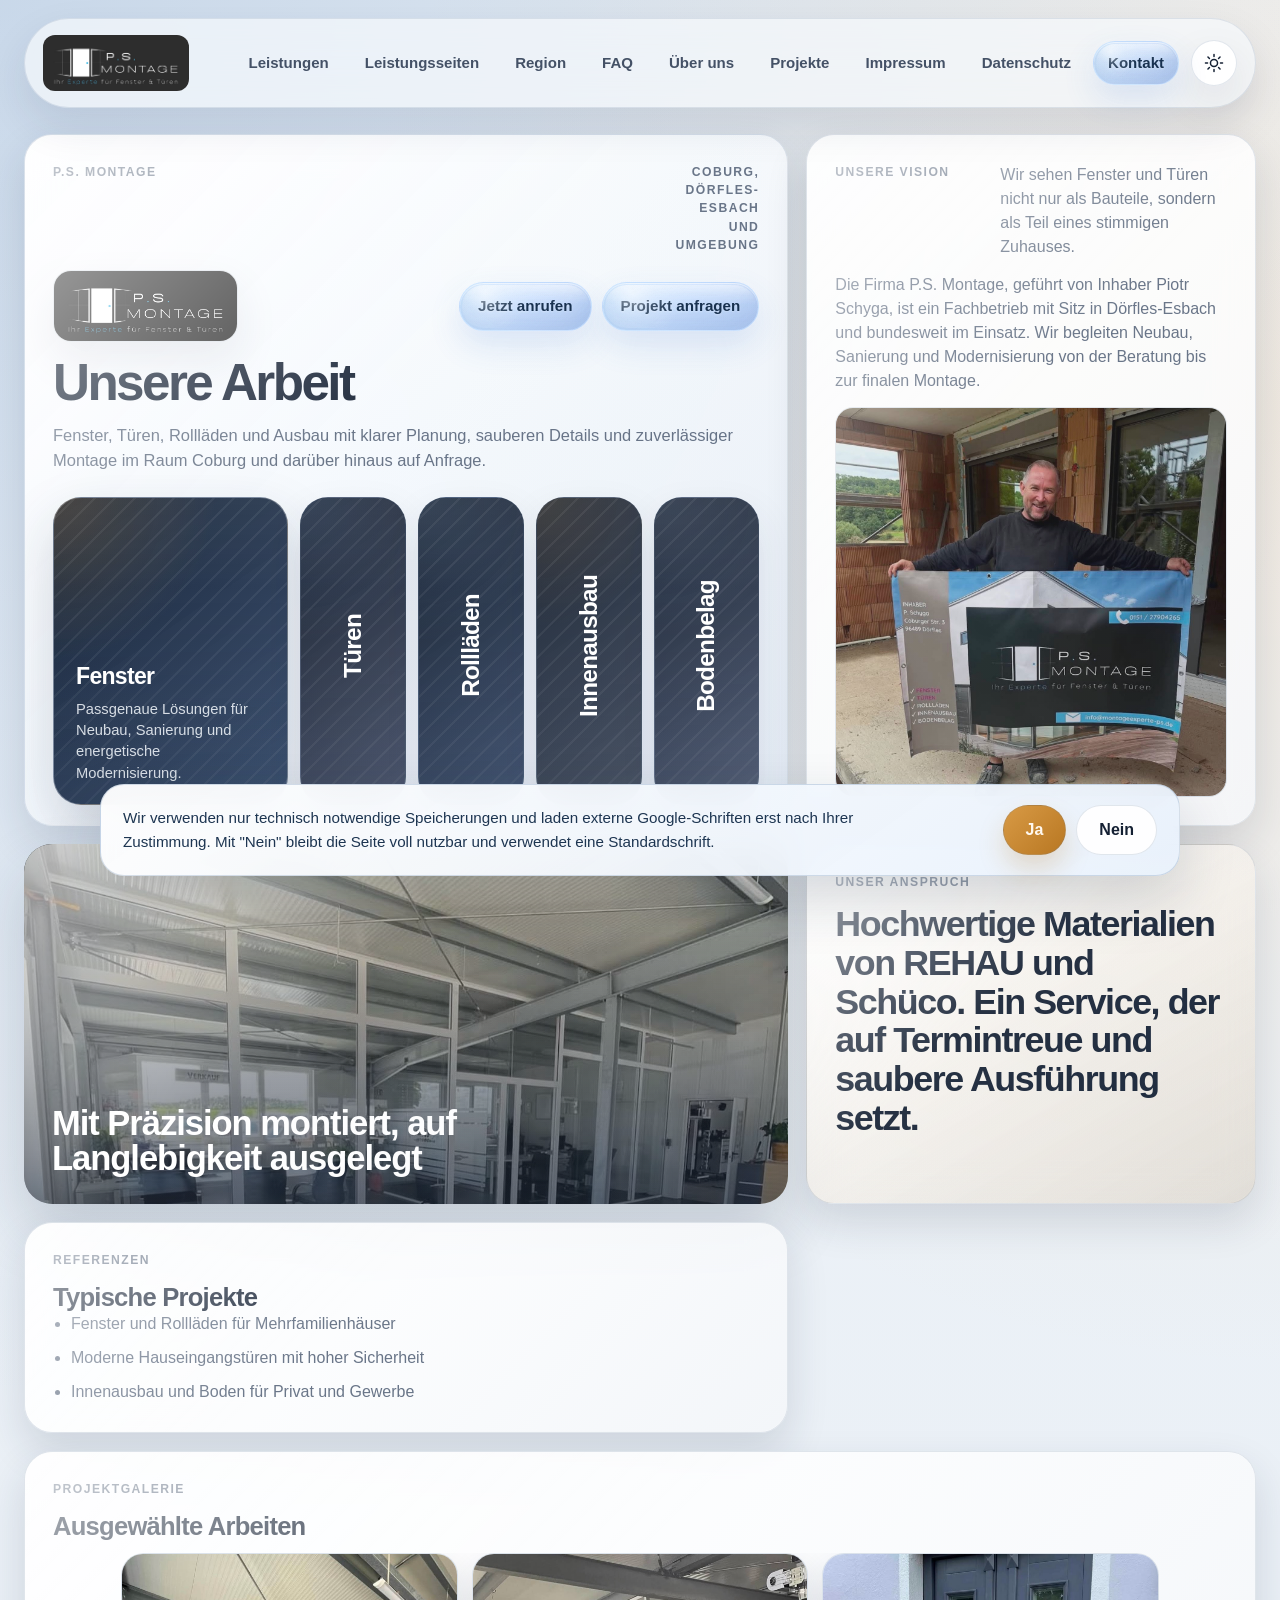
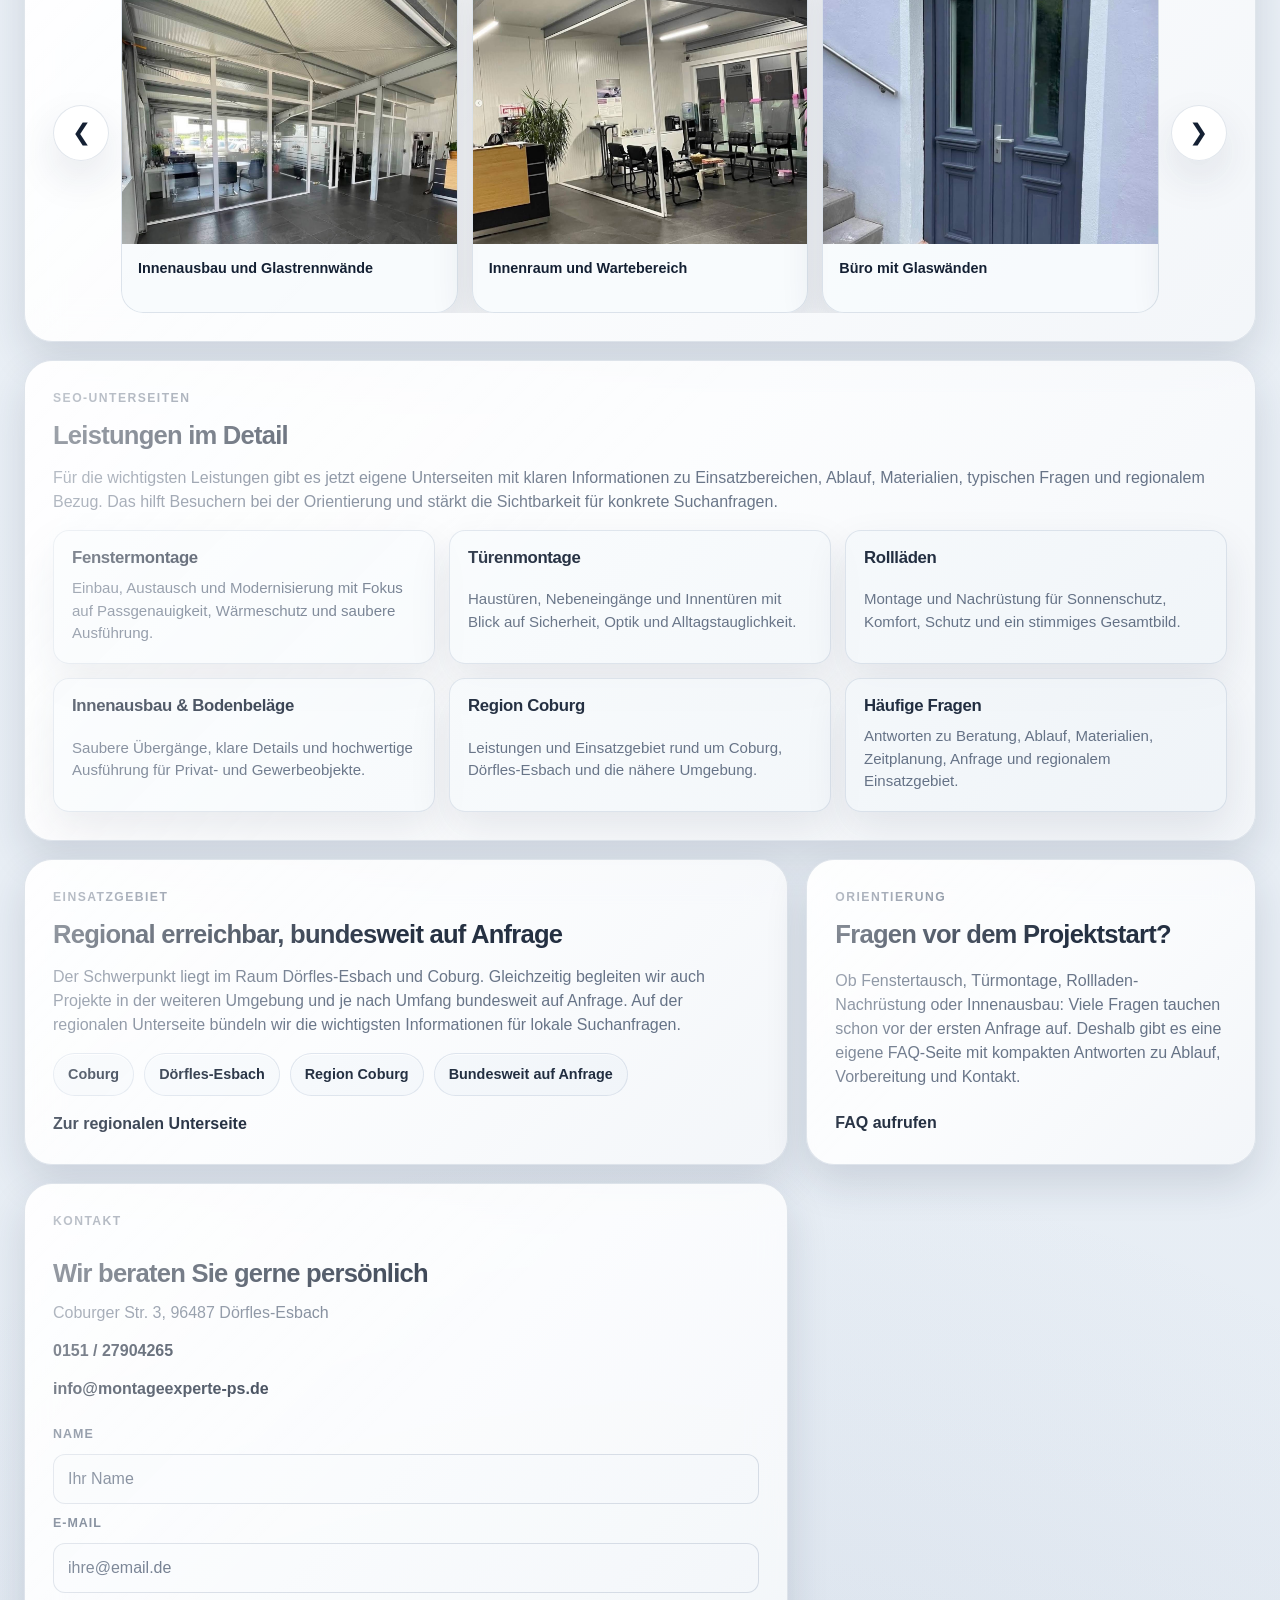
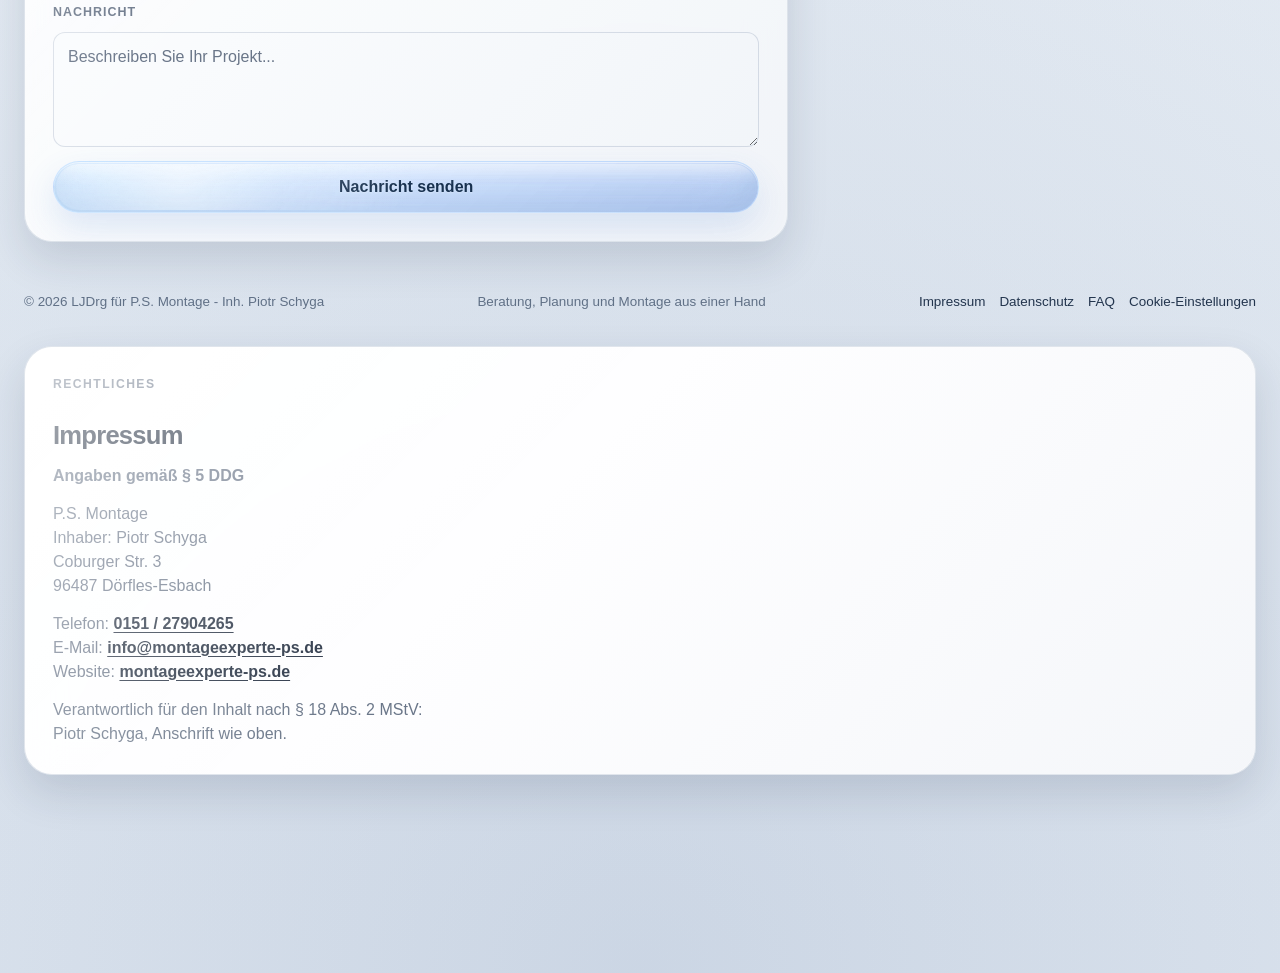
<file: index.html>
<!DOCTYPE html>
<html lang="de">
<head>
    <meta charset="UTF-8">
    <meta name="viewport" content="width=device-width, initial-scale=1.0">
    <title>P.S. Montage | Fenster, Türen & Innenausbau in Coburg und Dörfles-Esbach</title>
    <meta name="description" content="P.S. Montage aus Dörfles-Esbach bei Coburg: Fenster, Türen, Rollläden, Innenausbau und Bodenbeläge mit Beratung, Planung und fachgerechter Montage.">
    <meta name="robots" content="index, follow, max-image-preview:large">
    <link rel="canonical" href="https://montageexperte-ps.de/">
    <meta property="og:locale" content="de_DE">
    <meta property="og:type" content="website">
    <meta property="og:title" content="P.S. Montage | Fenster, Türen & Innenausbau in Coburg und Dörfles-Esbach">
    <meta property="og:description" content="Fenster, Türen, Rollläden, Innenausbau und Bodenbeläge mit Beratung, Planung und fachgerechter Montage in Coburg und Umgebung.">
    <meta property="og:url" content="https://montageexperte-ps.de/">
    <meta property="og:site_name" content="P.S. Montage">
    <meta property="og:image" content="https://montageexperte-ps.de/IMG_3748.jpg">
    <meta name="twitter:card" content="summary_large_image">
    <meta name="twitter:title" content="P.S. Montage | Fenster, Türen & Innenausbau in Coburg und Dörfles-Esbach">
    <meta name="twitter:description" content="Fenster, Türen, Rollläden, Innenausbau und Bodenbeläge mit Beratung, Planung und fachgerechter Montage in Coburg und Umgebung.">
    <meta name="twitter:image" content="https://montageexperte-ps.de/IMG_3748.jpg">
    <script type="application/ld+json">
        {
            "@context": "https://schema.org",
            "@type": "HomeAndConstructionBusiness",
            "name": "P.S. Montage",
            "url": "https://montageexperte-ps.de/",
            "image": "https://montageexperte-ps.de/IMG_3748.jpg",
            "telephone": "+49 151 27904265",
            "email": "info@montageexperte-ps.de",
            "address": {
                "@type": "PostalAddress",
                "streetAddress": "Coburger Str. 3",
                "postalCode": "96487",
                "addressLocality": "Dörfles-Esbach",
                "addressCountry": "DE"
            },
            "areaServed": "DE",
            "founder": "Piotr Schyga",
            "serviceType": [
                "Fenstermontage",
                "Türenmontage",
                "Rollläden",
                "Innenausbau",
                "Bodenbeläge"
            ]
        }
    </script>
    <link rel="icon" type="image/svg+xml" href="data:image/svg+xml,%3Csvg xmlns='http://www.w3.org/2000/svg' viewBox='0 0 32 32'%3E%3Crect width='32' height='32' rx='7' fill='%230f1014'/%3E%3Ctext x='16' y='21' text-anchor='middle' fill='white' font-family='Arial' font-size='12' font-weight='700'%3EPS%3C/text%3E%3C/svg%3E">
    <link rel="stylesheet" href="style.css">
</head>
<body>
<header class="site-header" id="home">
    <div class="header-inner">
        <a class="brand" href="#home">
            <img
                class="logo-image"
                src="IMG_3748.jpg"
                alt="P.S. Montage Logo"
            >
        </a>
        <div class="header-actions">
            <nav class="nav-links">
                <a href="#leistungen">Leistungen</a>
                <a href="#leistungsseiten">Leistungsseiten</a>
                <a href="fenster-tueren-coburg-doerfles-esbach.html">Region</a>
                <a href="haeufige-fragen.html">FAQ</a>
                <a href="#ueber-uns">Über uns</a>
                <a href="#projekte">Projekte</a>
                <a href="#impressum">Impressum</a>
                <a href="datenschutz.html">Datenschutz</a>
                <a href="#kontakt" class="btn-primary">Kontakt</a>
            </nav>
            <button
                class="theme-toggle"
                type="button"
                data-theme-toggle
                aria-label="Hell- und Dunkelmodus wechseln"
                title="Hell- und Dunkelmodus wechseln"
            >
                <svg viewBox="0 0 24 24" aria-hidden="true">
                    <circle cx="12" cy="12" r="4.25"></circle>
                    <path d="M12 1.75v2.5M12 19.75v2.5M4.75 4.75l1.8 1.8M17.45 17.45l1.8 1.8M1.75 12h2.5M19.75 12h2.5M4.75 19.25l1.8-1.8M17.45 6.55l1.8-1.8"></path>
                </svg>
                <span class="sr-only">Theme wechseln</span>
            </button>
            <button class="menu-toggle" aria-label="Menü öffnen" aria-expanded="false" aria-controls="mobile-nav">
                <span></span><span></span><span></span>
            </button>
        </div>
    </div>
    <nav class="mobile-nav" id="mobile-nav">
        <a href="#leistungen">Leistungen</a>
        <a href="#leistungsseiten">Leistungsseiten</a>
        <a href="fenster-tueren-coburg-doerfles-esbach.html">Region</a>
        <a href="haeufige-fragen.html">FAQ</a>
        <a href="#ueber-uns">Über uns</a>
        <a href="#projekte">Projekte</a>
        <a href="#impressum">Impressum</a>
        <a href="datenschutz.html">Datenschutz</a>
        <a href="#kontakt">Kontakt</a>
    </nav>
</header>

<main class="layout-shell">
    <section class="grid">
        <article class="card craft-card" id="leistungen">
            <div class="card-topline">
                <small>P.S. Montage</small>
                <small>Coburg, Dörfles-Esbach und Umgebung</small>
            </div>
            <div class="craft-intro-row">
                <img class="craft-logo" src="IMG_3748.jpg" alt="P.S. Montage Signet">
                <div class="craft-quick-actions">
                    <a href="tel:+4915127904265" class="craft-action">Jetzt anrufen</a>
                    <a href="#kontakt" class="craft-action">Projekt anfragen</a>
                </div>
            </div>
            <h1>Unsere Arbeit</h1>
            <p>Fenster, Türen, Rollläden und Ausbau mit klarer Planung, sauberen Details und zuverlässiger Montage im Raum Coburg und darüber hinaus auf Anfrage.</p>
            <div class="service-spotlight" aria-label="Leistungsbereiche">
                <button
                    class="service-panel is-active"
                    type="button"
                    data-service-panel
                    aria-pressed="true"
                >
                    <strong>Fenster</strong>
                    <span class="service-panel__copy">Passgenaue Lösungen für Neubau, Sanierung und energetische Modernisierung.</span>
                </button>
                <button
                    class="service-panel"
                    type="button"
                    data-service-panel
                    aria-pressed="false"
                >
                    <strong>Türen</strong>
                    <span class="service-panel__copy">Sauber montiert, sicher im Alltag und abgestimmt auf Fassade und Nutzung.</span>
                </button>
                <button
                    class="service-panel"
                    type="button"
                    data-service-panel
                    aria-pressed="false"
                >
                    <strong>Rollläden</strong>
                    <span class="service-panel__copy">Funktion, Schutz und Komfort mit langlebigen Systemen für Privat und Gewerbe.</span>
                </button>
                <button
                    class="service-panel"
                    type="button"
                    data-service-panel
                    aria-pressed="false"
                >
                    <strong>Innenausbau</strong>
                    <span class="service-panel__copy">Klare Details, saubere Übergänge und Ausbauarbeiten mit ruhiger Handschrift.</span>
                </button>
                <button
                    class="service-panel"
                    type="button"
                    data-service-panel
                    aria-pressed="false"
                >
                    <strong>Bodenbelag</strong>
                    <span class="service-panel__copy">Robuste und hochwertige Beläge, sorgfältig verlegt für ein stimmiges Gesamtbild.</span>
                </button>
            </div>
        </article>

        <article class="card vision-card" id="ueber-uns">
            <div class="split-head">
                <small>Unsere Vision</small>
                <p>Wir sehen Fenster und Türen nicht nur als Bauteile, sondern als Teil eines stimmigen Zuhauses.</p>
            </div>
            <p class="body-text">
                Die Firma P.S. Montage, geführt von Inhaber Piotr Schyga, ist ein Fachbetrieb mit Sitz in Dörfles-Esbach und bundesweit im Einsatz.
                Wir begleiten Neubau, Sanierung und Modernisierung von der Beratung bis zur finalen Montage.
            </p>
            <img
                class="owner-photo"
                src="IMG_3746.jpg"
                alt="Inhaber Piotr Schyga"
            >
        </article>

        <article class="card image-card">
            <div class="overlay">
                <h2>Mit Präzision montiert, auf Langlebigkeit ausgelegt</h2>
            </div>
        </article>

        <article class="card mission-card">
            <small>Unser Anspruch</small>
            <h3>
                Hochwertige Materialien von REHAU und Schüco.
                Ein Service, der auf Termintreue und saubere Ausführung setzt.
            </h3>
        </article>

        <article class="card projects-card" id="projekte">
            <div class="projects-head">
                <small>Referenzen</small>
                <h3>Typische Projekte</h3>
            </div>
            <ul>
                <li>Fenster und Rollläden für Mehrfamilienhäuser</li>
                <li>Moderne Hauseingangstüren mit hoher Sicherheit</li>
                <li>Innenausbau und Boden für Privat und Gewerbe</li>
            </ul>
        </article>

        <article class="card gallery-card">
            <div class="projects-head">
                <small>Projektgalerie</small>
                <h3>Ausgewählte Arbeiten</h3>
            </div>
            <div class="project-carousel" aria-label="Projektbilder Karussell">
                <button class="carousel-arrow prev" type="button" aria-label="Vorheriges Projekt">&#10094;</button>
                <div class="carousel-viewport">
                    <div class="carousel-track">
                        <figure class="carousel-slide">
                            <img src="IMG_3754.jpg" alt="Innenausbau und Glastrennwände" loading="lazy">
                            <figcaption>Innenausbau und Glastrennwände</figcaption>
                        </figure>
                        <figure class="carousel-slide">
                            <img src="IMG_3750.jpg" alt="Innenraum und Wartebereich" loading="lazy">
                            <figcaption>Innenraum und Wartebereich</figcaption>
                        </figure>
                        <figure class="carousel-slide">
                            <img src="IMG_3749.jpg" alt="Büro mit Glaswänden" loading="lazy">
                            <figcaption>Büro mit Glaswänden</figcaption>
                        </figure>
                        <figure class="carousel-slide">
                            <img src="IMG_3745.jpg" alt="Schiebetür im Innenbereich" loading="lazy">
                            <figcaption>Schiebetür im Innenbereich</figcaption>
                        </figure>
                        <figure class="carousel-slide">
                            <img src="IMG_3751.jpg" alt="Moderne Haustür" loading="lazy">
                            <figcaption>Moderne Haustür</figcaption>
                        </figure>
                        <figure class="carousel-slide">
                            <img src="IMG_3744.jpg" alt="Klassische Eingangstür" loading="lazy">
                            <figcaption>Klassische Eingangstür</figcaption>
                        </figure>
                        <figure class="carousel-slide">
                            <img src="IMG_3741.jpg" alt="Mehrfamilienhaus mit Balkonanlage" loading="lazy">
                            <figcaption>Mehrfamilienhaus mit Balkonanlage</figcaption>
                        </figure>
                        <figure class="carousel-slide">
                            <img src="IMG_3747.jpg" alt="Fassade mit Fenster und Rollläden" loading="lazy">
                            <figcaption>Fassade mit Fenster und Rollläden</figcaption>
                        </figure>
                        <figure class="carousel-slide">
                            <img src="IMG_3755.jpg" alt="Wohngebäude Seitenansicht" loading="lazy">
                            <figcaption>Wohngebäude Seitenansicht</figcaption>
                        </figure>
                        <figure class="carousel-slide">
                            <img src="IMG_3752.jpg" alt="Gebäudeansicht Garten" loading="lazy">
                            <figcaption>Gebäudeansicht Garten</figcaption>
                        </figure>
                        <figure class="carousel-slide">
                            <img src="IMG_3753.jpg" alt="Neubau im Rohzustand" loading="lazy">
                            <figcaption>Neubau im Rohzustand</figcaption>
                        </figure>
                        <figure class="carousel-slide">
                            <img src="IMG_3743.jpg" alt="Doppelflügeltür" loading="lazy">
                            <figcaption>Doppelflügeltür</figcaption>
                        </figure>
                    </div>
                </div>
                <button class="carousel-arrow next" type="button" aria-label="Nächstes Projekt">&#10095;</button>
            </div>
        </article>

        <article class="card service-links-card" id="leistungsseiten">
            <div class="projects-head">
                <small>SEO-Unterseiten</small>
                <h3>Leistungen im Detail</h3>
            </div>
            <p class="body-text">
                Für die wichtigsten Leistungen gibt es jetzt eigene Unterseiten mit klaren Informationen zu Einsatzbereichen,
                Ablauf, Materialien, typischen Fragen und regionalem Bezug. Das hilft Besuchern bei der Orientierung und stärkt
                die Sichtbarkeit für konkrete Suchanfragen.
            </p>
            <div class="link-grid">
                <a class="link-card" href="fenstermontage.html">
                    <strong>Fenstermontage</strong>
                    <span>Einbau, Austausch und Modernisierung mit Fokus auf Passgenauigkeit, Wärmeschutz und saubere Ausführung.</span>
                </a>
                <a class="link-card" href="tuerenmontage.html">
                    <strong>Türenmontage</strong>
                    <span>Haustüren, Nebeneingänge und Innentüren mit Blick auf Sicherheit, Optik und Alltagstauglichkeit.</span>
                </a>
                <a class="link-card" href="rolllaeden.html">
                    <strong>Rollläden</strong>
                    <span>Montage und Nachrüstung für Sonnenschutz, Komfort, Schutz und ein stimmiges Gesamtbild.</span>
                </a>
                <a class="link-card" href="innenausbau-bodenbelaege.html">
                    <strong>Innenausbau & Bodenbeläge</strong>
                    <span>Saubere Übergänge, klare Details und hochwertige Ausführung für Privat- und Gewerbeobjekte.</span>
                </a>
                <a class="link-card" href="fenster-tueren-coburg-doerfles-esbach.html">
                    <strong>Region Coburg</strong>
                    <span>Leistungen und Einsatzgebiet rund um Coburg, Dörfles-Esbach und die nähere Umgebung.</span>
                </a>
                <a class="link-card" href="haeufige-fragen.html">
                    <strong>Häufige Fragen</strong>
                    <span>Antworten zu Beratung, Ablauf, Materialien, Zeitplanung, Anfrage und regionalem Einsatzgebiet.</span>
                </a>
            </div>
        </article>

        <article class="card local-info-card">
            <div class="projects-head">
                <small>Einsatzgebiet</small>
                <h3>Regional erreichbar, bundesweit auf Anfrage</h3>
            </div>
            <p class="body-text">
                Der Schwerpunkt liegt im Raum Dörfles-Esbach und Coburg. Gleichzeitig begleiten wir auch Projekte in der weiteren
                Umgebung und je nach Umfang bundesweit auf Anfrage. Auf der regionalen Unterseite bündeln wir die wichtigsten
                Informationen für lokale Suchanfragen.
            </p>
            <div class="pill-list" aria-label="Regionale Schwerpunkte">
                <span>Coburg</span>
                <span>Dörfles-Esbach</span>
                <span>Region Coburg</span>
                <span>Bundesweit auf Anfrage</span>
            </div>
            <a class="text-link" href="fenster-tueren-coburg-doerfles-esbach.html">Zur regionalen Unterseite</a>
        </article>

        <article class="card faq-teaser-card">
            <div class="projects-head">
                <small>Orientierung</small>
                <h3>Fragen vor dem Projektstart?</h3>
            </div>
            <p class="body-text">
                Ob Fenstertausch, Türmontage, Rollladen-Nachrüstung oder Innenausbau: Viele Fragen tauchen schon vor der ersten
                Anfrage auf. Deshalb gibt es eine eigene FAQ-Seite mit kompakten Antworten zu Ablauf, Vorbereitung und Kontakt.
            </p>
            <a class="text-link" href="haeufige-fragen.html">FAQ aufrufen</a>
        </article>

        <article class="card contact-card" id="kontakt">
            <small>Kontakt</small>
            <h3>Wir beraten Sie gerne persönlich</h3>
            <p>Coburger Str. 3, 96487 Dörfles-Esbach</p>
            <a href="tel:+4915127904265">0151 / 27904265</a>
            <a href="mailto:info@montageexperte-ps.de">info@montageexperte-ps.de</a>
            <form class="contact-form">
                <label for="name">Name</label>
                <input id="name" name="name" type="text" placeholder="Ihr Name" required>
                <label for="email">E-Mail</label>
                <input id="email" name="email" type="email" placeholder="ihre@email.de" required>
                <label for="message">Nachricht</label>
                <textarea id="message" name="message" placeholder="Beschreiben Sie Ihr Projekt..." required></textarea>
                <button type="submit">Nachricht senden</button>
            </form>
        </article>
    </section>
</main>

<footer class="site-footer">
    <p>&copy; 2026 LJDrg für P.S. Montage - Inh. Piotr Schyga</p>
    <p>Beratung, Planung und Montage aus einer Hand</p>
    <div class="footer-legal-links">
        <a href="#impressum">Impressum</a>
        <a href="datenschutz.html">Datenschutz</a>
        <a href="haeufige-fragen.html">FAQ</a>
        <button type="button" class="footer-link-button" data-open-cookie-settings>Cookie-Einstellungen</button>
    </div>
</footer>

<section class="legal-section" aria-label="Rechtliche Hinweise">
    <div class="legal-card" id="impressum">
        <small>Rechtliches</small>
        <h3>Impressum</h3>
        <p><strong>Angaben gemäß § 5 DDG</strong></p>
        <p>
            P.S. Montage<br>
            Inhaber: Piotr Schyga<br>
            Coburger Str. 3<br>
            96487 Dörfles-Esbach
        </p>
        <p>
            Telefon: <a href="tel:+4915127904265">0151 / 27904265</a><br>
            E-Mail: <a href="mailto:info@montageexperte-ps.de">info@montageexperte-ps.de</a><br>
            Website: <a href="https://montageexperte-ps.de">montageexperte-ps.de</a>
        </p>
        <p>
            Verantwortlich für den Inhalt nach § 18 Abs. 2 MStV:<br>
            Piotr Schyga, Anschrift wie oben.
        </p>
    </div>
</section>

<aside class="cookie-banner" role="dialog" aria-live="polite" aria-label="Cookie-Hinweis">
    <div class="cookie-banner__content">
        <p>
            Wir verwenden nur technisch notwendige Speicherungen und laden externe Google-Schriften erst nach Ihrer Zustimmung.
            Mit "Nein" bleibt die Seite voll nutzbar und verwendet eine Standardschrift.
        </p>
        <div class="cookie-banner__actions">
            <button type="button" class="cookie-button cookie-button--accept" data-cookie-choice="accepted">Ja</button>
            <button type="button" class="cookie-button cookie-button--decline" data-cookie-choice="declined">Nein</button>
        </div>
    </div>
</aside>

<script src="main.js"></script>
</body>
</html>
</file>
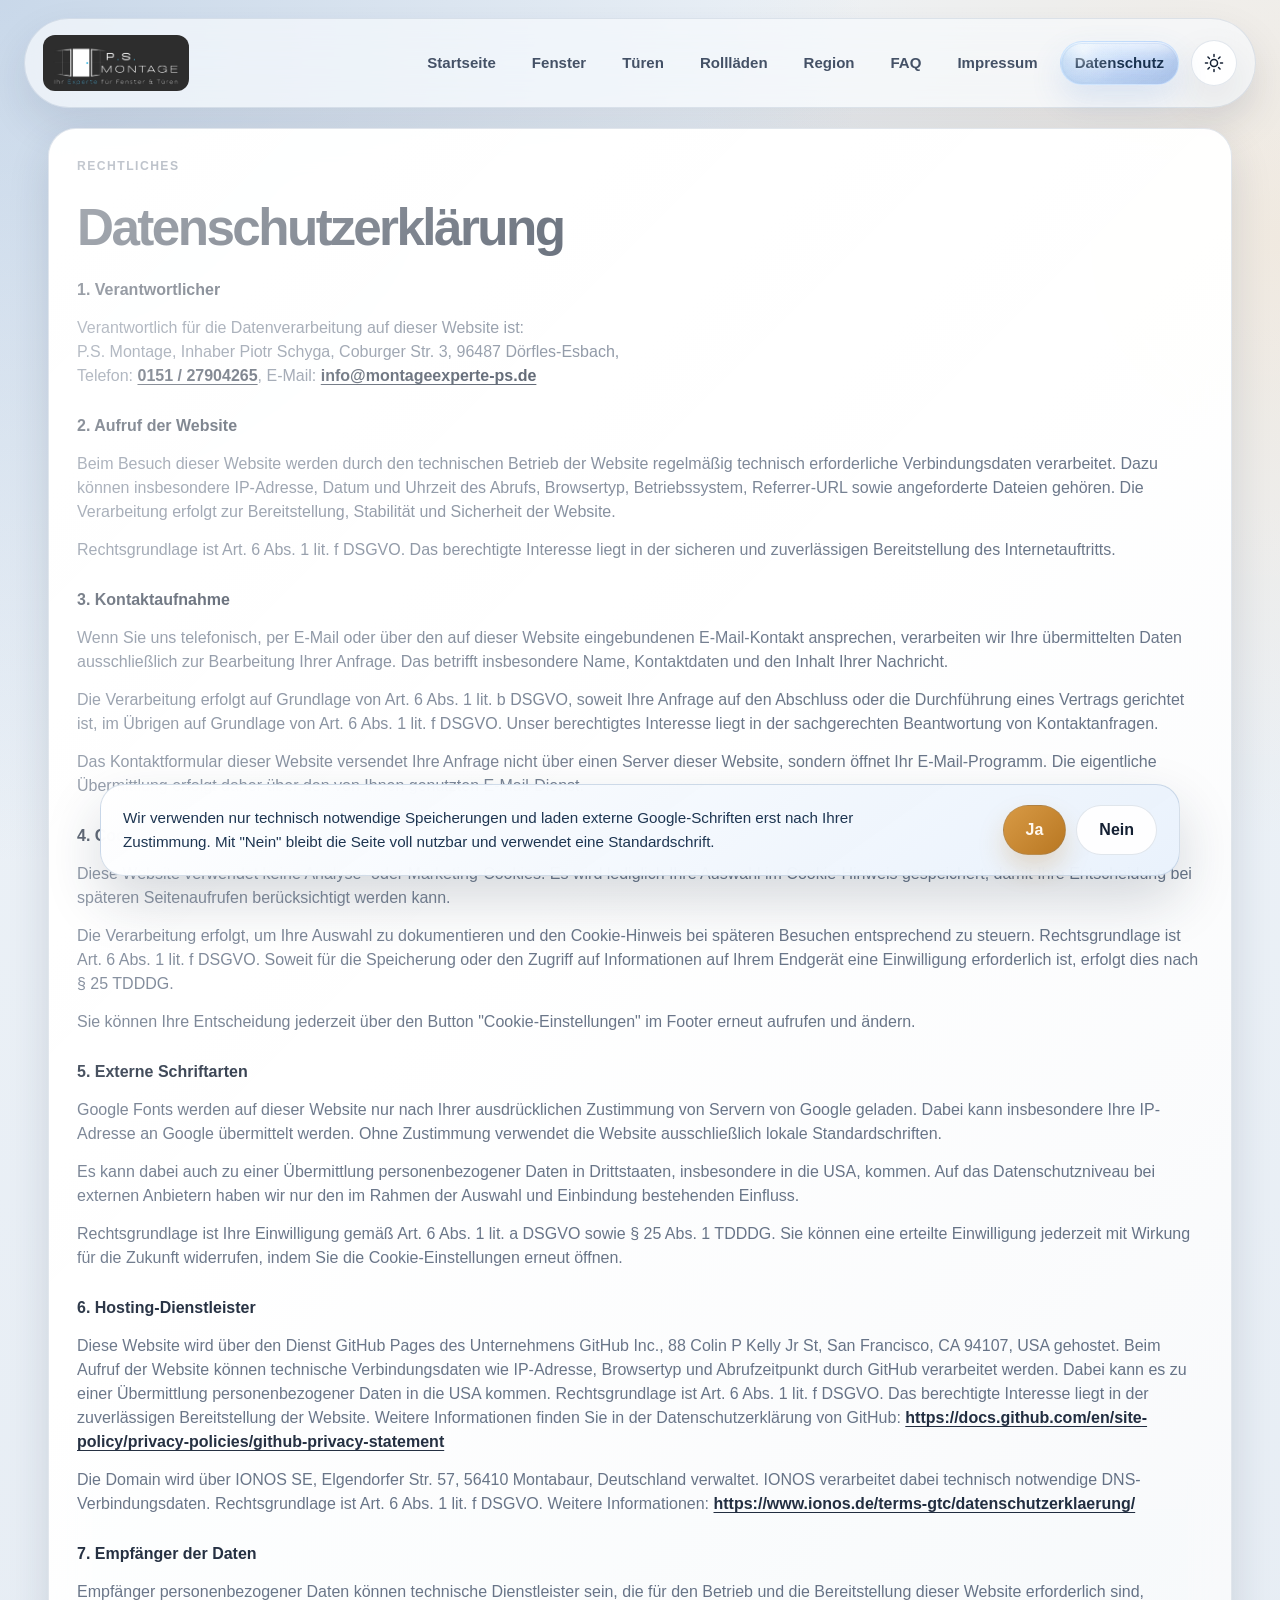
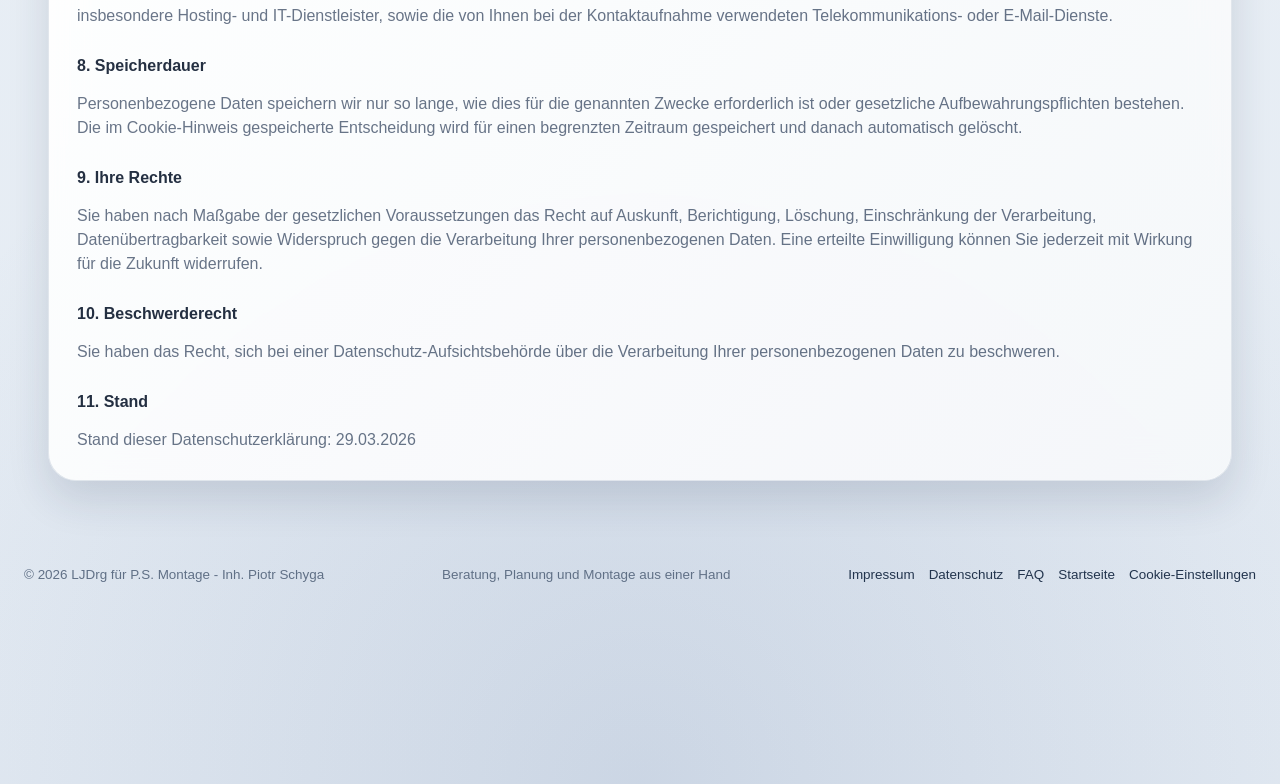
<file: datenschutz.html>
<!DOCTYPE html>
<html lang="de">
<head>
    <meta charset="UTF-8">
    <meta name="viewport" content="width=device-width, initial-scale=1.0">
    <title>Datenschutz - P.S. Montage</title>
    <meta name="description" content="Datenschutzerklärung der P.S. Montage. Informationen zur Verarbeitung personenbezogener Daten auf montageexperte-ps.de.">
    <link rel="icon" type="image/svg+xml" href="data:image/svg+xml,%3Csvg xmlns='http://www.w3.org/2000/svg' viewBox='0 0 32 32'%3E%3Crect width='32' height='32' rx='7' fill='%230f1014'/%3E%3Ctext x='16' y='21' text-anchor='middle' fill='white' font-family='Arial' font-size='12' font-weight='700'%3EPS%3C/text%3E%3C/svg%3E">
    <link rel="stylesheet" href="style.css">
</head>
<body>
<header class="site-header legal-header">
    <div class="header-inner">
        <a class="brand" href="index.html#home" aria-label="Zur Startseite">
            <img
                class="logo-image"
                src="IMG_3748.jpg"
                alt="P.S. Montage Logo"
            >
        </a>
        <div class="header-actions">
            <nav class="nav-links legal-nav">
                <a href="index.html">Startseite</a>
                <a href="fenstermontage.html">Fenster</a>
                <a href="tuerenmontage.html">Türen</a>
                <a href="rolllaeden.html">Rollläden</a>
                <a href="fenster-tueren-coburg-doerfles-esbach.html">Region</a>
                <a href="haeufige-fragen.html">FAQ</a>
                <a href="index.html#impressum">Impressum</a>
                <a href="datenschutz.html" class="btn-primary">Datenschutz</a>
            </nav>
            <button
                class="theme-toggle"
                type="button"
                data-theme-toggle
                aria-label="Hell- und Dunkelmodus wechseln"
                title="Hell- und Dunkelmodus wechseln"
            >
                <svg viewBox="0 0 24 24" aria-hidden="true">
                    <circle cx="12" cy="12" r="4.25"></circle>
                    <path d="M12 1.75v2.5M12 19.75v2.5M4.75 4.75l1.8 1.8M17.45 17.45l1.8 1.8M1.75 12h2.5M19.75 12h2.5M4.75 19.25l1.8-1.8M17.45 6.55l1.8-1.8"></path>
                </svg>
                <span class="sr-only">Theme wechseln</span>
            </button>
            <button class="menu-toggle" aria-label="Menü öffnen" aria-expanded="false" aria-controls="mobile-nav">
                <span></span><span></span><span></span>
            </button>
        </div>
    </div>
    <nav class="mobile-nav" id="mobile-nav">
        <a href="index.html">Startseite</a>
        <a href="fenstermontage.html">Fenster</a>
        <a href="tuerenmontage.html">Türen</a>
        <a href="rolllaeden.html">Rollläden</a>
        <a href="fenster-tueren-coburg-doerfles-esbach.html">Region</a>
        <a href="haeufige-fragen.html">FAQ</a>
        <a href="index.html#impressum">Impressum</a>
        <a href="datenschutz.html">Datenschutz</a>
    </nav>
</header>

<main class="legal-page">
    <section class="legal-section legal-section--single" aria-label="Datenschutzerklärung">
        <div class="legal-card" id="datenschutz">
            <small>Rechtliches</small>
            <h1>Datenschutzerklärung</h1>

            <h4>1. Verantwortlicher</h4>
            <p>
                Verantwortlich für die Datenverarbeitung auf dieser Website ist:<br>
                P.S. Montage, Inhaber Piotr Schyga, Coburger Str. 3, 96487 Dörfles-Esbach,<br>
                Telefon: <a href="tel:+4915127904265">0151 / 27904265</a>,
                E-Mail: <a href="mailto:info@montageexperte-ps.de">info@montageexperte-ps.de</a>
            </p>

            <h4>2. Aufruf der Website</h4>
            <p>
                Beim Besuch dieser Website werden durch den technischen Betrieb der Website regelmäßig technisch
                erforderliche Verbindungsdaten verarbeitet. Dazu können insbesondere IP-Adresse, Datum und Uhrzeit
                des Abrufs, Browsertyp, Betriebssystem, Referrer-URL sowie angeforderte Dateien gehören. Die
                Verarbeitung erfolgt zur Bereitstellung, Stabilität und Sicherheit der Website.
            </p>
            <p>
                Rechtsgrundlage ist Art. 6 Abs. 1 lit. f DSGVO. Das berechtigte Interesse liegt in der sicheren und
                zuverlässigen Bereitstellung des Internetauftritts.
            </p>

            <h4>3. Kontaktaufnahme</h4>
            <p>
                Wenn Sie uns telefonisch, per E-Mail oder über den auf dieser Website eingebundenen E-Mail-Kontakt ansprechen,
                verarbeiten wir Ihre übermittelten Daten ausschließlich zur Bearbeitung Ihrer Anfrage. Das betrifft insbesondere
                Name, Kontaktdaten und den Inhalt Ihrer Nachricht.
            </p>
            <p>
                Die Verarbeitung erfolgt auf Grundlage von Art. 6 Abs. 1 lit. b DSGVO, soweit Ihre Anfrage auf den Abschluss
                oder die Durchführung eines Vertrags gerichtet ist, im Übrigen auf Grundlage von Art. 6 Abs. 1 lit. f DSGVO.
                Unser berechtigtes Interesse liegt in der sachgerechten Beantwortung von Kontaktanfragen.
            </p>
            <p>
                Das Kontaktformular dieser Website versendet Ihre Anfrage nicht über einen Server dieser Website, sondern
                öffnet Ihr E-Mail-Programm. Die eigentliche Übermittlung erfolgt daher über den von Ihnen genutzten
                E-Mail-Dienst.
            </p>

            <h4>4. Cookies und Einwilligungsverwaltung</h4>
            <p>
                Diese Website verwendet keine Analyse- oder Marketing-Cookies. Es wird lediglich Ihre Auswahl im Cookie-Hinweis
                gespeichert, damit Ihre Entscheidung bei späteren Seitenaufrufen berücksichtigt werden kann.
            </p>
            <p>
                Die Verarbeitung erfolgt, um Ihre Auswahl zu dokumentieren und den Cookie-Hinweis bei späteren Besuchen
                entsprechend zu steuern. Rechtsgrundlage ist Art. 6 Abs. 1 lit. f DSGVO. Soweit für die Speicherung oder den
                Zugriff auf Informationen auf Ihrem Endgerät eine Einwilligung erforderlich ist, erfolgt dies nach § 25 TDDDG.
            </p>
            <p>
                Sie können Ihre Entscheidung jederzeit über den Button "Cookie-Einstellungen" im Footer erneut aufrufen und
                ändern.
            </p>

            <h4>5. Externe Schriftarten</h4>
            <p>
                Google Fonts werden auf dieser Website nur nach Ihrer ausdrücklichen Zustimmung von Servern von Google geladen.
                Dabei kann insbesondere Ihre IP-Adresse an Google übermittelt werden. Ohne Zustimmung verwendet die Website
                ausschließlich lokale Standardschriften.
            </p>
            <p>
                Es kann dabei auch zu einer Übermittlung personenbezogener Daten in Drittstaaten, insbesondere in die USA,
                kommen. Auf das Datenschutzniveau bei externen Anbietern haben wir nur den im Rahmen der Auswahl und Einbindung
                bestehenden Einfluss.
            </p>
            <p>
                Rechtsgrundlage ist Ihre Einwilligung gemäß Art. 6 Abs. 1 lit. a DSGVO sowie § 25 Abs. 1 TDDDG. Sie können
                eine erteilte Einwilligung jederzeit mit Wirkung für die Zukunft widerrufen, indem Sie die Cookie-Einstellungen
                erneut öffnen.
            </p>

            <h4>6. Hosting-Dienstleister</h4>
            <p>
                Diese Website wird über den Dienst GitHub Pages des Unternehmens GitHub Inc., 88 Colin P Kelly Jr St,
                San Francisco, CA 94107, USA gehostet. Beim Aufruf der Website können technische Verbindungsdaten wie
                IP-Adresse, Browsertyp und Abrufzeitpunkt durch GitHub verarbeitet werden. Dabei kann es zu einer
                Übermittlung personenbezogener Daten in die USA kommen. Rechtsgrundlage ist Art. 6 Abs. 1 lit. f
                DSGVO. Das berechtigte Interesse liegt in der zuverlässigen Bereitstellung der Website. Weitere
                Informationen finden Sie in der Datenschutzerklärung von GitHub:
                <a href="https://docs.github.com/en/site-policy/privacy-policies/github-privacy-statement" target="_blank" rel="noopener noreferrer">https://docs.github.com/en/site-policy/privacy-policies/github-privacy-statement</a>
            </p>
            <p>
                Die Domain wird über IONOS SE, Elgendorfer Str. 57, 56410 Montabaur, Deutschland verwaltet. IONOS
                verarbeitet dabei technisch notwendige DNS-Verbindungsdaten. Rechtsgrundlage ist Art. 6 Abs. 1 lit. f
                DSGVO. Weitere Informationen:
                <a href="https://www.ionos.de/terms-gtc/datenschutzerklaerung/" target="_blank" rel="noopener noreferrer">https://www.ionos.de/terms-gtc/datenschutzerklaerung/</a>
            </p>

            <h4>7. Empfänger der Daten</h4>
            <p>
                Empfänger personenbezogener Daten können technische Dienstleister sein, die für den Betrieb und die
                Bereitstellung dieser Website erforderlich sind, insbesondere Hosting- und IT-Dienstleister, sowie die von Ihnen
                bei der Kontaktaufnahme verwendeten Telekommunikations- oder E-Mail-Dienste.
            </p>

            <h4>8. Speicherdauer</h4>
            <p>
                Personenbezogene Daten speichern wir nur so lange, wie dies für die genannten Zwecke erforderlich ist oder
                gesetzliche Aufbewahrungspflichten bestehen. Die im Cookie-Hinweis gespeicherte Entscheidung wird für einen
                begrenzten Zeitraum gespeichert und danach automatisch gelöscht.
            </p>

            <h4>9. Ihre Rechte</h4>
            <p>
                Sie haben nach Maßgabe der gesetzlichen Voraussetzungen das Recht auf Auskunft, Berichtigung, Löschung,
                Einschränkung der Verarbeitung, Datenübertragbarkeit sowie Widerspruch gegen die Verarbeitung Ihrer
                personenbezogenen Daten. Eine erteilte Einwilligung können Sie jederzeit mit Wirkung für die Zukunft widerrufen.
            </p>

            <h4>10. Beschwerderecht</h4>
            <p>
                Sie haben das Recht, sich bei einer Datenschutz-Aufsichtsbehörde über die Verarbeitung Ihrer personenbezogenen
                Daten zu beschweren.
            </p>

            <h4>11. Stand</h4>
            <p>Stand dieser Datenschutzerklärung: 29.03.2026</p>
        </div>
    </section>
</main>

<footer class="site-footer">
    <p>&copy; 2026 LJDrg für P.S. Montage - Inh. Piotr Schyga</p>
    <p>Beratung, Planung und Montage aus einer Hand</p>
    <div class="footer-legal-links">
        <a href="index.html#impressum">Impressum</a>
        <a href="datenschutz.html">Datenschutz</a>
        <a href="haeufige-fragen.html">FAQ</a>
        <a href="index.html">Startseite</a>
        <button type="button" class="footer-link-button" data-open-cookie-settings>Cookie-Einstellungen</button>
    </div>
</footer>

<aside class="cookie-banner" role="dialog" aria-live="polite" aria-label="Cookie-Hinweis">
    <div class="cookie-banner__content">
        <p>
            Wir verwenden nur technisch notwendige Speicherungen und laden externe Google-Schriften erst nach Ihrer Zustimmung.
            Mit "Nein" bleibt die Seite voll nutzbar und verwendet eine Standardschrift.
        </p>
        <div class="cookie-banner__actions">
            <button type="button" class="cookie-button cookie-button--accept" data-cookie-choice="accepted">Ja</button>
            <button type="button" class="cookie-button cookie-button--decline" data-cookie-choice="declined">Nein</button>
        </div>
    </div>
</aside>

<script src="main.js"></script>
</body>
</html>
</file>
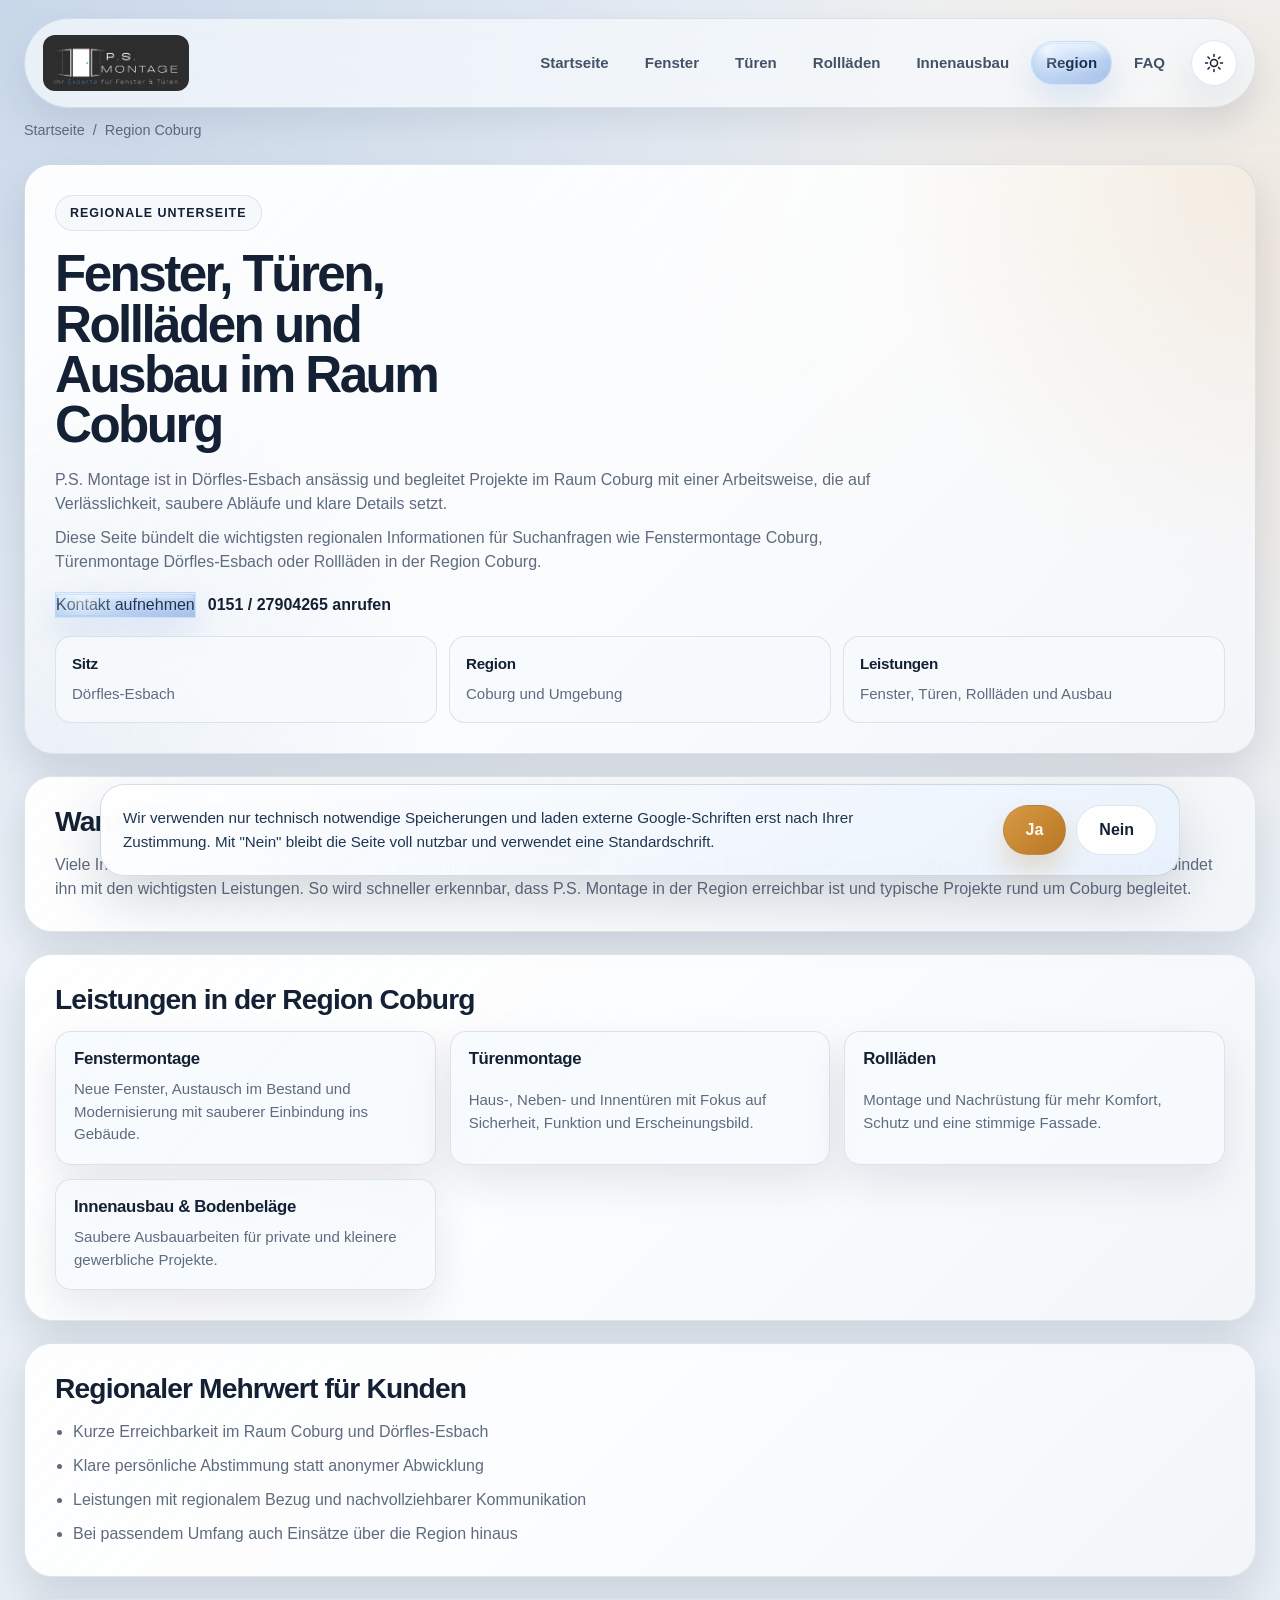
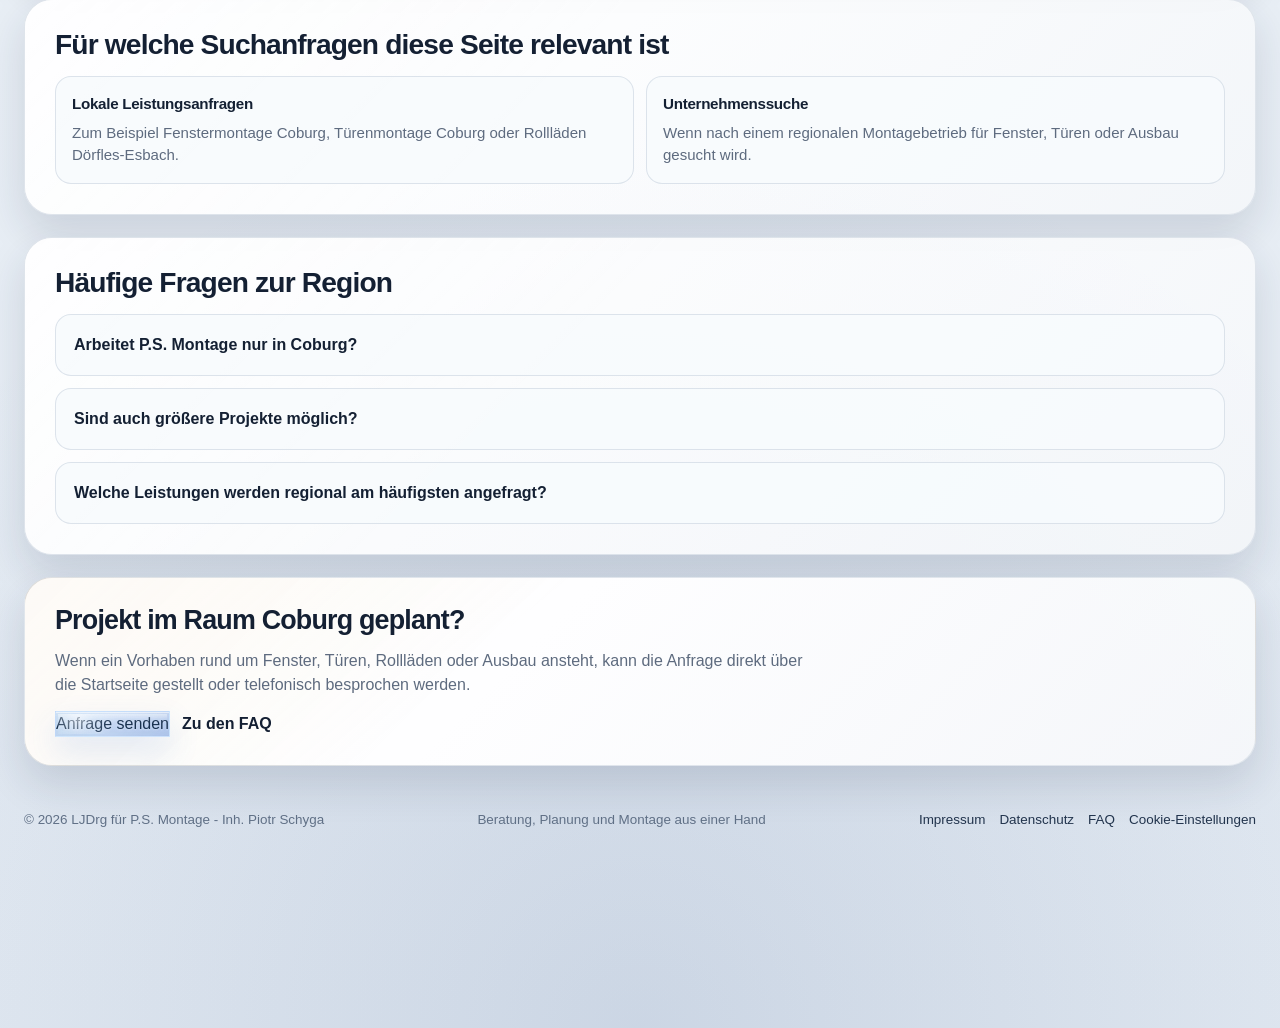
<file: fenster-tueren-coburg-doerfles-esbach.html>
<!DOCTYPE html>
<html lang="de">
<head>
    <meta charset="UTF-8">
    <meta name="viewport" content="width=device-width, initial-scale=1.0">
    <title>Fenster, Türen und Rollläden in Coburg | P.S. Montage</title>
    <meta name="description" content="Fenster, Türen, Rollläden und Ausbau im Raum Coburg und Dörfles-Esbach. P.S. Montage ist regional erreichbar und begleitet Projekte mit klarer Planung und sauberer Ausführung.">
    <meta name="robots" content="index, follow, max-image-preview:large">
    <link rel="canonical" href="https://montageexperte-ps.de/fenster-tueren-coburg-doerfles-esbach.html">
    <meta property="og:locale" content="de_DE">
    <meta property="og:type" content="website">
    <meta property="og:title" content="Fenster, Türen und Rollläden in Coburg | P.S. Montage">
    <meta property="og:description" content="Regionale Leistungsseite für Coburg, Dörfles-Esbach und Umgebung.">
    <meta property="og:url" content="https://montageexperte-ps.de/fenster-tueren-coburg-doerfles-esbach.html">
    <meta property="og:image" content="https://montageexperte-ps.de/IMG_3748.jpg">
    <script type="application/ld+json">
        {
            "@context": "https://schema.org",
            "@type": "HomeAndConstructionBusiness",
            "name": "P.S. Montage",
            "url": "https://montageexperte-ps.de/",
            "telephone": "+49 151 27904265",
            "email": "info@montageexperte-ps.de",
            "address": {
                "@type": "PostalAddress",
                "streetAddress": "Coburger Str. 3",
                "postalCode": "96487",
                "addressLocality": "Dörfles-Esbach",
                "addressCountry": "DE"
            },
            "areaServed": [
                "Coburg",
                "Dörfles-Esbach",
                "Region Coburg"
            ],
            "serviceType": [
                "Fenstermontage",
                "Türenmontage",
                "Rollläden",
                "Innenausbau",
                "Bodenbeläge"
            ]
        }
    </script>
    <link rel="icon" type="image/svg+xml" href="data:image/svg+xml,%3Csvg xmlns='http://www.w3.org/2000/svg' viewBox='0 0 32 32'%3E%3Crect width='32' height='32' rx='7' fill='%230f1014'/%3E%3Ctext x='16' y='21' text-anchor='middle' fill='white' font-family='Arial' font-size='12' font-weight='700'%3EPS%3C/text%3E%3C/svg%3E">
    <link rel="stylesheet" href="style.css">
</head>
<body>
<header class="site-header legal-header">
    <div class="header-inner">
        <a class="brand" href="index.html" aria-label="Zur Startseite">
            <img class="logo-image" src="IMG_3748.jpg" alt="P.S. Montage Logo">
        </a>
        <div class="header-actions">
            <nav class="nav-links legal-nav">
                <a href="index.html">Startseite</a>
                <a href="fenstermontage.html">Fenster</a>
                <a href="tuerenmontage.html">Türen</a>
                <a href="rolllaeden.html">Rollläden</a>
                <a href="innenausbau-bodenbelaege.html">Innenausbau</a>
                <a href="fenster-tueren-coburg-doerfles-esbach.html" class="btn-primary">Region</a>
                <a href="haeufige-fragen.html">FAQ</a>
            </nav>
            <button class="theme-toggle" type="button" data-theme-toggle aria-label="Hell- und Dunkelmodus wechseln" title="Hell- und Dunkelmodus wechseln">
                <svg viewBox="0 0 24 24" aria-hidden="true">
                    <circle cx="12" cy="12" r="4.25"></circle>
                    <path d="M12 1.75v2.5M12 19.75v2.5M4.75 4.75l1.8 1.8M17.45 17.45l1.8 1.8M1.75 12h2.5M19.75 12h2.5M4.75 19.25l1.8-1.8M17.45 6.55l1.8-1.8"></path>
                </svg>
                <span class="sr-only">Theme wechseln</span>
            </button>
            <button class="menu-toggle" aria-label="Menü öffnen" aria-expanded="false" aria-controls="mobile-nav">
                <span></span><span></span><span></span>
            </button>
        </div>
    </div>
    <nav class="mobile-nav" id="mobile-nav">
        <a href="index.html">Startseite</a>
        <a href="fenstermontage.html">Fenster</a>
        <a href="tuerenmontage.html">Türen</a>
        <a href="rolllaeden.html">Rollläden</a>
        <a href="innenausbau-bodenbelaege.html">Innenausbau</a>
        <a href="fenster-tueren-coburg-doerfles-esbach.html">Region</a>
        <a href="haeufige-fragen.html">FAQ</a>
        <a href="index.html#kontakt">Kontakt</a>
    </nav>
</header>

<main class="content-page">
    <div class="content-shell">
        <nav class="breadcrumb" aria-label="Breadcrumb">
            <a href="index.html">Startseite</a>
            <span>/</span>
            <span>Region Coburg</span>
        </nav>

        <section class="page-hero">
            <span class="hero-badge">Regionale Unterseite</span>
            <h1>Fenster, Türen, Rollläden und Ausbau im Raum Coburg</h1>
            <div class="hero-copy">
                <p>P.S. Montage ist in Dörfles-Esbach ansässig und begleitet Projekte im Raum Coburg mit einer Arbeitsweise, die auf Verlässlichkeit, saubere Abläufe und klare Details setzt.</p>
                <p>Diese Seite bündelt die wichtigsten regionalen Informationen für Suchanfragen wie Fenstermontage Coburg, Türenmontage Dörfles-Esbach oder Rollläden in der Region Coburg.</p>
            </div>
            <div class="hero-actions">
                <a class="btn-primary" href="index.html#kontakt">Kontakt aufnehmen</a>
                <a class="text-link" href="tel:+4915127904265">0151 / 27904265 anrufen</a>
            </div>
            <div class="hero-stats">
                <div class="stat-card">
                    <strong>Sitz</strong>
                    <span>Dörfles-Esbach</span>
                </div>
                <div class="stat-card">
                    <strong>Region</strong>
                    <span>Coburg und Umgebung</span>
                </div>
                <div class="stat-card">
                    <strong>Leistungen</strong>
                    <span>Fenster, Türen, Rollläden und Ausbau</span>
                </div>
            </div>
        </section>

        <section class="panel-card">
            <h2>Warum eine regionale Unterseite sinnvoll ist</h2>
            <p>Viele Interessenten suchen nicht nur nach einer Leistung, sondern nach einem Betrieb in ihrer Nähe. Diese Unterseite schafft einen klaren Ortsbezug und verbindet ihn mit den wichtigsten Leistungen. So wird schneller erkennbar, dass P.S. Montage in der Region erreichbar ist und typische Projekte rund um Coburg begleitet.</p>
        </section>

        <section class="panel-card">
            <h2>Leistungen in der Region Coburg</h2>
            <div class="link-grid">
                <a class="link-card" href="fenstermontage.html">
                    <strong>Fenstermontage</strong>
                    <span>Neue Fenster, Austausch im Bestand und Modernisierung mit sauberer Einbindung ins Gebäude.</span>
                </a>
                <a class="link-card" href="tuerenmontage.html">
                    <strong>Türenmontage</strong>
                    <span>Haus-, Neben- und Innentüren mit Fokus auf Sicherheit, Funktion und Erscheinungsbild.</span>
                </a>
                <a class="link-card" href="rolllaeden.html">
                    <strong>Rollläden</strong>
                    <span>Montage und Nachrüstung für mehr Komfort, Schutz und eine stimmige Fassade.</span>
                </a>
                <a class="link-card" href="innenausbau-bodenbelaege.html">
                    <strong>Innenausbau & Bodenbeläge</strong>
                    <span>Saubere Ausbauarbeiten für private und kleinere gewerbliche Projekte.</span>
                </a>
            </div>
        </section>

        <section class="panel-card">
            <h2>Regionaler Mehrwert für Kunden</h2>
            <ul class="check-list">
                <li>Kurze Erreichbarkeit im Raum Coburg und Dörfles-Esbach</li>
                <li>Klare persönliche Abstimmung statt anonymer Abwicklung</li>
                <li>Leistungen mit regionalem Bezug und nachvollziehbarer Kommunikation</li>
                <li>Bei passendem Umfang auch Einsätze über die Region hinaus</li>
            </ul>
        </section>

        <section class="panel-card">
            <h2>Für welche Suchanfragen diese Seite relevant ist</h2>
            <div class="info-grid info-grid--two">
                <div class="info-box">
                    <strong>Lokale Leistungsanfragen</strong>
                    <p>Zum Beispiel Fenstermontage Coburg, Türenmontage Coburg oder Rollläden Dörfles-Esbach.</p>
                </div>
                <div class="info-box">
                    <strong>Unternehmenssuche</strong>
                    <p>Wenn nach einem regionalen Montagebetrieb für Fenster, Türen oder Ausbau gesucht wird.</p>
                </div>
            </div>
        </section>

        <section class="panel-card">
            <h2>Häufige Fragen zur Region</h2>
            <div class="faq-list">
                <details class="faq-item">
                    <summary>Arbeitet P.S. Montage nur in Coburg?</summary>
                    <p>Nein. Coburg und Dörfles-Esbach sind der regionale Schwerpunkt. Je nach Projekt sind auch Einsätze in der weiteren Umgebung möglich.</p>
                </details>
                <details class="faq-item">
                    <summary>Sind auch größere Projekte möglich?</summary>
                    <p>Ja, je nach Umfang und Anforderung werden auch größere oder weiter entfernte Vorhaben auf Anfrage begleitet.</p>
                </details>
                <details class="faq-item">
                    <summary>Welche Leistungen werden regional am häufigsten angefragt?</summary>
                    <p>Besonders relevant sind Fenstermontage, Türenmontage, Rollläden sowie Ausbauarbeiten im Rahmen von Modernisierungen.</p>
                </details>
            </div>
        </section>

        <section class="cta-band">
            <h2>Projekt im Raum Coburg geplant?</h2>
            <p>Wenn ein Vorhaben rund um Fenster, Türen, Rollläden oder Ausbau ansteht, kann die Anfrage direkt über die Startseite gestellt oder telefonisch besprochen werden.</p>
            <div class="hero-actions">
                <a class="btn-primary" href="index.html#kontakt">Anfrage senden</a>
                <a class="text-link" href="haeufige-fragen.html">Zu den FAQ</a>
            </div>
        </section>
    </div>
</main>

<footer class="site-footer">
    <p>&copy; 2026 LJDrg für P.S. Montage - Inh. Piotr Schyga</p>
    <p>Beratung, Planung und Montage aus einer Hand</p>
    <div class="footer-legal-links">
        <a href="index.html#impressum">Impressum</a>
        <a href="datenschutz.html">Datenschutz</a>
        <a href="haeufige-fragen.html">FAQ</a>
        <button type="button" class="footer-link-button" data-open-cookie-settings>Cookie-Einstellungen</button>
    </div>
</footer>

<aside class="cookie-banner" role="dialog" aria-live="polite" aria-label="Cookie-Hinweis">
    <div class="cookie-banner__content">
        <p>Wir verwenden nur technisch notwendige Speicherungen und laden externe Google-Schriften erst nach Ihrer Zustimmung. Mit "Nein" bleibt die Seite voll nutzbar und verwendet eine Standardschrift.</p>
        <div class="cookie-banner__actions">
            <button type="button" class="cookie-button cookie-button--accept" data-cookie-choice="accepted">Ja</button>
            <button type="button" class="cookie-button cookie-button--decline" data-cookie-choice="declined">Nein</button>
        </div>
    </div>
</aside>

<script src="main.js"></script>
</body>
</html>
</file>
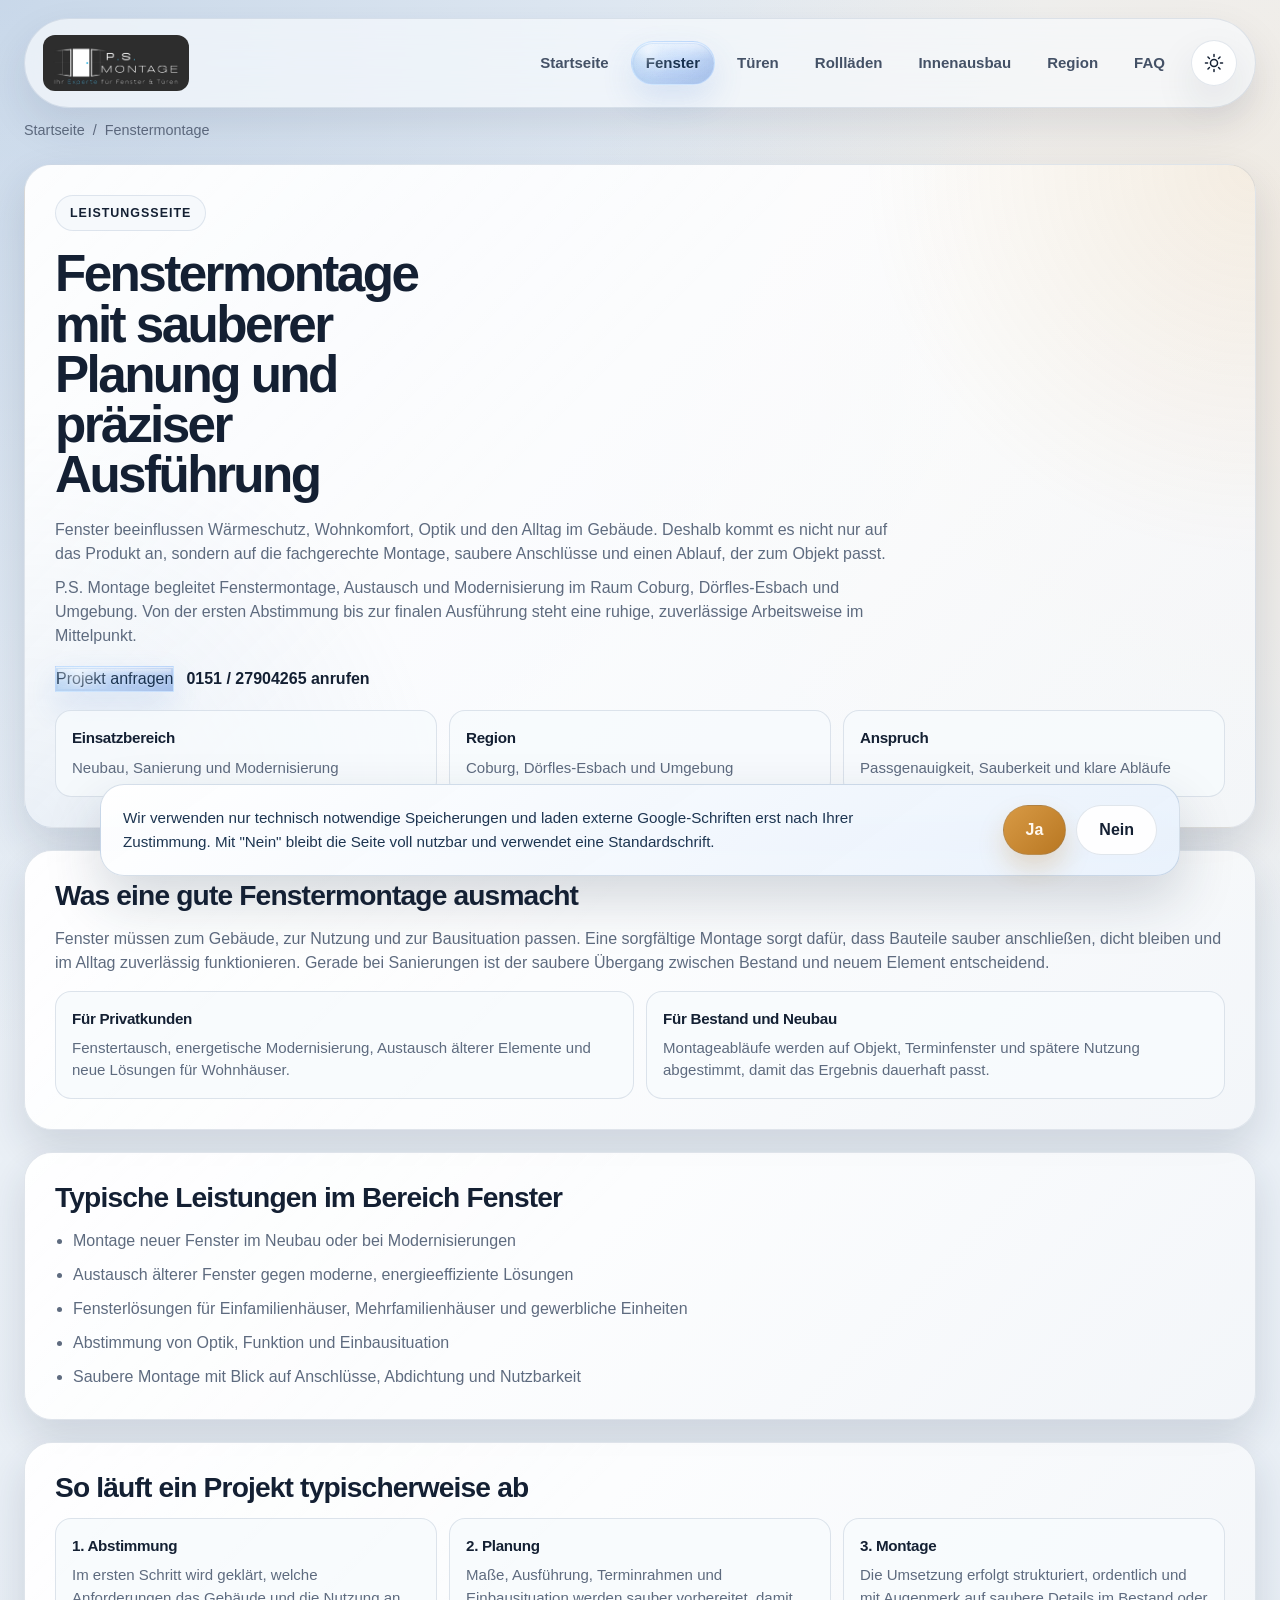
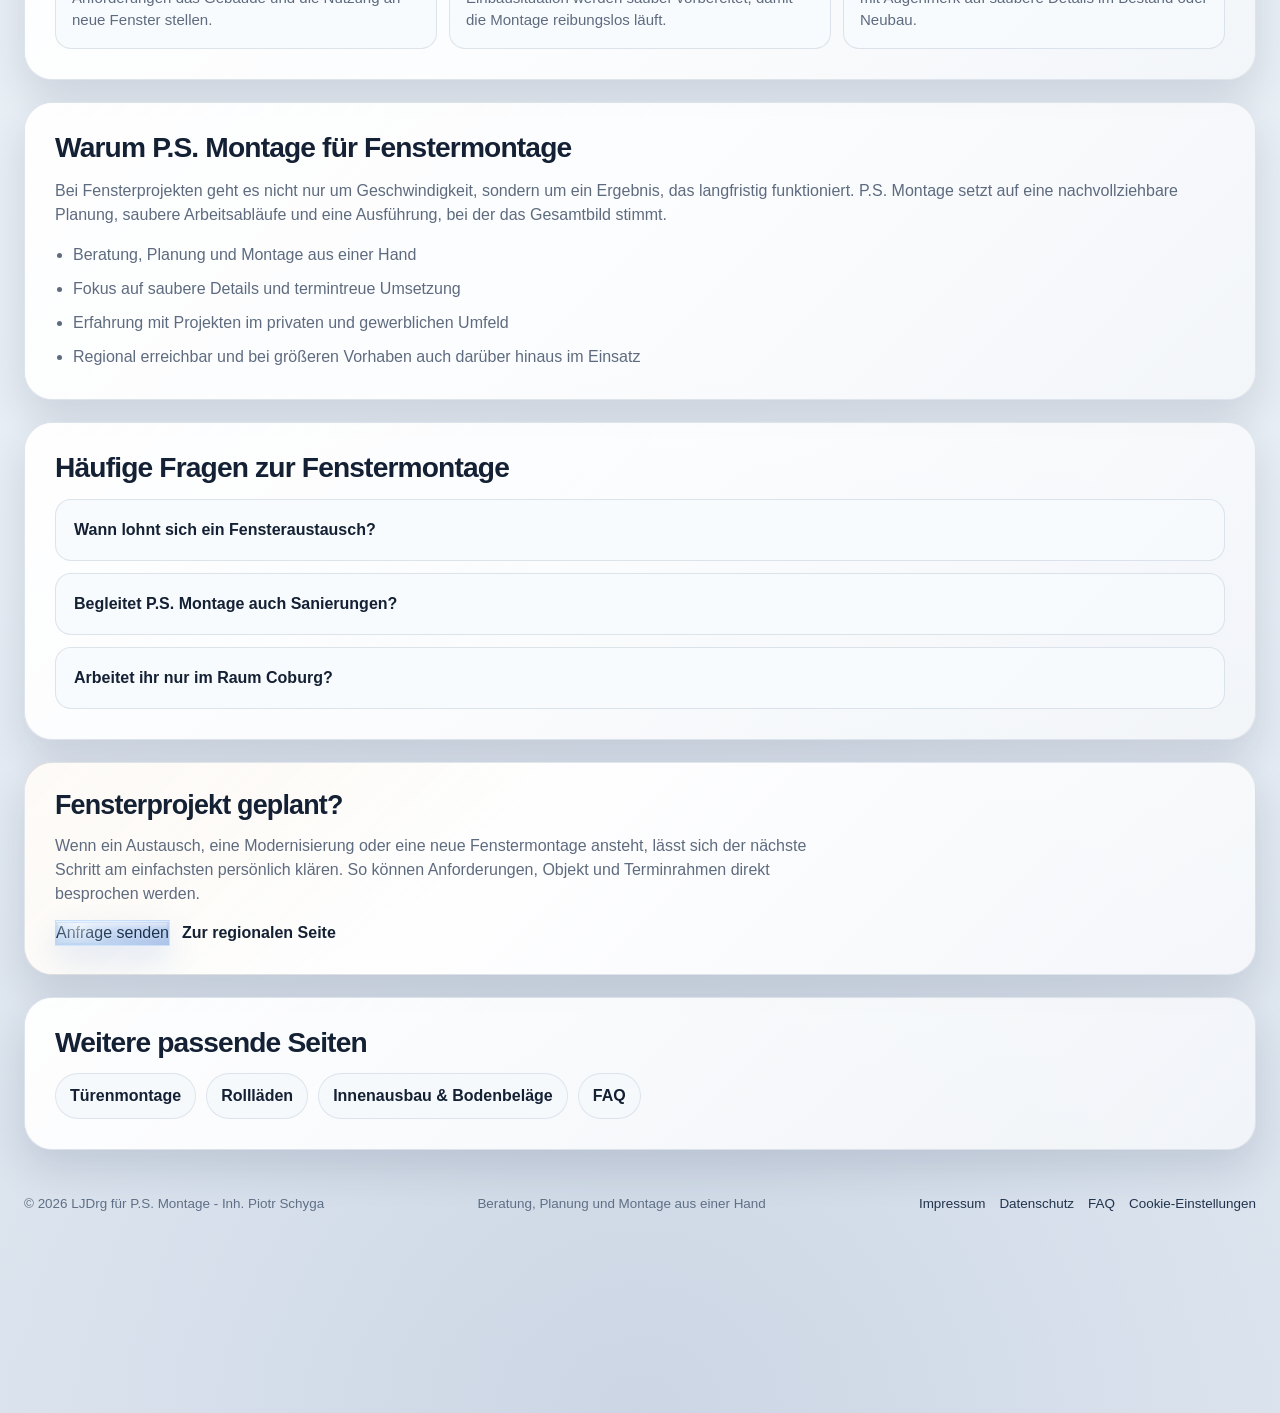
<file: fenstermontage.html>
<!DOCTYPE html>
<html lang="de">
<head>
    <meta charset="UTF-8">
    <meta name="viewport" content="width=device-width, initial-scale=1.0">
    <title>Fenstermontage in Coburg und Dörfles-Esbach | P.S. Montage</title>
    <meta name="description" content="Fenstermontage, Fensteraustausch und Fenstersanierung in Coburg und Dörfles-Esbach. P.S. Montage begleitet Beratung, Planung und saubere Montage.">
    <meta name="robots" content="index, follow, max-image-preview:large">
    <link rel="canonical" href="https://montageexperte-ps.de/fenstermontage.html">
    <meta property="og:locale" content="de_DE">
    <meta property="og:type" content="website">
    <meta property="og:title" content="Fenstermontage in Coburg und Dörfles-Esbach | P.S. Montage">
    <meta property="og:description" content="Fenstermontage, Fensteraustausch und Fenstersanierung mit sauberer Planung und zuverlässiger Ausführung.">
    <meta property="og:url" content="https://montageexperte-ps.de/fenstermontage.html">
    <meta property="og:image" content="https://montageexperte-ps.de/IMG_3748.jpg">
    <script type="application/ld+json">
        {
            "@context": "https://schema.org",
            "@type": "Service",
            "name": "Fenstermontage",
            "provider": {
                "@type": "HomeAndConstructionBusiness",
                "name": "P.S. Montage",
                "url": "https://montageexperte-ps.de/"
            },
            "areaServed": [
                "Coburg",
                "Dörfles-Esbach",
                "Region Coburg"
            ],
            "serviceType": "Fenstermontage und Fenstersanierung"
        }
    </script>
    <link rel="icon" type="image/svg+xml" href="data:image/svg+xml,%3Csvg xmlns='http://www.w3.org/2000/svg' viewBox='0 0 32 32'%3E%3Crect width='32' height='32' rx='7' fill='%230f1014'/%3E%3Ctext x='16' y='21' text-anchor='middle' fill='white' font-family='Arial' font-size='12' font-weight='700'%3EPS%3C/text%3E%3C/svg%3E">
    <link rel="stylesheet" href="style.css">
</head>
<body>
<header class="site-header legal-header">
    <div class="header-inner">
        <a class="brand" href="index.html" aria-label="Zur Startseite">
            <img class="logo-image" src="IMG_3748.jpg" alt="P.S. Montage Logo">
        </a>
        <div class="header-actions">
            <nav class="nav-links legal-nav">
                <a href="index.html">Startseite</a>
                <a href="fenstermontage.html" class="btn-primary">Fenster</a>
                <a href="tuerenmontage.html">Türen</a>
                <a href="rolllaeden.html">Rollläden</a>
                <a href="innenausbau-bodenbelaege.html">Innenausbau</a>
                <a href="fenster-tueren-coburg-doerfles-esbach.html">Region</a>
                <a href="haeufige-fragen.html">FAQ</a>
            </nav>
            <button class="theme-toggle" type="button" data-theme-toggle aria-label="Hell- und Dunkelmodus wechseln" title="Hell- und Dunkelmodus wechseln">
                <svg viewBox="0 0 24 24" aria-hidden="true">
                    <circle cx="12" cy="12" r="4.25"></circle>
                    <path d="M12 1.75v2.5M12 19.75v2.5M4.75 4.75l1.8 1.8M17.45 17.45l1.8 1.8M1.75 12h2.5M19.75 12h2.5M4.75 19.25l1.8-1.8M17.45 6.55l1.8-1.8"></path>
                </svg>
                <span class="sr-only">Theme wechseln</span>
            </button>
            <button class="menu-toggle" aria-label="Menü öffnen" aria-expanded="false" aria-controls="mobile-nav">
                <span></span><span></span><span></span>
            </button>
        </div>
    </div>
    <nav class="mobile-nav" id="mobile-nav">
        <a href="index.html">Startseite</a>
        <a href="fenstermontage.html">Fenster</a>
        <a href="tuerenmontage.html">Türen</a>
        <a href="rolllaeden.html">Rollläden</a>
        <a href="innenausbau-bodenbelaege.html">Innenausbau</a>
        <a href="fenster-tueren-coburg-doerfles-esbach.html">Region</a>
        <a href="haeufige-fragen.html">FAQ</a>
        <a href="index.html#kontakt">Kontakt</a>
    </nav>
</header>

<main class="content-page">
    <div class="content-shell">
        <nav class="breadcrumb" aria-label="Breadcrumb">
            <a href="index.html">Startseite</a>
            <span>/</span>
            <span>Fenstermontage</span>
        </nav>

        <section class="page-hero">
            <span class="hero-badge">Leistungsseite</span>
            <h1>Fenstermontage mit sauberer Planung und präziser Ausführung</h1>
            <div class="hero-copy">
                <p>Fenster beeinflussen Wärmeschutz, Wohnkomfort, Optik und den Alltag im Gebäude. Deshalb kommt es nicht nur auf das Produkt an, sondern auf die fachgerechte Montage, saubere Anschlüsse und einen Ablauf, der zum Objekt passt.</p>
                <p>P.S. Montage begleitet Fenstermontage, Austausch und Modernisierung im Raum Coburg, Dörfles-Esbach und Umgebung. Von der ersten Abstimmung bis zur finalen Ausführung steht eine ruhige, zuverlässige Arbeitsweise im Mittelpunkt.</p>
            </div>
            <div class="hero-actions">
                <a class="btn-primary" href="index.html#kontakt">Projekt anfragen</a>
                <a class="text-link" href="tel:+4915127904265">0151 / 27904265 anrufen</a>
            </div>
            <div class="hero-stats">
                <div class="stat-card">
                    <strong>Einsatzbereich</strong>
                    <span>Neubau, Sanierung und Modernisierung</span>
                </div>
                <div class="stat-card">
                    <strong>Region</strong>
                    <span>Coburg, Dörfles-Esbach und Umgebung</span>
                </div>
                <div class="stat-card">
                    <strong>Anspruch</strong>
                    <span>Passgenauigkeit, Sauberkeit und klare Abläufe</span>
                </div>
            </div>
        </section>

        <section class="panel-card">
            <h2>Was eine gute Fenstermontage ausmacht</h2>
            <p>Fenster müssen zum Gebäude, zur Nutzung und zur Bausituation passen. Eine sorgfältige Montage sorgt dafür, dass Bauteile sauber anschließen, dicht bleiben und im Alltag zuverlässig funktionieren. Gerade bei Sanierungen ist der saubere Übergang zwischen Bestand und neuem Element entscheidend.</p>
            <div class="info-grid info-grid--two">
                <div class="info-box">
                    <strong>Für Privatkunden</strong>
                    <p>Fenstertausch, energetische Modernisierung, Austausch älterer Elemente und neue Lösungen für Wohnhäuser.</p>
                </div>
                <div class="info-box">
                    <strong>Für Bestand und Neubau</strong>
                    <p>Montageabläufe werden auf Objekt, Terminfenster und spätere Nutzung abgestimmt, damit das Ergebnis dauerhaft passt.</p>
                </div>
            </div>
        </section>

        <section class="panel-card">
            <h2>Typische Leistungen im Bereich Fenster</h2>
            <ul class="check-list">
                <li>Montage neuer Fenster im Neubau oder bei Modernisierungen</li>
                <li>Austausch älterer Fenster gegen moderne, energieeffiziente Lösungen</li>
                <li>Fensterlösungen für Einfamilienhäuser, Mehrfamilienhäuser und gewerbliche Einheiten</li>
                <li>Abstimmung von Optik, Funktion und Einbausituation</li>
                <li>Saubere Montage mit Blick auf Anschlüsse, Abdichtung und Nutzbarkeit</li>
            </ul>
        </section>

        <section class="panel-card">
            <h2>So läuft ein Projekt typischerweise ab</h2>
            <div class="info-grid">
                <div class="info-box">
                    <strong>1. Abstimmung</strong>
                    <p>Im ersten Schritt wird geklärt, welche Anforderungen das Gebäude und die Nutzung an neue Fenster stellen.</p>
                </div>
                <div class="info-box">
                    <strong>2. Planung</strong>
                    <p>Maße, Ausführung, Terminrahmen und Einbausituation werden sauber vorbereitet, damit die Montage reibungslos läuft.</p>
                </div>
                <div class="info-box">
                    <strong>3. Montage</strong>
                    <p>Die Umsetzung erfolgt strukturiert, ordentlich und mit Augenmerk auf saubere Details im Bestand oder Neubau.</p>
                </div>
            </div>
        </section>

        <section class="panel-card">
            <h2>Warum P.S. Montage für Fenstermontage</h2>
            <p>Bei Fensterprojekten geht es nicht nur um Geschwindigkeit, sondern um ein Ergebnis, das langfristig funktioniert. P.S. Montage setzt auf eine nachvollziehbare Planung, saubere Arbeitsabläufe und eine Ausführung, bei der das Gesamtbild stimmt.</p>
            <ul class="check-list">
                <li>Beratung, Planung und Montage aus einer Hand</li>
                <li>Fokus auf saubere Details und termintreue Umsetzung</li>
                <li>Erfahrung mit Projekten im privaten und gewerblichen Umfeld</li>
                <li>Regional erreichbar und bei größeren Vorhaben auch darüber hinaus im Einsatz</li>
            </ul>
        </section>

        <section class="panel-card">
            <h2>Häufige Fragen zur Fenstermontage</h2>
            <div class="faq-list">
                <details class="faq-item">
                    <summary>Wann lohnt sich ein Fensteraustausch?</summary>
                    <p>Ein Austausch ist oft sinnvoll, wenn ältere Fenster energetisch nicht mehr zeitgemäß sind, nicht mehr sauber schließen oder optisch und funktional nicht mehr zum Gebäude passen.</p>
                </details>
                <details class="faq-item">
                    <summary>Begleitet P.S. Montage auch Sanierungen?</summary>
                    <p>Ja. Gerade im Bestand ist die saubere Abstimmung zwischen vorhandener Bausituation und neuer Fensterlösung ein wichtiger Teil der Arbeit.</p>
                </details>
                <details class="faq-item">
                    <summary>Arbeitet ihr nur im Raum Coburg?</summary>
                    <p>Der Schwerpunkt liegt rund um Coburg und Dörfles-Esbach. Je nach Umfang und Projektart sind Einsätze auch darüber hinaus möglich.</p>
                </details>
            </div>
        </section>

        <section class="cta-band">
            <h2>Fensterprojekt geplant?</h2>
            <p>Wenn ein Austausch, eine Modernisierung oder eine neue Fenstermontage ansteht, lässt sich der nächste Schritt am einfachsten persönlich klären. So können Anforderungen, Objekt und Terminrahmen direkt besprochen werden.</p>
            <div class="hero-actions">
                <a class="btn-primary" href="index.html#kontakt">Anfrage senden</a>
                <a class="text-link" href="fenster-tueren-coburg-doerfles-esbach.html">Zur regionalen Seite</a>
            </div>
        </section>

        <section class="panel-card">
            <h2>Weitere passende Seiten</h2>
            <div class="service-nav-links">
                <a href="tuerenmontage.html">Türenmontage</a>
                <a href="rolllaeden.html">Rollläden</a>
                <a href="innenausbau-bodenbelaege.html">Innenausbau & Bodenbeläge</a>
                <a href="haeufige-fragen.html">FAQ</a>
            </div>
        </section>
    </div>
</main>

<footer class="site-footer">
    <p>&copy; 2026 LJDrg für P.S. Montage - Inh. Piotr Schyga</p>
    <p>Beratung, Planung und Montage aus einer Hand</p>
    <div class="footer-legal-links">
        <a href="index.html#impressum">Impressum</a>
        <a href="datenschutz.html">Datenschutz</a>
        <a href="haeufige-fragen.html">FAQ</a>
        <button type="button" class="footer-link-button" data-open-cookie-settings>Cookie-Einstellungen</button>
    </div>
</footer>

<aside class="cookie-banner" role="dialog" aria-live="polite" aria-label="Cookie-Hinweis">
    <div class="cookie-banner__content">
        <p>Wir verwenden nur technisch notwendige Speicherungen und laden externe Google-Schriften erst nach Ihrer Zustimmung. Mit "Nein" bleibt die Seite voll nutzbar und verwendet eine Standardschrift.</p>
        <div class="cookie-banner__actions">
            <button type="button" class="cookie-button cookie-button--accept" data-cookie-choice="accepted">Ja</button>
            <button type="button" class="cookie-button cookie-button--decline" data-cookie-choice="declined">Nein</button>
        </div>
    </div>
</aside>

<script src="main.js"></script>
</body>
</html>
</file>
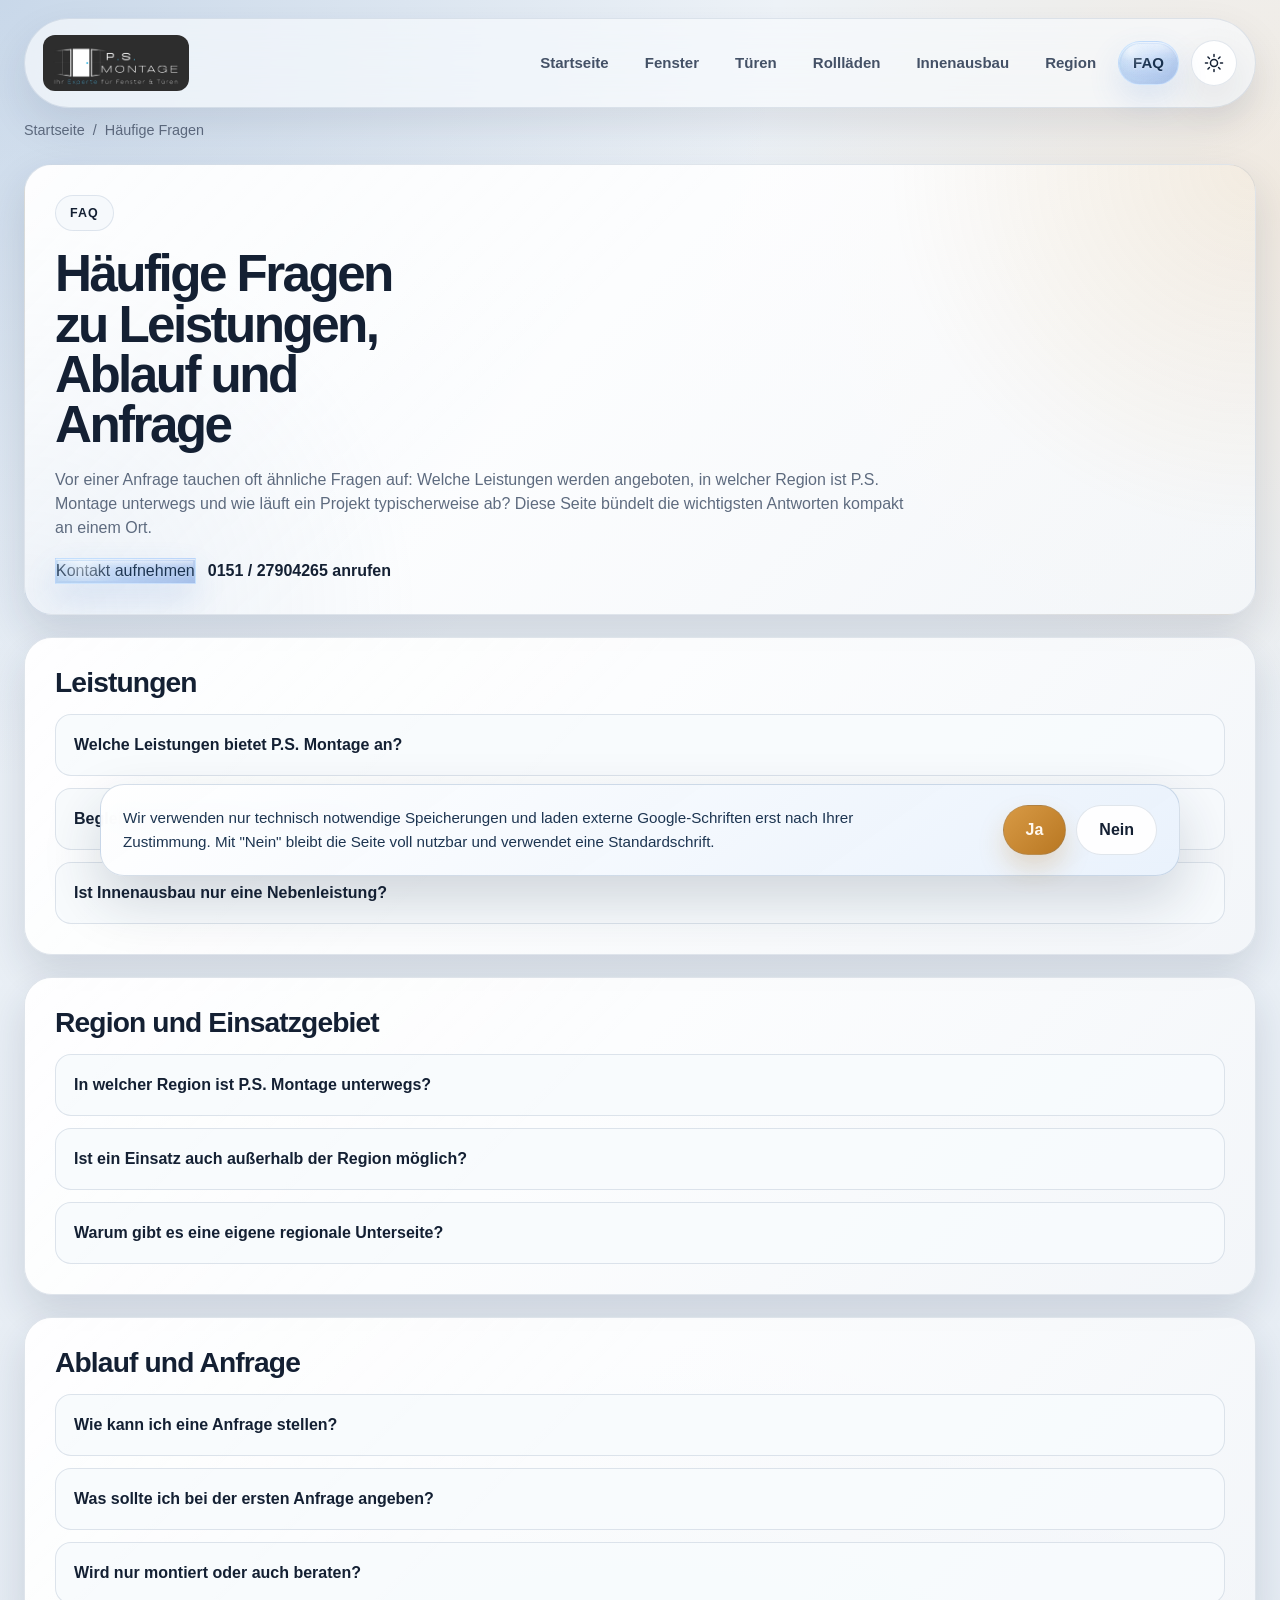
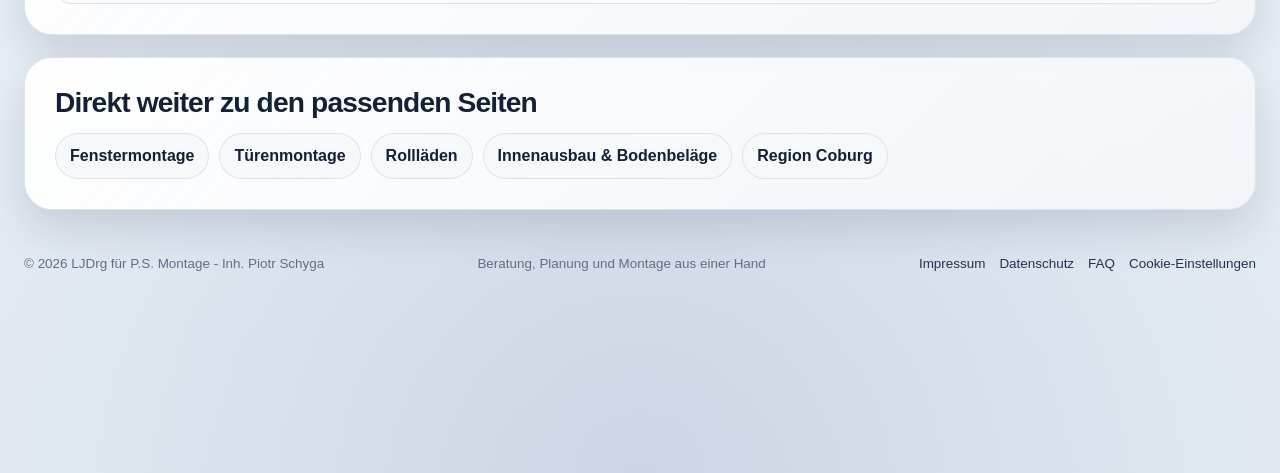
<file: haeufige-fragen.html>
<!DOCTYPE html>
<html lang="de">
<head>
    <meta charset="UTF-8">
    <meta name="viewport" content="width=device-width, initial-scale=1.0">
    <title>Häufige Fragen | P.S. Montage</title>
    <meta name="description" content="Häufige Fragen zu Fenstern, Türen, Rollläden, Innenausbau, Ablauf und Anfrage bei P.S. Montage.">
    <meta name="robots" content="index, follow, max-image-preview:large">
    <link rel="canonical" href="https://montageexperte-ps.de/haeufige-fragen.html">
    <meta property="og:locale" content="de_DE">
    <meta property="og:type" content="website">
    <meta property="og:title" content="Häufige Fragen | P.S. Montage">
    <meta property="og:description" content="Antworten zu Leistungen, Ablauf, Region und Anfrage bei P.S. Montage.">
    <meta property="og:url" content="https://montageexperte-ps.de/haeufige-fragen.html">
    <meta property="og:image" content="https://montageexperte-ps.de/IMG_3748.jpg">
    <script type="application/ld+json">
        {
            "@context": "https://schema.org",
            "@type": "FAQPage",
            "mainEntity": [
                {
                    "@type": "Question",
                    "name": "In welcher Region arbeitet P.S. Montage?",
                    "acceptedAnswer": {
                        "@type": "Answer",
                        "text": "Der Schwerpunkt liegt im Raum Coburg und Dörfles-Esbach. Weitere Einsätze sind je nach Projektumfang auf Anfrage möglich."
                    }
                },
                {
                    "@type": "Question",
                    "name": "Begleitet P.S. Montage auch Sanierungen?",
                    "acceptedAnswer": {
                        "@type": "Answer",
                        "text": "Ja. Fenstertausch, Türenaustausch, Rollladen-Nachrüstung und Ausbauarbeiten im Bestand gehören zu typischen Einsatzbereichen."
                    }
                },
                {
                    "@type": "Question",
                    "name": "Wie kann ich eine Anfrage stellen?",
                    "acceptedAnswer": {
                        "@type": "Answer",
                        "text": "Anfragen sind telefonisch oder über das Kontaktformular auf der Startseite möglich."
                    }
                }
            ]
        }
    </script>
    <link rel="icon" type="image/svg+xml" href="data:image/svg+xml,%3Csvg xmlns='http://www.w3.org/2000/svg' viewBox='0 0 32 32'%3E%3Crect width='32' height='32' rx='7' fill='%230f1014'/%3E%3Ctext x='16' y='21' text-anchor='middle' fill='white' font-family='Arial' font-size='12' font-weight='700'%3EPS%3C/text%3E%3C/svg%3E">
    <link rel="stylesheet" href="style.css">
</head>
<body>
<header class="site-header legal-header">
    <div class="header-inner">
        <a class="brand" href="index.html" aria-label="Zur Startseite">
            <img class="logo-image" src="IMG_3748.jpg" alt="P.S. Montage Logo">
        </a>
        <div class="header-actions">
            <nav class="nav-links legal-nav">
                <a href="index.html">Startseite</a>
                <a href="fenstermontage.html">Fenster</a>
                <a href="tuerenmontage.html">Türen</a>
                <a href="rolllaeden.html">Rollläden</a>
                <a href="innenausbau-bodenbelaege.html">Innenausbau</a>
                <a href="fenster-tueren-coburg-doerfles-esbach.html">Region</a>
                <a href="haeufige-fragen.html" class="btn-primary">FAQ</a>
            </nav>
            <button class="theme-toggle" type="button" data-theme-toggle aria-label="Hell- und Dunkelmodus wechseln" title="Hell- und Dunkelmodus wechseln">
                <svg viewBox="0 0 24 24" aria-hidden="true">
                    <circle cx="12" cy="12" r="4.25"></circle>
                    <path d="M12 1.75v2.5M12 19.75v2.5M4.75 4.75l1.8 1.8M17.45 17.45l1.8 1.8M1.75 12h2.5M19.75 12h2.5M4.75 19.25l1.8-1.8M17.45 6.55l1.8-1.8"></path>
                </svg>
                <span class="sr-only">Theme wechseln</span>
            </button>
            <button class="menu-toggle" aria-label="Menü öffnen" aria-expanded="false" aria-controls="mobile-nav">
                <span></span><span></span><span></span>
            </button>
        </div>
    </div>
    <nav class="mobile-nav" id="mobile-nav">
        <a href="index.html">Startseite</a>
        <a href="fenstermontage.html">Fenster</a>
        <a href="tuerenmontage.html">Türen</a>
        <a href="rolllaeden.html">Rollläden</a>
        <a href="innenausbau-bodenbelaege.html">Innenausbau</a>
        <a href="fenster-tueren-coburg-doerfles-esbach.html">Region</a>
        <a href="haeufige-fragen.html">FAQ</a>
        <a href="index.html#kontakt">Kontakt</a>
    </nav>
</header>

<main class="content-page">
    <div class="content-shell">
        <nav class="breadcrumb" aria-label="Breadcrumb">
            <a href="index.html">Startseite</a>
            <span>/</span>
            <span>Häufige Fragen</span>
        </nav>

        <section class="page-hero">
            <span class="hero-badge">FAQ</span>
            <h1>Häufige Fragen zu Leistungen, Ablauf und Anfrage</h1>
            <div class="hero-copy">
                <p>Vor einer Anfrage tauchen oft ähnliche Fragen auf: Welche Leistungen werden angeboten, in welcher Region ist P.S. Montage unterwegs und wie läuft ein Projekt typischerweise ab? Diese Seite bündelt die wichtigsten Antworten kompakt an einem Ort.</p>
            </div>
            <div class="hero-actions">
                <a class="btn-primary" href="index.html#kontakt">Kontakt aufnehmen</a>
                <a class="text-link" href="tel:+4915127904265">0151 / 27904265 anrufen</a>
            </div>
        </section>

        <section class="panel-card">
            <h2>Leistungen</h2>
            <div class="faq-list">
                <details class="faq-item">
                    <summary>Welche Leistungen bietet P.S. Montage an?</summary>
                    <p>Zum Leistungsbild gehören Fenstermontage, Türenmontage, Rollläden, Innenausbau und Bodenbeläge.</p>
                </details>
                <details class="faq-item">
                    <summary>Begleitet P.S. Montage nur Neubauten?</summary>
                    <p>Nein. Auch Sanierungen, Modernisierungen und Austauschprojekte im Bestand sind typische Einsatzbereiche.</p>
                </details>
                <details class="faq-item">
                    <summary>Ist Innenausbau nur eine Nebenleistung?</summary>
                    <p>Nein. Innenausbau und Bodenbeläge werden bewusst als eigene Leistung geführt, weil sie häufig eigenständige Projekte oder klare Teilbereiche im Umbau sind.</p>
                </details>
            </div>
        </section>

        <section class="panel-card">
            <h2>Region und Einsatzgebiet</h2>
            <div class="faq-list">
                <details class="faq-item">
                    <summary>In welcher Region ist P.S. Montage unterwegs?</summary>
                    <p>Der Schwerpunkt liegt im Raum Coburg und Dörfles-Esbach. Je nach Umfang sind auch Einsätze in der weiteren Umgebung oder darüber hinaus möglich.</p>
                </details>
                <details class="faq-item">
                    <summary>Ist ein Einsatz auch außerhalb der Region möglich?</summary>
                    <p>Ja, bei passenden Projekten und nach Abstimmung ist das grundsätzlich möglich.</p>
                </details>
                <details class="faq-item">
                    <summary>Warum gibt es eine eigene regionale Unterseite?</summary>
                    <p>Sie bündelt die wichtigsten Informationen für lokale Suchanfragen und macht den regionalen Bezug für Besucher und Suchmaschinen klarer.</p>
                </details>
            </div>
        </section>

        <section class="panel-card">
            <h2>Ablauf und Anfrage</h2>
            <div class="faq-list">
                <details class="faq-item">
                    <summary>Wie kann ich eine Anfrage stellen?</summary>
                    <p>Am einfachsten telefonisch oder über das Kontaktformular auf der Startseite. Dort können die wichtigsten Eckdaten zum Projekt direkt mitgegeben werden.</p>
                </details>
                <details class="faq-item">
                    <summary>Was sollte ich bei der ersten Anfrage angeben?</summary>
                    <p>Hilfreich sind die gewünschte Leistung, der Ort des Projekts, der grobe Umfang und ob es sich um Neubau, Bestand oder Modernisierung handelt.</p>
                </details>
                <details class="faq-item">
                    <summary>Wird nur montiert oder auch beraten?</summary>
                    <p>P.S. Montage begleitet Beratung, Planung und fachgerechte Umsetzung. Gerade bei Bestandsprojekten ist diese Abstimmung besonders wichtig.</p>
                </details>
            </div>
        </section>

        <section class="panel-card">
            <h2>Direkt weiter zu den passenden Seiten</h2>
            <div class="service-nav-links">
                <a href="fenstermontage.html">Fenstermontage</a>
                <a href="tuerenmontage.html">Türenmontage</a>
                <a href="rolllaeden.html">Rollläden</a>
                <a href="innenausbau-bodenbelaege.html">Innenausbau & Bodenbeläge</a>
                <a href="fenster-tueren-coburg-doerfles-esbach.html">Region Coburg</a>
            </div>
        </section>
    </div>
</main>

<footer class="site-footer">
    <p>&copy; 2026 LJDrg für P.S. Montage - Inh. Piotr Schyga</p>
    <p>Beratung, Planung und Montage aus einer Hand</p>
    <div class="footer-legal-links">
        <a href="index.html#impressum">Impressum</a>
        <a href="datenschutz.html">Datenschutz</a>
        <a href="haeufige-fragen.html">FAQ</a>
        <button type="button" class="footer-link-button" data-open-cookie-settings>Cookie-Einstellungen</button>
    </div>
</footer>

<aside class="cookie-banner" role="dialog" aria-live="polite" aria-label="Cookie-Hinweis">
    <div class="cookie-banner__content">
        <p>Wir verwenden nur technisch notwendige Speicherungen und laden externe Google-Schriften erst nach Ihrer Zustimmung. Mit "Nein" bleibt die Seite voll nutzbar und verwendet eine Standardschrift.</p>
        <div class="cookie-banner__actions">
            <button type="button" class="cookie-button cookie-button--accept" data-cookie-choice="accepted">Ja</button>
            <button type="button" class="cookie-button cookie-button--decline" data-cookie-choice="declined">Nein</button>
        </div>
    </div>
</aside>

<script src="main.js"></script>
</body>
</html>
</file>
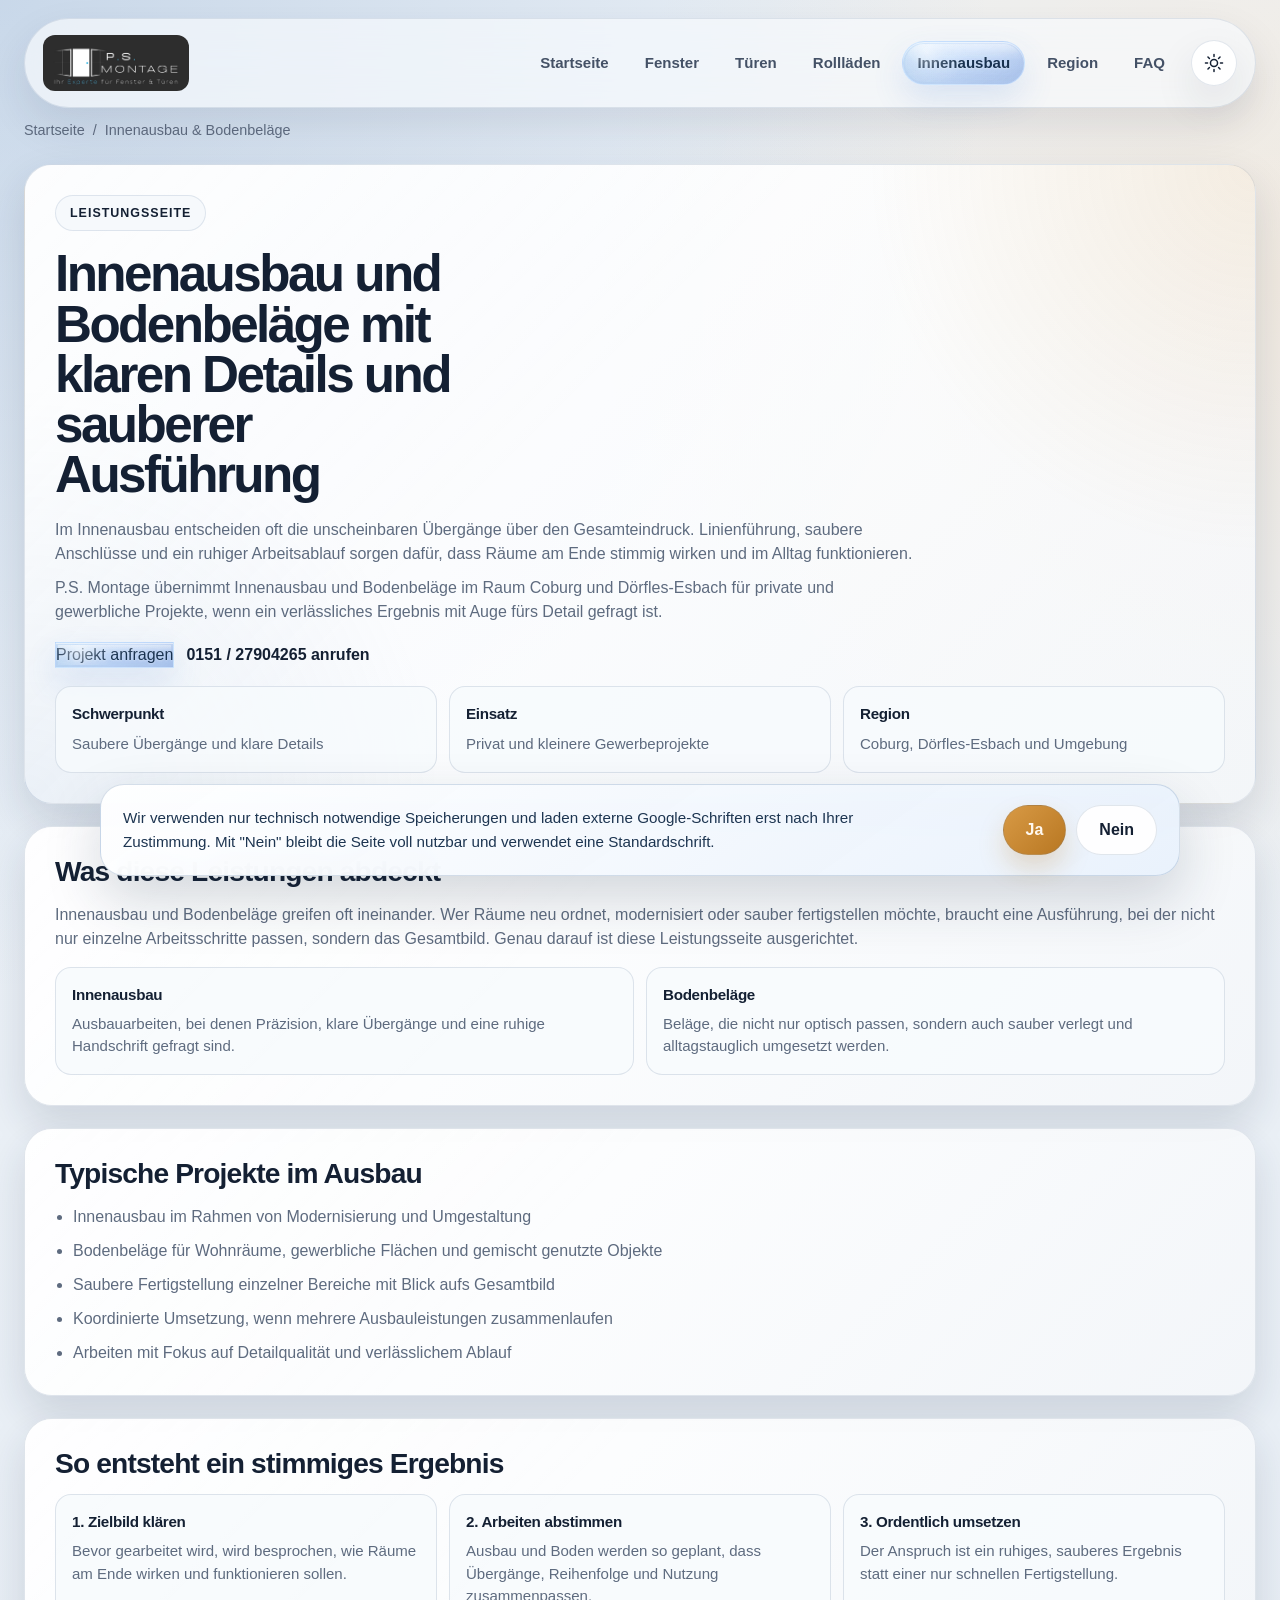
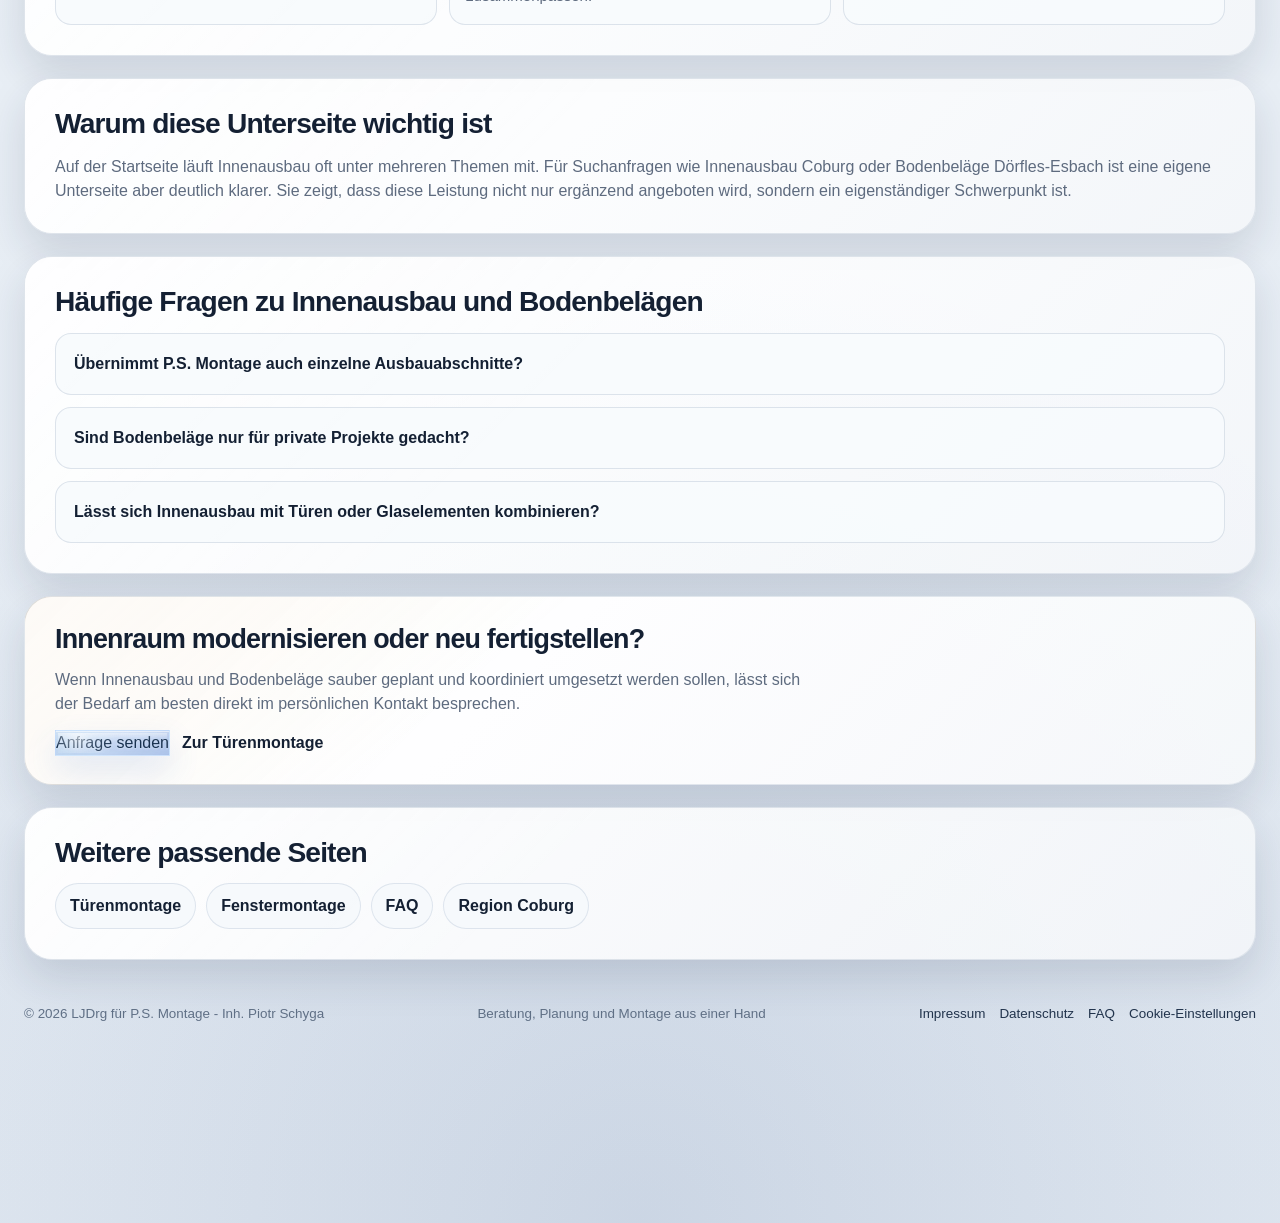
<file: innenausbau-bodenbelaege.html>
<!DOCTYPE html>
<html lang="de">
<head>
    <meta charset="UTF-8">
    <meta name="viewport" content="width=device-width, initial-scale=1.0">
    <title>Innenausbau und Bodenbeläge in Coburg | P.S. Montage</title>
    <meta name="description" content="Innenausbau und Bodenbeläge in Coburg und Dörfles-Esbach. P.S. Montage übernimmt saubere Ausbauarbeiten mit klaren Details und stimmigen Übergängen.">
    <meta name="robots" content="index, follow, max-image-preview:large">
    <link rel="canonical" href="https://montageexperte-ps.de/innenausbau-bodenbelaege.html">
    <meta property="og:locale" content="de_DE">
    <meta property="og:type" content="website">
    <meta property="og:title" content="Innenausbau und Bodenbeläge in Coburg | P.S. Montage">
    <meta property="og:description" content="Innenausbau und Bodenbeläge mit sauberer Ausführung, klaren Details und einem stimmigen Gesamtergebnis.">
    <meta property="og:url" content="https://montageexperte-ps.de/innenausbau-bodenbelaege.html">
    <meta property="og:image" content="https://montageexperte-ps.de/IMG_3754.jpg">
    <script type="application/ld+json">
        {
            "@context": "https://schema.org",
            "@type": "Service",
            "name": "Innenausbau und Bodenbeläge",
            "provider": {
                "@type": "HomeAndConstructionBusiness",
                "name": "P.S. Montage",
                "url": "https://montageexperte-ps.de/"
            },
            "areaServed": [
                "Coburg",
                "Dörfles-Esbach",
                "Region Coburg"
            ],
            "serviceType": "Innenausbau und Bodenbeläge"
        }
    </script>
    <link rel="icon" type="image/svg+xml" href="data:image/svg+xml,%3Csvg xmlns='http://www.w3.org/2000/svg' viewBox='0 0 32 32'%3E%3Crect width='32' height='32' rx='7' fill='%230f1014'/%3E%3Ctext x='16' y='21' text-anchor='middle' fill='white' font-family='Arial' font-size='12' font-weight='700'%3EPS%3C/text%3E%3C/svg%3E">
    <link rel="stylesheet" href="style.css">
</head>
<body>
<header class="site-header legal-header">
    <div class="header-inner">
        <a class="brand" href="index.html" aria-label="Zur Startseite">
            <img class="logo-image" src="IMG_3748.jpg" alt="P.S. Montage Logo">
        </a>
        <div class="header-actions">
            <nav class="nav-links legal-nav">
                <a href="index.html">Startseite</a>
                <a href="fenstermontage.html">Fenster</a>
                <a href="tuerenmontage.html">Türen</a>
                <a href="rolllaeden.html">Rollläden</a>
                <a href="innenausbau-bodenbelaege.html" class="btn-primary">Innenausbau</a>
                <a href="fenster-tueren-coburg-doerfles-esbach.html">Region</a>
                <a href="haeufige-fragen.html">FAQ</a>
            </nav>
            <button class="theme-toggle" type="button" data-theme-toggle aria-label="Hell- und Dunkelmodus wechseln" title="Hell- und Dunkelmodus wechseln">
                <svg viewBox="0 0 24 24" aria-hidden="true">
                    <circle cx="12" cy="12" r="4.25"></circle>
                    <path d="M12 1.75v2.5M12 19.75v2.5M4.75 4.75l1.8 1.8M17.45 17.45l1.8 1.8M1.75 12h2.5M19.75 12h2.5M4.75 19.25l1.8-1.8M17.45 6.55l1.8-1.8"></path>
                </svg>
                <span class="sr-only">Theme wechseln</span>
            </button>
            <button class="menu-toggle" aria-label="Menü öffnen" aria-expanded="false" aria-controls="mobile-nav">
                <span></span><span></span><span></span>
            </button>
        </div>
    </div>
    <nav class="mobile-nav" id="mobile-nav">
        <a href="index.html">Startseite</a>
        <a href="fenstermontage.html">Fenster</a>
        <a href="tuerenmontage.html">Türen</a>
        <a href="rolllaeden.html">Rollläden</a>
        <a href="innenausbau-bodenbelaege.html">Innenausbau</a>
        <a href="fenster-tueren-coburg-doerfles-esbach.html">Region</a>
        <a href="haeufige-fragen.html">FAQ</a>
        <a href="index.html#kontakt">Kontakt</a>
    </nav>
</header>

<main class="content-page">
    <div class="content-shell">
        <nav class="breadcrumb" aria-label="Breadcrumb">
            <a href="index.html">Startseite</a>
            <span>/</span>
            <span>Innenausbau & Bodenbeläge</span>
        </nav>

        <section class="page-hero">
            <span class="hero-badge">Leistungsseite</span>
            <h1>Innenausbau und Bodenbeläge mit klaren Details und sauberer Ausführung</h1>
            <div class="hero-copy">
                <p>Im Innenausbau entscheiden oft die unscheinbaren Übergänge über den Gesamteindruck. Linienführung, saubere Anschlüsse und ein ruhiger Arbeitsablauf sorgen dafür, dass Räume am Ende stimmig wirken und im Alltag funktionieren.</p>
                <p>P.S. Montage übernimmt Innenausbau und Bodenbeläge im Raum Coburg und Dörfles-Esbach für private und gewerbliche Projekte, wenn ein verlässliches Ergebnis mit Auge fürs Detail gefragt ist.</p>
            </div>
            <div class="hero-actions">
                <a class="btn-primary" href="index.html#kontakt">Projekt anfragen</a>
                <a class="text-link" href="tel:+4915127904265">0151 / 27904265 anrufen</a>
            </div>
            <div class="hero-stats">
                <div class="stat-card">
                    <strong>Schwerpunkt</strong>
                    <span>Saubere Übergänge und klare Details</span>
                </div>
                <div class="stat-card">
                    <strong>Einsatz</strong>
                    <span>Privat und kleinere Gewerbeprojekte</span>
                </div>
                <div class="stat-card">
                    <strong>Region</strong>
                    <span>Coburg, Dörfles-Esbach und Umgebung</span>
                </div>
            </div>
        </section>

        <section class="panel-card">
            <h2>Was diese Leistungen abdeckt</h2>
            <p>Innenausbau und Bodenbeläge greifen oft ineinander. Wer Räume neu ordnet, modernisiert oder sauber fertigstellen möchte, braucht eine Ausführung, bei der nicht nur einzelne Arbeitsschritte passen, sondern das Gesamtbild. Genau darauf ist diese Leistungsseite ausgerichtet.</p>
            <div class="info-grid info-grid--two">
                <div class="info-box">
                    <strong>Innenausbau</strong>
                    <p>Ausbauarbeiten, bei denen Präzision, klare Übergänge und eine ruhige Handschrift gefragt sind.</p>
                </div>
                <div class="info-box">
                    <strong>Bodenbeläge</strong>
                    <p>Beläge, die nicht nur optisch passen, sondern auch sauber verlegt und alltagstauglich umgesetzt werden.</p>
                </div>
            </div>
        </section>

        <section class="panel-card">
            <h2>Typische Projekte im Ausbau</h2>
            <ul class="check-list">
                <li>Innenausbau im Rahmen von Modernisierung und Umgestaltung</li>
                <li>Bodenbeläge für Wohnräume, gewerbliche Flächen und gemischt genutzte Objekte</li>
                <li>Saubere Fertigstellung einzelner Bereiche mit Blick aufs Gesamtbild</li>
                <li>Koordinierte Umsetzung, wenn mehrere Ausbauleistungen zusammenlaufen</li>
                <li>Arbeiten mit Fokus auf Detailqualität und verlässlichem Ablauf</li>
            </ul>
        </section>

        <section class="panel-card">
            <h2>So entsteht ein stimmiges Ergebnis</h2>
            <div class="info-grid">
                <div class="info-box">
                    <strong>1. Zielbild klären</strong>
                    <p>Bevor gearbeitet wird, wird besprochen, wie Räume am Ende wirken und funktionieren sollen.</p>
                </div>
                <div class="info-box">
                    <strong>2. Arbeiten abstimmen</strong>
                    <p>Ausbau und Boden werden so geplant, dass Übergänge, Reihenfolge und Nutzung zusammenpassen.</p>
                </div>
                <div class="info-box">
                    <strong>3. Ordentlich umsetzen</strong>
                    <p>Der Anspruch ist ein ruhiges, sauberes Ergebnis statt einer nur schnellen Fertigstellung.</p>
                </div>
            </div>
        </section>

        <section class="panel-card">
            <h2>Warum diese Unterseite wichtig ist</h2>
            <p>Auf der Startseite läuft Innenausbau oft unter mehreren Themen mit. Für Suchanfragen wie Innenausbau Coburg oder Bodenbeläge Dörfles-Esbach ist eine eigene Unterseite aber deutlich klarer. Sie zeigt, dass diese Leistung nicht nur ergänzend angeboten wird, sondern ein eigenständiger Schwerpunkt ist.</p>
        </section>

        <section class="panel-card">
            <h2>Häufige Fragen zu Innenausbau und Bodenbelägen</h2>
            <div class="faq-list">
                <details class="faq-item">
                    <summary>Übernimmt P.S. Montage auch einzelne Ausbauabschnitte?</summary>
                    <p>Ja. Nicht jedes Projekt muss ein kompletter Innenausbau sein. Auch einzelne Teilbereiche lassen sich sinnvoll umsetzen.</p>
                </details>
                <details class="faq-item">
                    <summary>Sind Bodenbeläge nur für private Projekte gedacht?</summary>
                    <p>Nein. Die Leistungen eignen sich auch für kleinere gewerbliche Flächen, wenn eine saubere und belastbare Ausführung gefragt ist.</p>
                </details>
                <details class="faq-item">
                    <summary>Lässt sich Innenausbau mit Türen oder Glaselementen kombinieren?</summary>
                    <p>Ja. Gerade bei Umbauten ist die Abstimmung mit Türen und anderen Ausbaukomponenten häufig sinnvoll.</p>
                </details>
            </div>
        </section>

        <section class="cta-band">
            <h2>Innenraum modernisieren oder neu fertigstellen?</h2>
            <p>Wenn Innenausbau und Bodenbeläge sauber geplant und koordiniert umgesetzt werden sollen, lässt sich der Bedarf am besten direkt im persönlichen Kontakt besprechen.</p>
            <div class="hero-actions">
                <a class="btn-primary" href="index.html#kontakt">Anfrage senden</a>
                <a class="text-link" href="tuerenmontage.html">Zur Türenmontage</a>
            </div>
        </section>

        <section class="panel-card">
            <h2>Weitere passende Seiten</h2>
            <div class="service-nav-links">
                <a href="tuerenmontage.html">Türenmontage</a>
                <a href="fenstermontage.html">Fenstermontage</a>
                <a href="haeufige-fragen.html">FAQ</a>
                <a href="fenster-tueren-coburg-doerfles-esbach.html">Region Coburg</a>
            </div>
        </section>
    </div>
</main>

<footer class="site-footer">
    <p>&copy; 2026 LJDrg für P.S. Montage - Inh. Piotr Schyga</p>
    <p>Beratung, Planung und Montage aus einer Hand</p>
    <div class="footer-legal-links">
        <a href="index.html#impressum">Impressum</a>
        <a href="datenschutz.html">Datenschutz</a>
        <a href="haeufige-fragen.html">FAQ</a>
        <button type="button" class="footer-link-button" data-open-cookie-settings>Cookie-Einstellungen</button>
    </div>
</footer>

<aside class="cookie-banner" role="dialog" aria-live="polite" aria-label="Cookie-Hinweis">
    <div class="cookie-banner__content">
        <p>Wir verwenden nur technisch notwendige Speicherungen und laden externe Google-Schriften erst nach Ihrer Zustimmung. Mit "Nein" bleibt die Seite voll nutzbar und verwendet eine Standardschrift.</p>
        <div class="cookie-banner__actions">
            <button type="button" class="cookie-button cookie-button--accept" data-cookie-choice="accepted">Ja</button>
            <button type="button" class="cookie-button cookie-button--decline" data-cookie-choice="declined">Nein</button>
        </div>
    </div>
</aside>

<script src="main.js"></script>
</body>
</html>
</file>
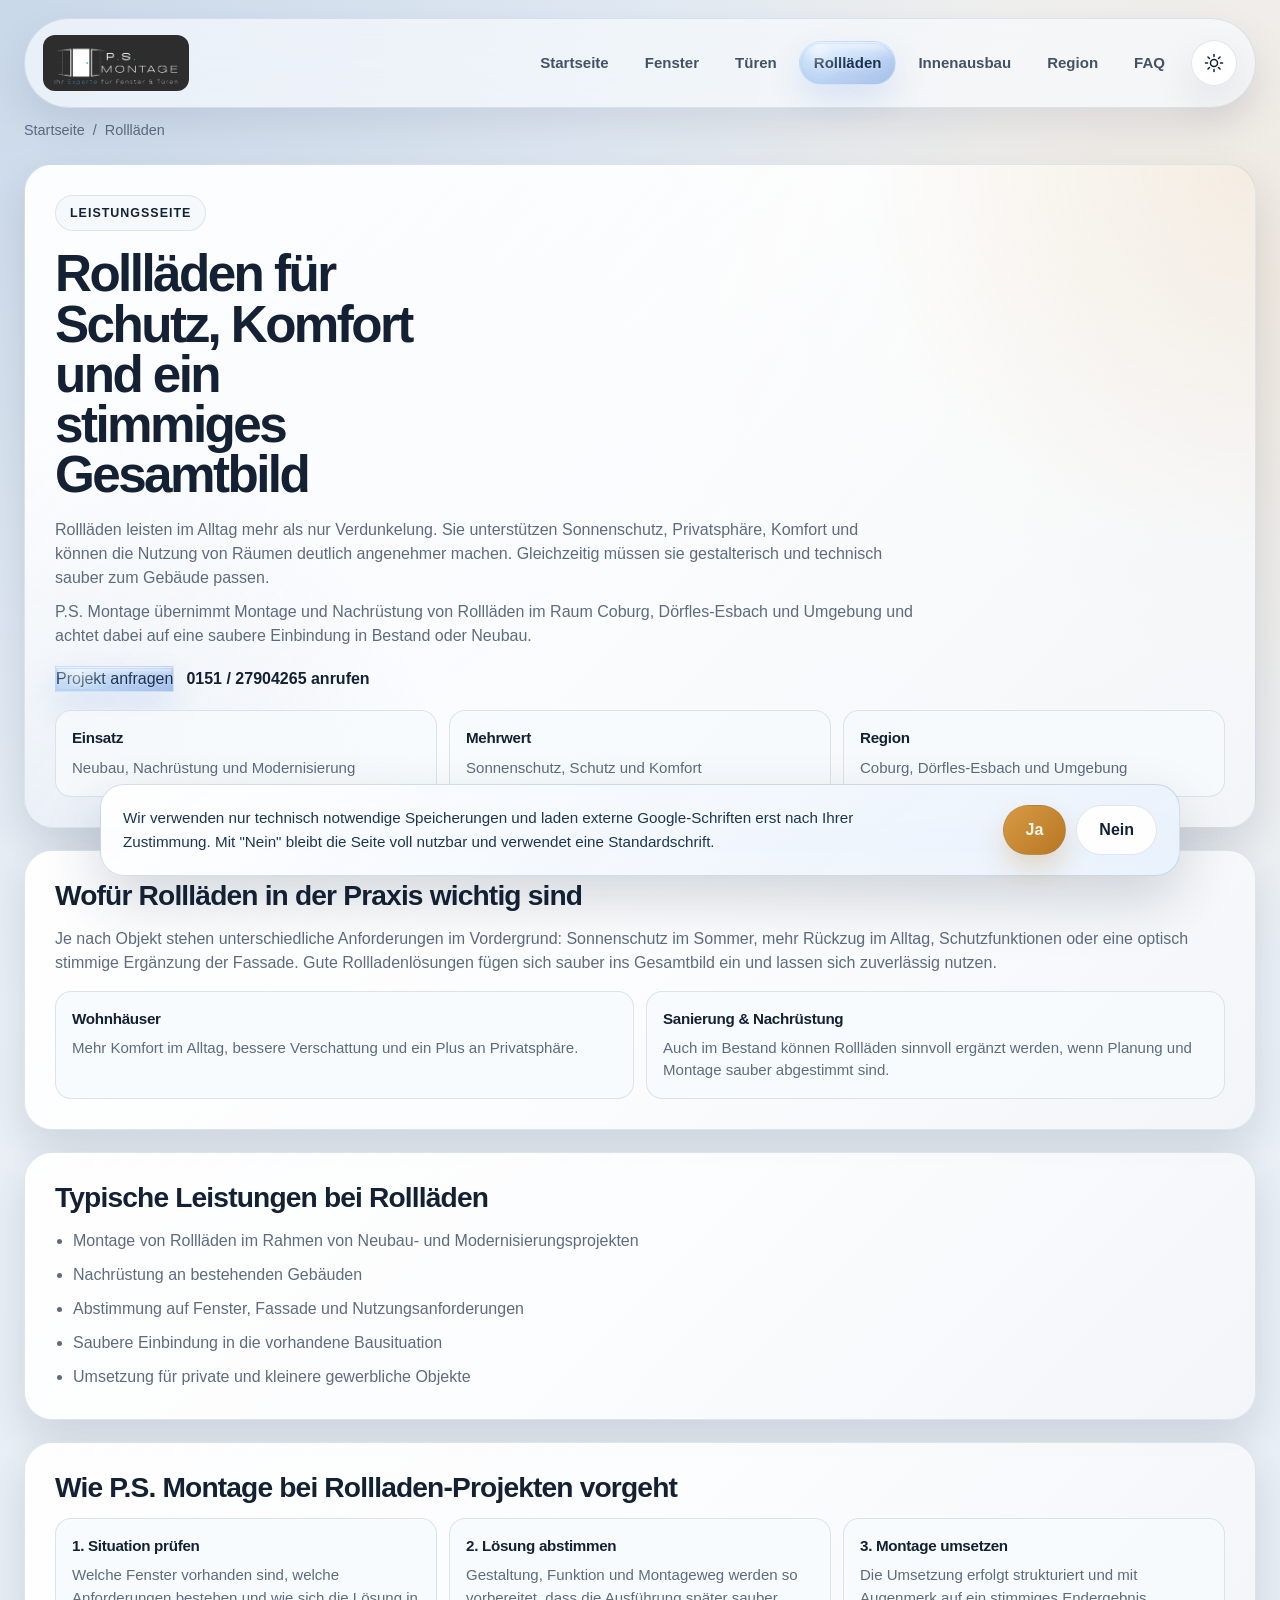
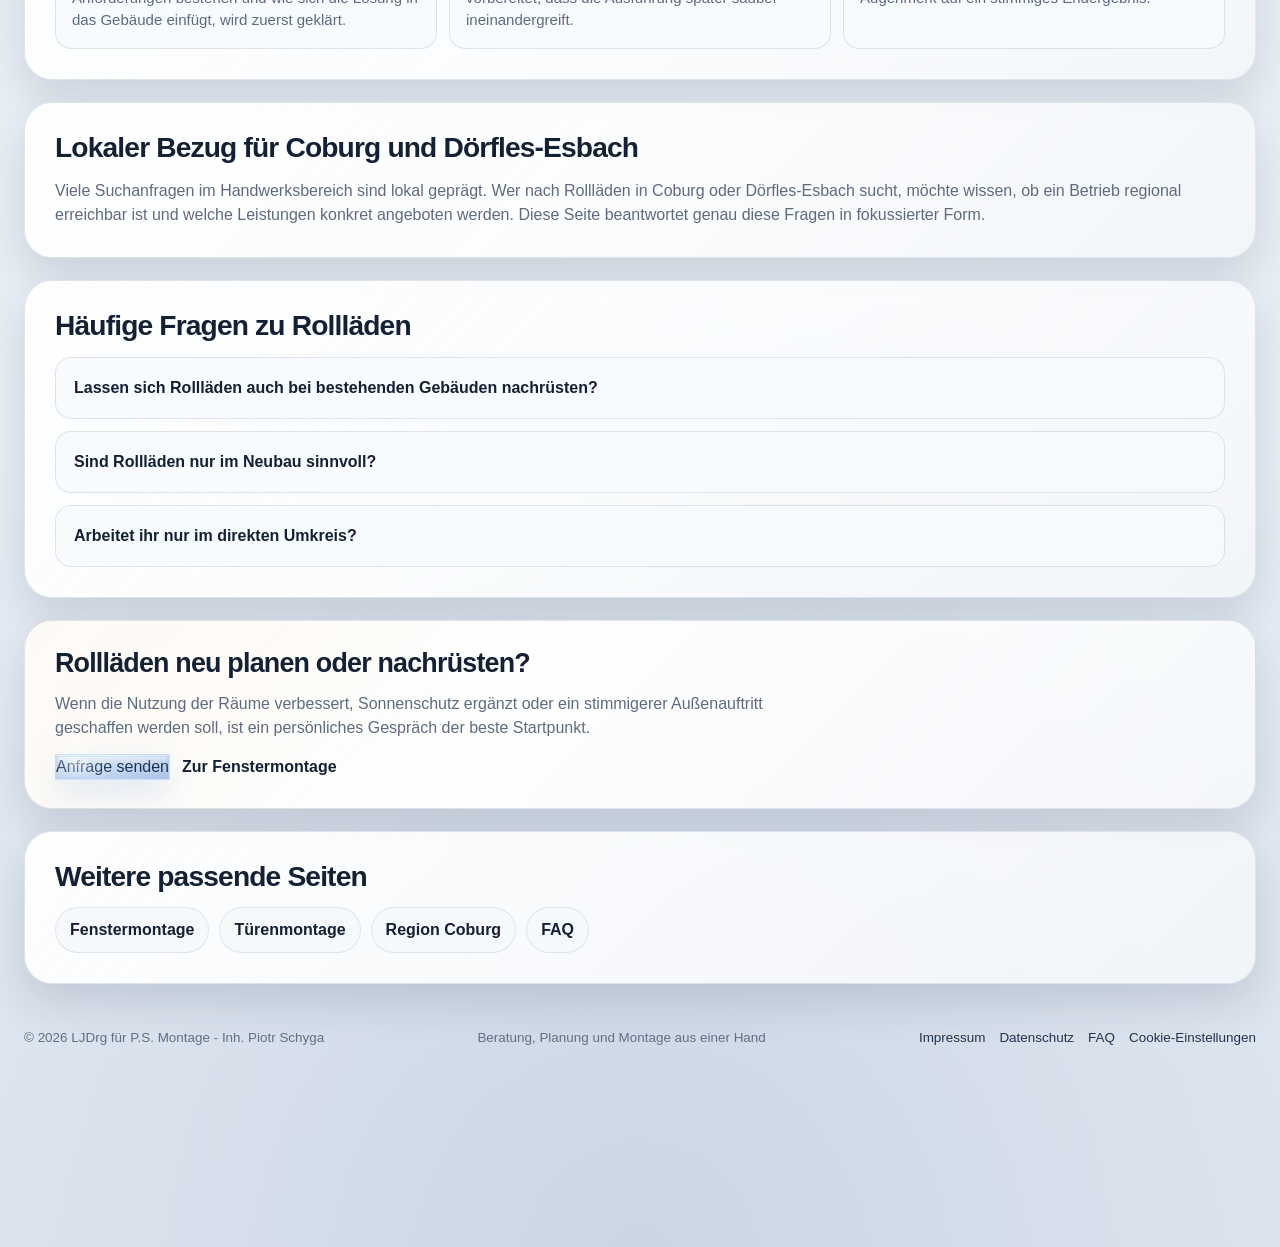
<file: rolllaeden.html>
<!DOCTYPE html>
<html lang="de">
<head>
    <meta charset="UTF-8">
    <meta name="viewport" content="width=device-width, initial-scale=1.0">
    <title>Rollläden in Coburg und Dörfles-Esbach | P.S. Montage</title>
    <meta name="description" content="Rollladen-Montage und Nachrüstung in Coburg und Dörfles-Esbach. P.S. Montage unterstützt bei Sonnenschutz, Komfort und stimmiger Integration ins Gebäude.">
    <meta name="robots" content="index, follow, max-image-preview:large">
    <link rel="canonical" href="https://montageexperte-ps.de/rolllaeden.html">
    <meta property="og:locale" content="de_DE">
    <meta property="og:type" content="website">
    <meta property="og:title" content="Rollläden in Coburg und Dörfles-Esbach | P.S. Montage">
    <meta property="og:description" content="Montage und Nachrüstung von Rollläden mit Fokus auf Komfort, Schutz und ein sauberes Gesamtbild.">
    <meta property="og:url" content="https://montageexperte-ps.de/rolllaeden.html">
    <meta property="og:image" content="https://montageexperte-ps.de/IMG_3748.jpg">
    <script type="application/ld+json">
        {
            "@context": "https://schema.org",
            "@type": "Service",
            "name": "Rollläden",
            "provider": {
                "@type": "HomeAndConstructionBusiness",
                "name": "P.S. Montage",
                "url": "https://montageexperte-ps.de/"
            },
            "areaServed": [
                "Coburg",
                "Dörfles-Esbach",
                "Region Coburg"
            ],
            "serviceType": "Rollladenmontage und Nachrüstung"
        }
    </script>
    <link rel="icon" type="image/svg+xml" href="data:image/svg+xml,%3Csvg xmlns='http://www.w3.org/2000/svg' viewBox='0 0 32 32'%3E%3Crect width='32' height='32' rx='7' fill='%230f1014'/%3E%3Ctext x='16' y='21' text-anchor='middle' fill='white' font-family='Arial' font-size='12' font-weight='700'%3EPS%3C/text%3E%3C/svg%3E">
    <link rel="stylesheet" href="style.css">
</head>
<body>
<header class="site-header legal-header">
    <div class="header-inner">
        <a class="brand" href="index.html" aria-label="Zur Startseite">
            <img class="logo-image" src="IMG_3748.jpg" alt="P.S. Montage Logo">
        </a>
        <div class="header-actions">
            <nav class="nav-links legal-nav">
                <a href="index.html">Startseite</a>
                <a href="fenstermontage.html">Fenster</a>
                <a href="tuerenmontage.html">Türen</a>
                <a href="rolllaeden.html" class="btn-primary">Rollläden</a>
                <a href="innenausbau-bodenbelaege.html">Innenausbau</a>
                <a href="fenster-tueren-coburg-doerfles-esbach.html">Region</a>
                <a href="haeufige-fragen.html">FAQ</a>
            </nav>
            <button class="theme-toggle" type="button" data-theme-toggle aria-label="Hell- und Dunkelmodus wechseln" title="Hell- und Dunkelmodus wechseln">
                <svg viewBox="0 0 24 24" aria-hidden="true">
                    <circle cx="12" cy="12" r="4.25"></circle>
                    <path d="M12 1.75v2.5M12 19.75v2.5M4.75 4.75l1.8 1.8M17.45 17.45l1.8 1.8M1.75 12h2.5M19.75 12h2.5M4.75 19.25l1.8-1.8M17.45 6.55l1.8-1.8"></path>
                </svg>
                <span class="sr-only">Theme wechseln</span>
            </button>
            <button class="menu-toggle" aria-label="Menü öffnen" aria-expanded="false" aria-controls="mobile-nav">
                <span></span><span></span><span></span>
            </button>
        </div>
    </div>
    <nav class="mobile-nav" id="mobile-nav">
        <a href="index.html">Startseite</a>
        <a href="fenstermontage.html">Fenster</a>
        <a href="tuerenmontage.html">Türen</a>
        <a href="rolllaeden.html">Rollläden</a>
        <a href="innenausbau-bodenbelaege.html">Innenausbau</a>
        <a href="fenster-tueren-coburg-doerfles-esbach.html">Region</a>
        <a href="haeufige-fragen.html">FAQ</a>
        <a href="index.html#kontakt">Kontakt</a>
    </nav>
</header>

<main class="content-page">
    <div class="content-shell">
        <nav class="breadcrumb" aria-label="Breadcrumb">
            <a href="index.html">Startseite</a>
            <span>/</span>
            <span>Rollläden</span>
        </nav>

        <section class="page-hero">
            <span class="hero-badge">Leistungsseite</span>
            <h1>Rollläden für Schutz, Komfort und ein stimmiges Gesamtbild</h1>
            <div class="hero-copy">
                <p>Rollläden leisten im Alltag mehr als nur Verdunkelung. Sie unterstützen Sonnenschutz, Privatsphäre, Komfort und können die Nutzung von Räumen deutlich angenehmer machen. Gleichzeitig müssen sie gestalterisch und technisch sauber zum Gebäude passen.</p>
                <p>P.S. Montage übernimmt Montage und Nachrüstung von Rollläden im Raum Coburg, Dörfles-Esbach und Umgebung und achtet dabei auf eine saubere Einbindung in Bestand oder Neubau.</p>
            </div>
            <div class="hero-actions">
                <a class="btn-primary" href="index.html#kontakt">Projekt anfragen</a>
                <a class="text-link" href="tel:+4915127904265">0151 / 27904265 anrufen</a>
            </div>
            <div class="hero-stats">
                <div class="stat-card">
                    <strong>Einsatz</strong>
                    <span>Neubau, Nachrüstung und Modernisierung</span>
                </div>
                <div class="stat-card">
                    <strong>Mehrwert</strong>
                    <span>Sonnenschutz, Schutz und Komfort</span>
                </div>
                <div class="stat-card">
                    <strong>Region</strong>
                    <span>Coburg, Dörfles-Esbach und Umgebung</span>
                </div>
            </div>
        </section>

        <section class="panel-card">
            <h2>Wofür Rollläden in der Praxis wichtig sind</h2>
            <p>Je nach Objekt stehen unterschiedliche Anforderungen im Vordergrund: Sonnenschutz im Sommer, mehr Rückzug im Alltag, Schutzfunktionen oder eine optisch stimmige Ergänzung der Fassade. Gute Rollladenlösungen fügen sich sauber ins Gesamtbild ein und lassen sich zuverlässig nutzen.</p>
            <div class="info-grid info-grid--two">
                <div class="info-box">
                    <strong>Wohnhäuser</strong>
                    <p>Mehr Komfort im Alltag, bessere Verschattung und ein Plus an Privatsphäre.</p>
                </div>
                <div class="info-box">
                    <strong>Sanierung & Nachrüstung</strong>
                    <p>Auch im Bestand können Rollläden sinnvoll ergänzt werden, wenn Planung und Montage sauber abgestimmt sind.</p>
                </div>
            </div>
        </section>

        <section class="panel-card">
            <h2>Typische Leistungen bei Rollläden</h2>
            <ul class="check-list">
                <li>Montage von Rollläden im Rahmen von Neubau- und Modernisierungsprojekten</li>
                <li>Nachrüstung an bestehenden Gebäuden</li>
                <li>Abstimmung auf Fenster, Fassade und Nutzungsanforderungen</li>
                <li>Saubere Einbindung in die vorhandene Bausituation</li>
                <li>Umsetzung für private und kleinere gewerbliche Objekte</li>
            </ul>
        </section>

        <section class="panel-card">
            <h2>Wie P.S. Montage bei Rollladen-Projekten vorgeht</h2>
            <div class="info-grid">
                <div class="info-box">
                    <strong>1. Situation prüfen</strong>
                    <p>Welche Fenster vorhanden sind, welche Anforderungen bestehen und wie sich die Lösung in das Gebäude einfügt, wird zuerst geklärt.</p>
                </div>
                <div class="info-box">
                    <strong>2. Lösung abstimmen</strong>
                    <p>Gestaltung, Funktion und Montageweg werden so vorbereitet, dass die Ausführung später sauber ineinandergreift.</p>
                </div>
                <div class="info-box">
                    <strong>3. Montage umsetzen</strong>
                    <p>Die Umsetzung erfolgt strukturiert und mit Augenmerk auf ein stimmiges Endergebnis.</p>
                </div>
            </div>
        </section>

        <section class="panel-card">
            <h2>Lokaler Bezug für Coburg und Dörfles-Esbach</h2>
            <p>Viele Suchanfragen im Handwerksbereich sind lokal geprägt. Wer nach Rollläden in Coburg oder Dörfles-Esbach sucht, möchte wissen, ob ein Betrieb regional erreichbar ist und welche Leistungen konkret angeboten werden. Diese Seite beantwortet genau diese Fragen in fokussierter Form.</p>
        </section>

        <section class="panel-card">
            <h2>Häufige Fragen zu Rollläden</h2>
            <div class="faq-list">
                <details class="faq-item">
                    <summary>Lassen sich Rollläden auch bei bestehenden Gebäuden nachrüsten?</summary>
                    <p>Ja, Nachrüstungen sind grundsätzlich möglich, wenn sie sauber auf Fenster, Fassade und Einbausituation abgestimmt werden.</p>
                </details>
                <details class="faq-item">
                    <summary>Sind Rollläden nur im Neubau sinnvoll?</summary>
                    <p>Nein. Auch in Bestandsobjekten können sie Komfort, Sonnenschutz und Alltagstauglichkeit deutlich verbessern.</p>
                </details>
                <details class="faq-item">
                    <summary>Arbeitet ihr nur im direkten Umkreis?</summary>
                    <p>Der Schwerpunkt liegt in der Region Coburg und Dörfles-Esbach. Weitere Einsätze hängen vom jeweiligen Projekt ab.</p>
                </details>
            </div>
        </section>

        <section class="cta-band">
            <h2>Rollläden neu planen oder nachrüsten?</h2>
            <p>Wenn die Nutzung der Räume verbessert, Sonnenschutz ergänzt oder ein stimmigerer Außenauftritt geschaffen werden soll, ist ein persönliches Gespräch der beste Startpunkt.</p>
            <div class="hero-actions">
                <a class="btn-primary" href="index.html#kontakt">Anfrage senden</a>
                <a class="text-link" href="fenstermontage.html">Zur Fenstermontage</a>
            </div>
        </section>

        <section class="panel-card">
            <h2>Weitere passende Seiten</h2>
            <div class="service-nav-links">
                <a href="fenstermontage.html">Fenstermontage</a>
                <a href="tuerenmontage.html">Türenmontage</a>
                <a href="fenster-tueren-coburg-doerfles-esbach.html">Region Coburg</a>
                <a href="haeufige-fragen.html">FAQ</a>
            </div>
        </section>
    </div>
</main>

<footer class="site-footer">
    <p>&copy; 2026 LJDrg für P.S. Montage - Inh. Piotr Schyga</p>
    <p>Beratung, Planung und Montage aus einer Hand</p>
    <div class="footer-legal-links">
        <a href="index.html#impressum">Impressum</a>
        <a href="datenschutz.html">Datenschutz</a>
        <a href="haeufige-fragen.html">FAQ</a>
        <button type="button" class="footer-link-button" data-open-cookie-settings>Cookie-Einstellungen</button>
    </div>
</footer>

<aside class="cookie-banner" role="dialog" aria-live="polite" aria-label="Cookie-Hinweis">
    <div class="cookie-banner__content">
        <p>Wir verwenden nur technisch notwendige Speicherungen und laden externe Google-Schriften erst nach Ihrer Zustimmung. Mit "Nein" bleibt die Seite voll nutzbar und verwendet eine Standardschrift.</p>
        <div class="cookie-banner__actions">
            <button type="button" class="cookie-button cookie-button--accept" data-cookie-choice="accepted">Ja</button>
            <button type="button" class="cookie-button cookie-button--decline" data-cookie-choice="declined">Nein</button>
        </div>
    </div>
</aside>

<script src="main.js"></script>
</body>
</html>
</file>
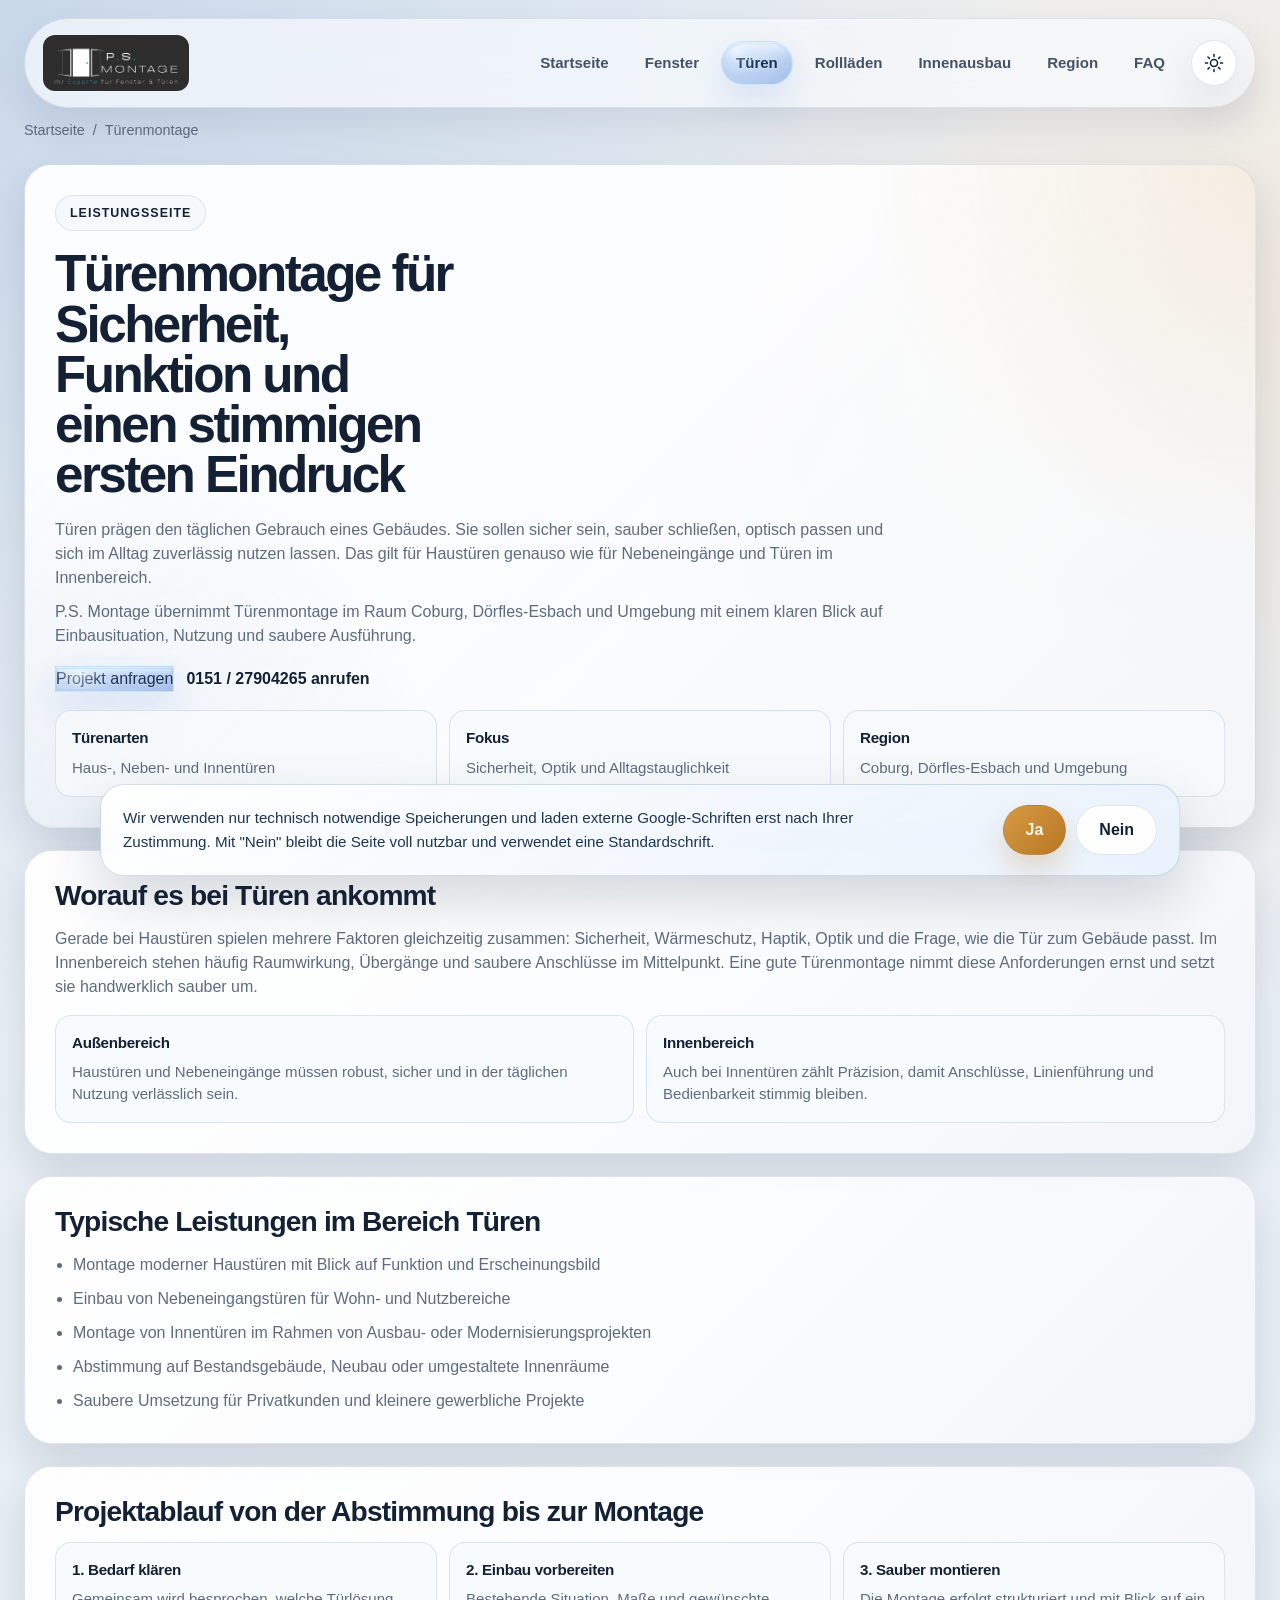
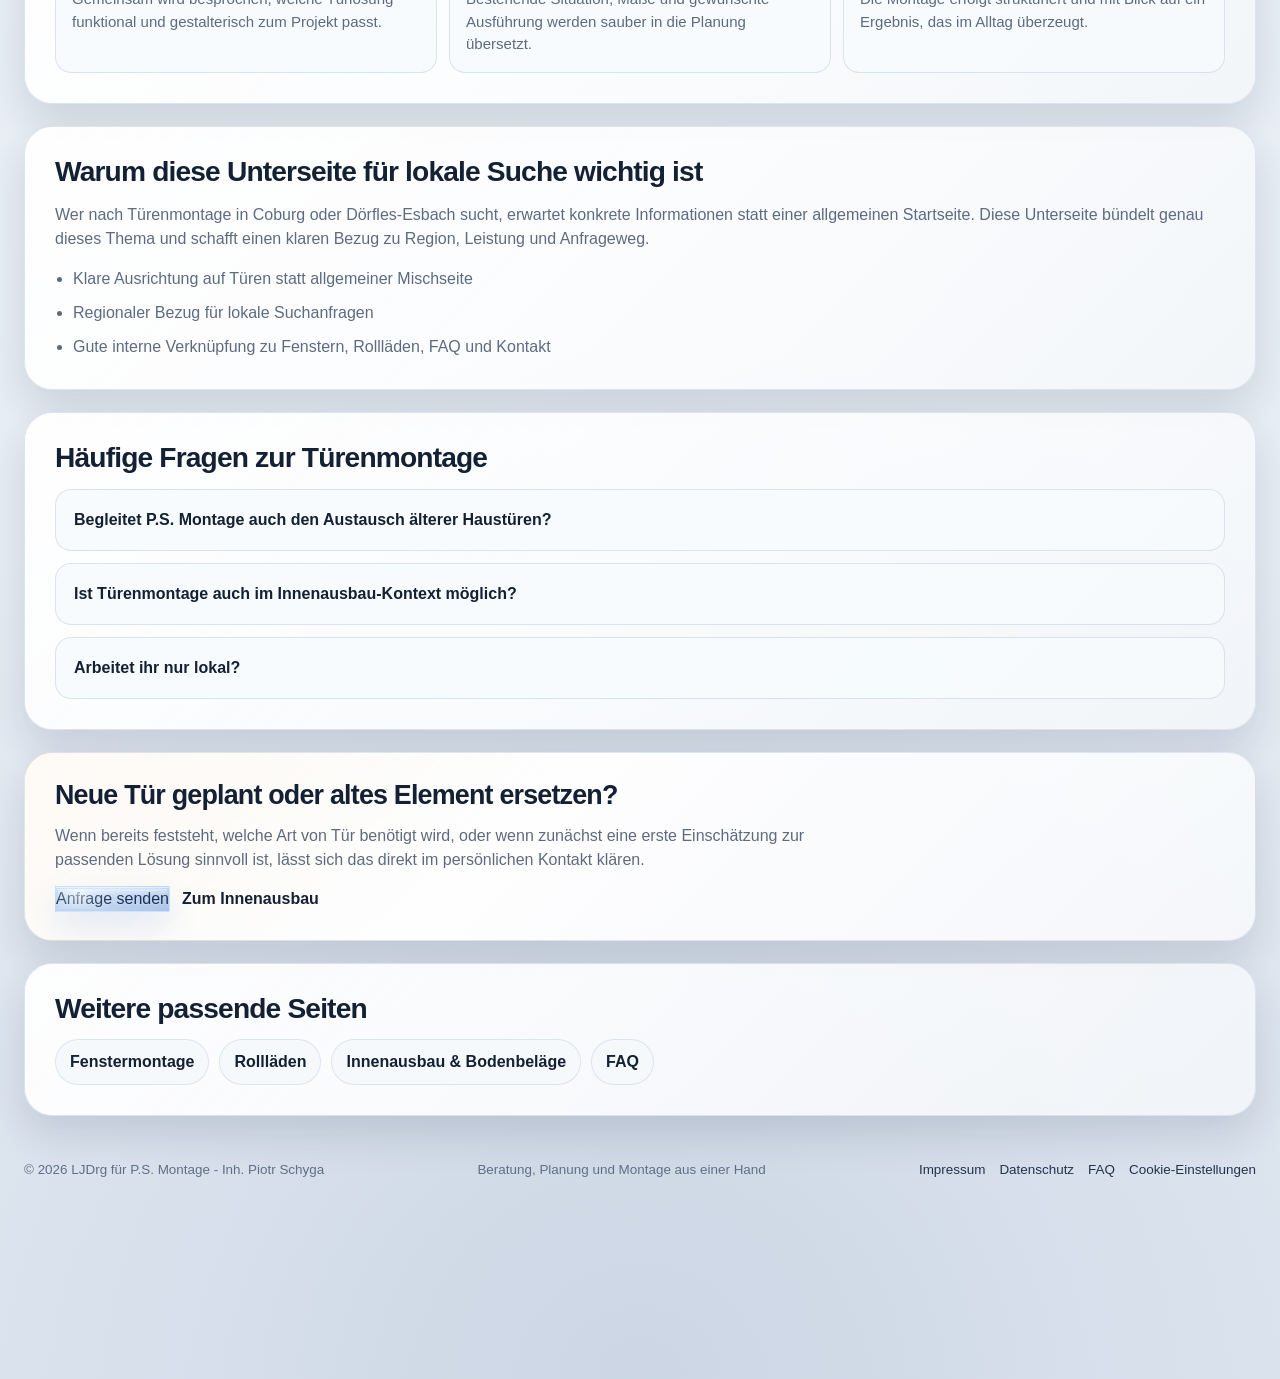
<file: tuerenmontage.html>
<!DOCTYPE html>
<html lang="de">
<head>
    <meta charset="UTF-8">
    <meta name="viewport" content="width=device-width, initial-scale=1.0">
    <title>Türenmontage in Coburg und Dörfles-Esbach | P.S. Montage</title>
    <meta name="description" content="Türenmontage für Haustüren, Nebeneingänge und Innentüren in Coburg und Dörfles-Esbach. P.S. Montage begleitet Planung und fachgerechte Umsetzung.">
    <meta name="robots" content="index, follow, max-image-preview:large">
    <link rel="canonical" href="https://montageexperte-ps.de/tuerenmontage.html">
    <meta property="og:locale" content="de_DE">
    <meta property="og:type" content="website">
    <meta property="og:title" content="Türenmontage in Coburg und Dörfles-Esbach | P.S. Montage">
    <meta property="og:description" content="Montage von Haus-, Neben- und Innentüren mit Fokus auf Sicherheit, Alltagstauglichkeit und saubere Ausführung.">
    <meta property="og:url" content="https://montageexperte-ps.de/tuerenmontage.html">
    <meta property="og:image" content="https://montageexperte-ps.de/IMG_3748.jpg">
    <script type="application/ld+json">
        {
            "@context": "https://schema.org",
            "@type": "Service",
            "name": "Türenmontage",
            "provider": {
                "@type": "HomeAndConstructionBusiness",
                "name": "P.S. Montage",
                "url": "https://montageexperte-ps.de/"
            },
            "areaServed": [
                "Coburg",
                "Dörfles-Esbach",
                "Region Coburg"
            ],
            "serviceType": "Türenmontage"
        }
    </script>
    <link rel="icon" type="image/svg+xml" href="data:image/svg+xml,%3Csvg xmlns='http://www.w3.org/2000/svg' viewBox='0 0 32 32'%3E%3Crect width='32' height='32' rx='7' fill='%230f1014'/%3E%3Ctext x='16' y='21' text-anchor='middle' fill='white' font-family='Arial' font-size='12' font-weight='700'%3EPS%3C/text%3E%3C/svg%3E">
    <link rel="stylesheet" href="style.css">
</head>
<body>
<header class="site-header legal-header">
    <div class="header-inner">
        <a class="brand" href="index.html" aria-label="Zur Startseite">
            <img class="logo-image" src="IMG_3748.jpg" alt="P.S. Montage Logo">
        </a>
        <div class="header-actions">
            <nav class="nav-links legal-nav">
                <a href="index.html">Startseite</a>
                <a href="fenstermontage.html">Fenster</a>
                <a href="tuerenmontage.html" class="btn-primary">Türen</a>
                <a href="rolllaeden.html">Rollläden</a>
                <a href="innenausbau-bodenbelaege.html">Innenausbau</a>
                <a href="fenster-tueren-coburg-doerfles-esbach.html">Region</a>
                <a href="haeufige-fragen.html">FAQ</a>
            </nav>
            <button class="theme-toggle" type="button" data-theme-toggle aria-label="Hell- und Dunkelmodus wechseln" title="Hell- und Dunkelmodus wechseln">
                <svg viewBox="0 0 24 24" aria-hidden="true">
                    <circle cx="12" cy="12" r="4.25"></circle>
                    <path d="M12 1.75v2.5M12 19.75v2.5M4.75 4.75l1.8 1.8M17.45 17.45l1.8 1.8M1.75 12h2.5M19.75 12h2.5M4.75 19.25l1.8-1.8M17.45 6.55l1.8-1.8"></path>
                </svg>
                <span class="sr-only">Theme wechseln</span>
            </button>
            <button class="menu-toggle" aria-label="Menü öffnen" aria-expanded="false" aria-controls="mobile-nav">
                <span></span><span></span><span></span>
            </button>
        </div>
    </div>
    <nav class="mobile-nav" id="mobile-nav">
        <a href="index.html">Startseite</a>
        <a href="fenstermontage.html">Fenster</a>
        <a href="tuerenmontage.html">Türen</a>
        <a href="rolllaeden.html">Rollläden</a>
        <a href="innenausbau-bodenbelaege.html">Innenausbau</a>
        <a href="fenster-tueren-coburg-doerfles-esbach.html">Region</a>
        <a href="haeufige-fragen.html">FAQ</a>
        <a href="index.html#kontakt">Kontakt</a>
    </nav>
</header>

<main class="content-page">
    <div class="content-shell">
        <nav class="breadcrumb" aria-label="Breadcrumb">
            <a href="index.html">Startseite</a>
            <span>/</span>
            <span>Türenmontage</span>
        </nav>

        <section class="page-hero">
            <span class="hero-badge">Leistungsseite</span>
            <h1>Türenmontage für Sicherheit, Funktion und einen stimmigen ersten Eindruck</h1>
            <div class="hero-copy">
                <p>Türen prägen den täglichen Gebrauch eines Gebäudes. Sie sollen sicher sein, sauber schließen, optisch passen und sich im Alltag zuverlässig nutzen lassen. Das gilt für Haustüren genauso wie für Nebeneingänge und Türen im Innenbereich.</p>
                <p>P.S. Montage übernimmt Türenmontage im Raum Coburg, Dörfles-Esbach und Umgebung mit einem klaren Blick auf Einbausituation, Nutzung und saubere Ausführung.</p>
            </div>
            <div class="hero-actions">
                <a class="btn-primary" href="index.html#kontakt">Projekt anfragen</a>
                <a class="text-link" href="tel:+4915127904265">0151 / 27904265 anrufen</a>
            </div>
            <div class="hero-stats">
                <div class="stat-card">
                    <strong>Türenarten</strong>
                    <span>Haus-, Neben- und Innentüren</span>
                </div>
                <div class="stat-card">
                    <strong>Fokus</strong>
                    <span>Sicherheit, Optik und Alltagstauglichkeit</span>
                </div>
                <div class="stat-card">
                    <strong>Region</strong>
                    <span>Coburg, Dörfles-Esbach und Umgebung</span>
                </div>
            </div>
        </section>

        <section class="panel-card">
            <h2>Worauf es bei Türen ankommt</h2>
            <p>Gerade bei Haustüren spielen mehrere Faktoren gleichzeitig zusammen: Sicherheit, Wärmeschutz, Haptik, Optik und die Frage, wie die Tür zum Gebäude passt. Im Innenbereich stehen häufig Raumwirkung, Übergänge und saubere Anschlüsse im Mittelpunkt. Eine gute Türenmontage nimmt diese Anforderungen ernst und setzt sie handwerklich sauber um.</p>
            <div class="info-grid info-grid--two">
                <div class="info-box">
                    <strong>Außenbereich</strong>
                    <p>Haustüren und Nebeneingänge müssen robust, sicher und in der täglichen Nutzung verlässlich sein.</p>
                </div>
                <div class="info-box">
                    <strong>Innenbereich</strong>
                    <p>Auch bei Innentüren zählt Präzision, damit Anschlüsse, Linienführung und Bedienbarkeit stimmig bleiben.</p>
                </div>
            </div>
        </section>

        <section class="panel-card">
            <h2>Typische Leistungen im Bereich Türen</h2>
            <ul class="check-list">
                <li>Montage moderner Haustüren mit Blick auf Funktion und Erscheinungsbild</li>
                <li>Einbau von Nebeneingangstüren für Wohn- und Nutzbereiche</li>
                <li>Montage von Innentüren im Rahmen von Ausbau- oder Modernisierungsprojekten</li>
                <li>Abstimmung auf Bestandsgebäude, Neubau oder umgestaltete Innenräume</li>
                <li>Saubere Umsetzung für Privatkunden und kleinere gewerbliche Projekte</li>
            </ul>
        </section>

        <section class="panel-card">
            <h2>Projektablauf von der Abstimmung bis zur Montage</h2>
            <div class="info-grid">
                <div class="info-box">
                    <strong>1. Bedarf klären</strong>
                    <p>Gemeinsam wird besprochen, welche Türlösung funktional und gestalterisch zum Projekt passt.</p>
                </div>
                <div class="info-box">
                    <strong>2. Einbau vorbereiten</strong>
                    <p>Bestehende Situation, Maße und gewünschte Ausführung werden sauber in die Planung übersetzt.</p>
                </div>
                <div class="info-box">
                    <strong>3. Sauber montieren</strong>
                    <p>Die Montage erfolgt strukturiert und mit Blick auf ein Ergebnis, das im Alltag überzeugt.</p>
                </div>
            </div>
        </section>

        <section class="panel-card">
            <h2>Warum diese Unterseite für lokale Suche wichtig ist</h2>
            <p>Wer nach Türenmontage in Coburg oder Dörfles-Esbach sucht, erwartet konkrete Informationen statt einer allgemeinen Startseite. Diese Unterseite bündelt genau dieses Thema und schafft einen klaren Bezug zu Region, Leistung und Anfrageweg.</p>
            <ul class="check-list">
                <li>Klare Ausrichtung auf Türen statt allgemeiner Mischseite</li>
                <li>Regionaler Bezug für lokale Suchanfragen</li>
                <li>Gute interne Verknüpfung zu Fenstern, Rollläden, FAQ und Kontakt</li>
            </ul>
        </section>

        <section class="panel-card">
            <h2>Häufige Fragen zur Türenmontage</h2>
            <div class="faq-list">
                <details class="faq-item">
                    <summary>Begleitet P.S. Montage auch den Austausch älterer Haustüren?</summary>
                    <p>Ja. Gerade bei Modernisierungen ist der Austausch alter Elemente ein typischer Einsatzbereich.</p>
                </details>
                <details class="faq-item">
                    <summary>Ist Türenmontage auch im Innenausbau-Kontext möglich?</summary>
                    <p>Ja. Wenn Innentüren Teil eines größeren Ausbauprojekts sind, lässt sich das gut aufeinander abstimmen.</p>
                </details>
                <details class="faq-item">
                    <summary>Arbeitet ihr nur lokal?</summary>
                    <p>Der Schwerpunkt liegt rund um Coburg und Dörfles-Esbach. Je nach Projektumfang sind auch weitere Einsätze möglich.</p>
                </details>
            </div>
        </section>

        <section class="cta-band">
            <h2>Neue Tür geplant oder altes Element ersetzen?</h2>
            <p>Wenn bereits feststeht, welche Art von Tür benötigt wird, oder wenn zunächst eine erste Einschätzung zur passenden Lösung sinnvoll ist, lässt sich das direkt im persönlichen Kontakt klären.</p>
            <div class="hero-actions">
                <a class="btn-primary" href="index.html#kontakt">Anfrage senden</a>
                <a class="text-link" href="innenausbau-bodenbelaege.html">Zum Innenausbau</a>
            </div>
        </section>

        <section class="panel-card">
            <h2>Weitere passende Seiten</h2>
            <div class="service-nav-links">
                <a href="fenstermontage.html">Fenstermontage</a>
                <a href="rolllaeden.html">Rollläden</a>
                <a href="innenausbau-bodenbelaege.html">Innenausbau & Bodenbeläge</a>
                <a href="haeufige-fragen.html">FAQ</a>
            </div>
        </section>
    </div>
</main>

<footer class="site-footer">
    <p>&copy; 2026 LJDrg für P.S. Montage - Inh. Piotr Schyga</p>
    <p>Beratung, Planung und Montage aus einer Hand</p>
    <div class="footer-legal-links">
        <a href="index.html#impressum">Impressum</a>
        <a href="datenschutz.html">Datenschutz</a>
        <a href="haeufige-fragen.html">FAQ</a>
        <button type="button" class="footer-link-button" data-open-cookie-settings>Cookie-Einstellungen</button>
    </div>
</footer>

<aside class="cookie-banner" role="dialog" aria-live="polite" aria-label="Cookie-Hinweis">
    <div class="cookie-banner__content">
        <p>Wir verwenden nur technisch notwendige Speicherungen und laden externe Google-Schriften erst nach Ihrer Zustimmung. Mit "Nein" bleibt die Seite voll nutzbar und verwendet eine Standardschrift.</p>
        <div class="cookie-banner__actions">
            <button type="button" class="cookie-button cookie-button--accept" data-cookie-choice="accepted">Ja</button>
            <button type="button" class="cookie-button cookie-button--decline" data-cookie-choice="declined">Nein</button>
        </div>
    </div>
</aside>

<script src="main.js"></script>
</body>
</html>
</file>
<file: style.css>
*,
*::before,
*::after {
    box-sizing: border-box;
    margin: 0;
    padding: 0;
}

:root,
:root[data-theme="light"] {
    color-scheme: light;
    --bg: #eef3f8;
    --bg-secondary: #e4ebf3;
    --bg-orb-a: rgba(104, 146, 196, 0.28);
    --bg-orb-b: rgba(255, 193, 118, 0.18);
    --bg-orb-c: rgba(74, 103, 151, 0.16);
    --text: #142033;
    --text-soft: #5e6b7f;
    --text-inverse: #f8fbff;
    --surface: rgba(255, 255, 255, 0.84);
    --surface-strong: rgba(255, 255, 255, 0.96);
    --surface-soft: rgba(247, 250, 253, 0.82);
    --surface-accent: linear-gradient(145deg, rgba(255, 255, 255, 0.94) 0%, rgba(236, 243, 251, 0.94) 100%);
    --surface-dark: #162235;
    --line: rgba(108, 130, 160, 0.2);
    --line-strong: rgba(93, 118, 151, 0.32);
    --header-bg: rgba(247, 250, 253, 0.7);
    --header-border: rgba(108, 130, 160, 0.18);
    --nav-text: #445166;
    --nav-hover: rgba(106, 134, 173, 0.12);
    --nav-hover-text: #122136;
    --shadow-soft: 0 18px 42px rgba(28, 43, 68, 0.1);
    --shadow-card: 0 18px 42px rgba(28, 43, 68, 0.14);
    --shadow-card-hover: 0 24px 56px rgba(28, 43, 68, 0.18);
    --shadow-strong: 0 28px 60px rgba(28, 43, 68, 0.18);
    --accent: #d89a45;
    --accent-strong: #b87722;
    --accent-soft: rgba(216, 154, 69, 0.14);
    --accent-contrast: #fff8ef;
    --button-shadow: 0 14px 26px rgba(184, 119, 34, 0.22);
    --hero-overlay-top: rgba(10, 20, 35, 0.08);
    --hero-overlay-bottom: rgba(10, 20, 35, 0.65);
    --card-glow: linear-gradient(135deg, rgba(255, 255, 255, 0.66) 0%, rgba(255, 255, 255, 0.08) 42%, rgba(135, 159, 190, 0.08) 100%);
    --chip-bg: rgba(246, 249, 252, 0.94);
    --chip-border: rgba(123, 144, 173, 0.2);
    --chip-shadow: inset 0 1px 0 rgba(255, 255, 255, 0.84);
    --footer-text: #607086;
    --footer-link: #22344d;
    --cookie-bg: linear-gradient(145deg, rgba(255, 255, 255, 0.96) 0%, rgba(232, 241, 252, 0.94) 100%);
    --cookie-text: #1d3551;
    --cookie-border: rgba(99, 132, 171, 0.26);
    --input-bg: rgba(249, 251, 253, 0.94);
    --input-border: rgba(116, 135, 162, 0.26);
    --input-focus: rgba(216, 154, 69, 0.34);
    --glass-button-text: #18314f;
    --glass-button-text-shadow: 0 1px 2px rgba(255, 255, 255, 0.32);
    --radius-xl: 28px;
    --radius-lg: 22px;
    --radius-md: 16px;
    --radius-sm: 12px;
}

:root[data-theme="dark"] {
    color-scheme: dark;
    --bg: #09111d;
    --bg-secondary: #111c2d;
    --bg-orb-a: rgba(38, 69, 113, 0.34);
    --bg-orb-b: rgba(216, 154, 69, 0.14);
    --bg-orb-c: rgba(98, 136, 186, 0.18);
    --text: #edf4ff;
    --text-soft: #9aabbe;
    --text-inverse: #08111d;
    --surface: rgba(14, 23, 37, 0.74);
    --surface-strong: rgba(16, 27, 43, 0.9);
    --surface-soft: rgba(12, 21, 34, 0.88);
    --surface-accent: linear-gradient(145deg, rgba(20, 33, 53, 0.98) 0%, rgba(12, 23, 38, 0.96) 100%);
    --surface-dark: #f4f8fd;
    --line: rgba(128, 151, 187, 0.18);
    --line-strong: rgba(148, 171, 206, 0.28);
    --header-bg: rgba(10, 17, 29, 0.7);
    --header-border: rgba(151, 175, 211, 0.14);
    --nav-text: #bfd0e5;
    --nav-hover: rgba(255, 255, 255, 0.08);
    --nav-hover-text: #ffffff;
    --shadow-soft: 0 18px 42px rgba(2, 6, 13, 0.34);
    --shadow-card: 0 20px 45px rgba(2, 6, 13, 0.44);
    --shadow-card-hover: 0 26px 58px rgba(0, 0, 0, 0.54);
    --shadow-strong: 0 30px 68px rgba(0, 0, 0, 0.48);
    --accent: #f2bf70;
    --accent-strong: #d5973d;
    --accent-soft: rgba(242, 191, 112, 0.12);
    --accent-contrast: #1f1404;
    --button-shadow: 0 16px 28px rgba(242, 191, 112, 0.14);
    --hero-overlay-top: rgba(7, 12, 20, 0.08);
    --hero-overlay-bottom: rgba(7, 12, 20, 0.78);
    --card-glow: linear-gradient(145deg, rgba(255, 255, 255, 0.08) 0%, rgba(255, 255, 255, 0.03) 36%, rgba(242, 191, 112, 0.03) 100%);
    --chip-bg: rgba(19, 31, 49, 0.84);
    --chip-border: rgba(144, 165, 196, 0.16);
    --chip-shadow: inset 0 1px 0 rgba(255, 255, 255, 0.05);
    --footer-text: #8799af;
    --footer-link: #dce7f5;
    --cookie-bg: linear-gradient(145deg, rgba(17, 29, 46, 0.96) 0%, rgba(10, 20, 34, 0.95) 100%);
    --cookie-text: #e9f2ff;
    --cookie-border: rgba(136, 166, 206, 0.18);
    --input-bg: rgba(10, 19, 31, 0.9);
    --input-border: rgba(140, 164, 198, 0.18);
    --input-focus: rgba(242, 191, 112, 0.34);
    --glass-button-text: #f5faff;
    --glass-button-text-shadow: 0 1px 2px rgba(17, 49, 102, 0.2);
}

@media (prefers-color-scheme: dark) {
    :root:not([data-theme="light"]) {
        color-scheme: dark;
        --bg: #09111d;
        --bg-secondary: #111c2d;
        --bg-orb-a: rgba(38, 69, 113, 0.34);
        --bg-orb-b: rgba(216, 154, 69, 0.14);
        --bg-orb-c: rgba(98, 136, 186, 0.18);
        --text: #edf4ff;
        --text-soft: #9aabbe;
        --text-inverse: #08111d;
        --surface: rgba(14, 23, 37, 0.74);
        --surface-strong: rgba(16, 27, 43, 0.9);
        --surface-soft: rgba(12, 21, 34, 0.88);
        --surface-accent: linear-gradient(145deg, rgba(20, 33, 53, 0.98) 0%, rgba(12, 23, 38, 0.96) 100%);
        --surface-dark: #f4f8fd;
        --line: rgba(128, 151, 187, 0.18);
        --line-strong: rgba(148, 171, 206, 0.28);
        --header-bg: rgba(10, 17, 29, 0.7);
        --header-border: rgba(151, 175, 211, 0.14);
        --nav-text: #bfd0e5;
        --nav-hover: rgba(255, 255, 255, 0.08);
        --nav-hover-text: #ffffff;
        --shadow-soft: 0 18px 42px rgba(2, 6, 13, 0.34);
        --shadow-card: 0 20px 45px rgba(2, 6, 13, 0.44);
        --shadow-card-hover: 0 26px 58px rgba(0, 0, 0, 0.54);
        --shadow-strong: 0 30px 68px rgba(0, 0, 0, 0.48);
        --accent: #f2bf70;
        --accent-strong: #d5973d;
        --accent-soft: rgba(242, 191, 112, 0.12);
        --accent-contrast: #1f1404;
        --button-shadow: 0 16px 28px rgba(242, 191, 112, 0.14);
        --hero-overlay-top: rgba(7, 12, 20, 0.08);
        --hero-overlay-bottom: rgba(7, 12, 20, 0.78);
        --card-glow: linear-gradient(145deg, rgba(255, 255, 255, 0.08) 0%, rgba(255, 255, 255, 0.03) 36%, rgba(242, 191, 112, 0.03) 100%);
        --chip-bg: rgba(19, 31, 49, 0.84);
        --chip-border: rgba(144, 165, 196, 0.16);
        --chip-shadow: inset 0 1px 0 rgba(255, 255, 255, 0.05);
        --footer-text: #8799af;
        --footer-link: #dce7f5;
        --cookie-bg: linear-gradient(145deg, rgba(17, 29, 46, 0.96) 0%, rgba(10, 20, 34, 0.95) 100%);
        --cookie-text: #e9f2ff;
        --cookie-border: rgba(136, 166, 206, 0.18);
        --input-bg: rgba(10, 19, 31, 0.9);
        --input-border: rgba(140, 164, 198, 0.18);
        --input-focus: rgba(242, 191, 112, 0.34);
        --glass-button-text: #f5faff;
        --glass-button-text-shadow: 0 1px 2px rgba(17, 49, 102, 0.2);
    }
}

html {
    scroll-behavior: smooth;
}

body {
    font-family: "Inter", -apple-system, BlinkMacSystemFont, "Segoe UI", sans-serif;
    background:
        radial-gradient(circle at 0% 0%, var(--bg-orb-a) 0%, transparent 32%),
        radial-gradient(circle at 100% 10%, var(--bg-orb-b) 0%, transparent 24%),
        radial-gradient(circle at 50% 100%, var(--bg-orb-c) 0%, transparent 34%),
        linear-gradient(180deg, var(--bg) 0%, var(--bg-secondary) 100%);
    color: var(--text);
    line-height: 1.5;
    min-height: 100vh;
    transition: background 0.35s ease, color 0.25s ease;
}

body.cookie-banner-visible {
    padding-bottom: 164px;
}

a {
    color: inherit;
    text-decoration: none;
    transition: color 0.2s ease, background-color 0.2s ease, opacity 0.2s ease;
}

button,
input,
textarea {
    font: inherit;
}

.sr-only {
    position: absolute;
    width: 1px;
    height: 1px;
    padding: 0;
    margin: -1px;
    overflow: hidden;
    clip: rect(0, 0, 0, 0);
    white-space: nowrap;
    border: 0;
}

.site-header {
    position: sticky;
    top: 0;
    z-index: 30;
    padding: 18px 24px 0;
}

.header-inner {
    max-width: 1320px;
    margin: 0 auto;
    padding: 16px 18px;
    display: flex;
    align-items: center;
    justify-content: space-between;
    gap: 18px;
    border: 1px solid var(--header-border);
    border-radius: 999px;
    background: var(--header-bg);
    backdrop-filter: blur(22px) saturate(1.1);
    box-shadow: var(--shadow-soft);
}

.header-actions {
    display: flex;
    align-items: center;
    gap: 12px;
}

.brand {
    display: inline-flex;
    align-items: center;
}

.logo-image {
    height: 56px;
    width: auto;
    max-width: 240px;
    object-fit: contain;
    border-radius: 12px;
}

.nav-links {
    display: flex;
    align-items: center;
    gap: 8px;
}

.nav-links a {
    color: var(--nav-text);
    padding: 10px 14px;
    font-size: 0.94rem;
    font-weight: 600;
    border-radius: 999px;
}

.nav-links a:hover,
.nav-links a:focus-visible {
    color: var(--nav-hover-text);
    background: var(--nav-hover);
    outline: none;
}

.btn-primary {
    position: relative;
    overflow: hidden;
    isolation: isolate;
    border: 1px solid rgba(191, 223, 255, 0.46);
    background:
        linear-gradient(180deg, rgba(255, 255, 255, 0.3) 0%, rgba(255, 255, 255, 0.08) 42%, rgba(255, 255, 255, 0.03) 100%),
        linear-gradient(135deg, rgba(118, 190, 255, 0.34) 0%, rgba(62, 142, 255, 0.24) 46%, rgba(31, 103, 224, 0.3) 100%);
    color: var(--glass-button-text) !important;
    box-shadow:
        inset 0 1px 0 rgba(255, 255, 255, 0.5),
        inset 0 -16px 24px rgba(19, 67, 145, 0.1),
        0 14px 32px rgba(64, 121, 206, 0.16),
        0 2px 10px rgba(255, 255, 255, 0.24);
    backdrop-filter: blur(28px) saturate(1.3);
    -webkit-backdrop-filter: blur(28px) saturate(1.3);
    text-shadow: var(--glass-button-text-shadow);
}

.btn-primary::before,
.contact-form button::before {
    content: "";
    position: absolute;
    inset: 2px;
    border-radius: inherit;
    background:
        radial-gradient(circle at 18% 20%, rgba(255, 255, 255, 0.56) 0%, rgba(255, 255, 255, 0.18) 18%, transparent 40%),
        linear-gradient(180deg, rgba(255, 255, 255, 0.42) 0%, rgba(255, 255, 255, 0.1) 24%, transparent 46%);
    opacity: 0.95;
    pointer-events: none;
}

.btn-primary:hover,
.btn-primary:focus-visible {
    border-color: rgba(214, 235, 255, 0.58);
    box-shadow:
        inset 0 1px 0 rgba(255, 255, 255, 0.58),
        inset 0 -18px 26px rgba(22, 74, 156, 0.12),
        0 18px 36px rgba(53, 113, 205, 0.2),
        0 4px 14px rgba(255, 255, 255, 0.24);
    outline: none;
}

.theme-toggle,
.menu-toggle {
    height: 46px;
    width: 46px;
    display: inline-flex;
    align-items: center;
    justify-content: center;
    border-radius: 50%;
    border: 1px solid var(--line);
    background: var(--surface-strong);
    color: var(--text);
    box-shadow: var(--shadow-soft);
    cursor: pointer;
    transition: transform 0.22s ease, box-shadow 0.22s ease, border-color 0.22s ease, background 0.22s ease;
}

.theme-toggle:hover,
.menu-toggle:hover,
.theme-toggle:focus-visible,
.menu-toggle:focus-visible {
    transform: translateY(-2px);
    border-color: var(--line-strong);
    box-shadow: var(--shadow-card);
    outline: none;
}

.theme-toggle svg {
    width: 20px;
    height: 20px;
    fill: none;
    stroke: currentColor;
    stroke-width: 1.8;
    stroke-linecap: round;
    stroke-linejoin: round;
    transition: transform 0.3s ease;
}

:root[data-theme="dark"] .theme-toggle svg {
    transform: rotate(24deg) scale(1.06);
}

.menu-toggle {
    display: none;
    flex-direction: column;
    gap: 4px;
}

.menu-toggle span {
    width: 18px;
    height: 2px;
    border-radius: 999px;
    background: currentColor;
}

.mobile-nav {
    display: none;
    max-width: 1320px;
    margin: 12px auto 0;
    padding: 12px;
    gap: 10px;
    flex-wrap: wrap;
    border: 1px solid var(--header-border);
    border-radius: 24px;
    background: var(--header-bg);
    backdrop-filter: blur(18px) saturate(1.08);
    box-shadow: var(--shadow-soft);
}

.mobile-nav a {
    padding: 11px 14px;
    border-radius: 12px;
    background: var(--surface);
    color: var(--text);
    font-size: 0.92rem;
    font-weight: 600;
    border: 1px solid transparent;
}

.mobile-nav a:hover,
.mobile-nav a:focus-visible {
    border-color: var(--line);
    outline: none;
}

.mobile-nav.active {
    display: flex;
}

.layout-shell,
.legal-page {
    max-width: 1320px;
    margin: 0 auto;
    padding: 26px 24px 42px;
}

.grid {
    display: grid;
    grid-template-columns: 1.7fr 1fr;
    gap: 18px;
}

.card,
.legal-card {
    position: relative;
    overflow: hidden;
    border-radius: var(--radius-xl);
    border: 1px solid var(--line);
    background: var(--surface);
    backdrop-filter: blur(18px) saturate(1.1);
    box-shadow: var(--shadow-card);
}

.card {
    padding: 28px;
    transition: transform 0.28s ease, box-shadow 0.28s ease, border-color 0.28s ease;
}

.card::before,
.legal-card::before {
    content: "";
    position: absolute;
    inset: 0;
    border-radius: inherit;
    pointer-events: none;
    background: var(--card-glow);
}

.card:hover {
    transform: translateY(-6px);
    border-color: var(--line-strong);
    box-shadow: var(--shadow-card-hover);
}

.card small,
.legal-card small {
    display: block;
    margin-bottom: 14px;
    color: var(--text-soft);
    font-size: 0.76rem;
    font-weight: 700;
    letter-spacing: 0.12em;
    text-transform: uppercase;
}

.craft-card {
    min-height: 560px;
    display: grid;
    grid-template-rows: auto auto auto auto minmax(0, 1fr);
    align-content: start;
    gap: 16px;
    background: var(--surface-accent);
}

.card-topline {
    display: grid;
    grid-template-columns: minmax(0, 1fr) auto;
    align-items: start;
    column-gap: 12px;
    row-gap: 6px;
}

.card-topline small {
    margin: 0;
    min-width: 0;
}

.card-topline small:last-child {
    max-width: 14ch;
    justify-self: end;
    text-align: right;
    text-wrap: balance;
}

.craft-intro-row {
    display: flex;
    align-items: center;
    justify-content: space-between;
    gap: 16px;
    flex-wrap: wrap;
}

.craft-logo {
    height: 72px;
    width: auto;
    max-width: 270px;
    object-fit: contain;
    border-radius: 18px;
    border: 1px solid var(--line);
    background: rgba(255, 255, 255, 0.72);
    box-shadow: var(--shadow-soft);
}

.craft-quick-actions {
    display: flex;
    align-items: center;
    gap: 10px;
    flex-wrap: wrap;
}

.craft-action {
    position: relative;
    overflow: hidden;
    isolation: isolate;
    display: inline-flex;
    align-items: center;
    justify-content: center;
    padding: 12px 18px;
    border-radius: 999px;
    border: 1px solid rgba(191, 223, 255, 0.46);
    background:
        linear-gradient(180deg, rgba(255, 255, 255, 0.3) 0%, rgba(255, 255, 255, 0.08) 42%, rgba(255, 255, 255, 0.03) 100%),
        linear-gradient(135deg, rgba(118, 190, 255, 0.34) 0%, rgba(62, 142, 255, 0.24) 46%, rgba(31, 103, 224, 0.3) 100%);
    color: var(--glass-button-text);
    font-size: 0.95rem;
    font-weight: 700;
    box-shadow:
        inset 0 1px 0 rgba(255, 255, 255, 0.5),
        inset 0 -16px 24px rgba(19, 67, 145, 0.1),
        0 14px 32px rgba(64, 121, 206, 0.16),
        0 2px 10px rgba(255, 255, 255, 0.24);
    backdrop-filter: blur(28px) saturate(1.3);
    -webkit-backdrop-filter: blur(28px) saturate(1.3);
    text-shadow: var(--glass-button-text-shadow);
    transition: transform 0.2s ease, box-shadow 0.2s ease, border-color 0.2s ease;
}

.craft-action::before {
    content: "";
    position: absolute;
    inset: 2px;
    border-radius: inherit;
    background:
        radial-gradient(circle at 18% 20%, rgba(255, 255, 255, 0.56) 0%, rgba(255, 255, 255, 0.18) 18%, transparent 40%),
        linear-gradient(180deg, rgba(255, 255, 255, 0.42) 0%, rgba(255, 255, 255, 0.1) 24%, transparent 46%);
    opacity: 0.95;
    pointer-events: none;
}

.craft-action > * {
    position: relative;
    z-index: 1;
}

.craft-action:hover,
.craft-action:focus-visible {
    transform: translateY(-2px);
    border-color: rgba(214, 235, 255, 0.58);
    box-shadow:
        inset 0 1px 0 rgba(255, 255, 255, 0.58),
        inset 0 -18px 26px rgba(22, 74, 156, 0.12),
        0 18px 36px rgba(53, 113, 205, 0.2),
        0 4px 14px rgba(255, 255, 255, 0.24);
    outline: none;
}

.craft-card h1 {
    max-width: 760px;
    font-size: clamp(2.3rem, 4vw, 4rem);
    line-height: 0.96;
    letter-spacing: -0.05em;
}

.craft-card p {
    max-width: 700px;
    color: var(--text-soft);
    font-size: 1.03rem;
}

.service-spotlight {
    display: flex;
    align-items: stretch;
    gap: 12px;
    min-height: 0;
    height: 100%;
    margin-top: 8px;
}

.service-panel {
    position: relative;
    flex: 1 1 0;
    min-height: 100%;
    padding: 18px 14px;
    display: flex;
    flex-direction: column;
    justify-content: flex-end;
    gap: 10px;
    border: 1px solid var(--chip-border);
    border-radius: 28px;
    overflow: hidden;
    color: #ffffff;
    background:
        radial-gradient(circle at top left, rgba(216, 154, 69, 0.2) 0%, transparent 42%),
        linear-gradient(145deg, rgba(19, 31, 49, 0.98) 0%, rgba(58, 79, 111, 0.94) 100%);
    box-shadow: var(--shadow-soft);
    cursor: pointer;
    text-align: left;
    appearance: none;
    transition:
        flex-grow 0.55s cubic-bezier(0.22, 0.88, 0.34, 1),
        transform 0.28s ease,
        border-color 0.28s ease,
        box-shadow 0.28s ease,
        filter 0.4s ease;
}

.service-panel::before {
    content: "";
    position: absolute;
    inset: 0;
    background:
        linear-gradient(180deg, rgba(255, 255, 255, 0.08) 0%, transparent 32%, rgba(12, 20, 30, 0.18) 100%),
        repeating-linear-gradient(135deg, rgba(255, 255, 255, 0.07) 0 2px, transparent 2px 14px);
    opacity: 0.8;
    pointer-events: none;
}

.service-panel > * {
    position: relative;
    z-index: 1;
}

.service-panel:hover,
.service-panel:focus-visible {
    transform: translateY(-3px);
    border-color: rgba(255, 255, 255, 0.26);
    box-shadow: var(--shadow-card);
    outline: none;
}

.service-panel.is-active {
    flex-grow: 2.5;
    border-color: rgba(255, 255, 255, 0.32);
    box-shadow: var(--shadow-card-hover);
    filter: saturate(1.08);
    padding: 20px 22px;
}

.service-panel:not(.is-active) {
    filter: saturate(0.88);
}

.service-panel:nth-child(2) {
    background:
        radial-gradient(circle at top left, rgba(108, 146, 196, 0.22) 0%, transparent 44%),
        linear-gradient(145deg, rgba(18, 28, 44, 0.98) 0%, rgba(74, 86, 116, 0.92) 100%);
}

.service-panel:nth-child(3) {
    background:
        radial-gradient(circle at top left, rgba(124, 166, 209, 0.2) 0%, transparent 44%),
        linear-gradient(145deg, rgba(16, 26, 42, 0.98) 0%, rgba(61, 84, 122, 0.92) 100%);
}

.service-panel:nth-child(4) {
    background:
        radial-gradient(circle at top left, rgba(216, 154, 69, 0.16) 0%, transparent 40%),
        linear-gradient(145deg, rgba(19, 31, 49, 0.98) 0%, rgba(70, 82, 104, 0.92) 100%);
}

.service-panel:nth-child(5) {
    background:
        radial-gradient(circle at top left, rgba(143, 167, 197, 0.2) 0%, transparent 42%),
        linear-gradient(145deg, rgba(18, 29, 47, 0.98) 0%, rgba(82, 96, 126, 0.92) 100%);
}

.service-panel strong {
    display: block;
    font-size: clamp(1.1rem, 1.8vw, 1.55rem);
    line-height: 1.02;
    letter-spacing: -0.03em;
}

.service-panel:not(.is-active) strong {
    margin: auto;
    writing-mode: vertical-rl;
    transform: rotate(180deg);
    white-space: nowrap;
    font-size: clamp(1.35rem, 1.9vw, 1.8rem);
    line-height: 1;
    text-align: center;
}

.service-panel.is-active strong {
    max-width: 10ch;
}

.service-panel__copy {
    max-width: 26ch;
    font-size: 0.92rem;
    line-height: 1.45;
    color: rgba(248, 251, 255, 0.84);
    opacity: 0;
    transform: translateY(10px);
    max-height: 0;
    overflow: hidden;
    transition: opacity 0.3s ease, transform 0.3s ease, max-height 0.35s ease;
}

.service-panel.is-active .service-panel__copy {
    opacity: 1;
    transform: translateY(0);
    max-height: 120px;
}

.vision-card,
.contact-card,
.legal-card {
    display: grid;
    gap: 14px;
}

.split-head {
    display: grid;
    grid-template-columns: 0.78fr 1.22fr;
    gap: 20px;
    align-items: start;
}

.split-head small {
    margin: 0;
}

.split-head p,
.body-text,
.projects-card ul,
.contact-card p,
.legal-card p {
    color: var(--text-soft);
}

.owner-photo {
    width: 100%;
    min-height: 260px;
    max-height: 390px;
    object-fit: cover;
    border-radius: 18px;
    border: 1px solid var(--line);
}

.image-card {
    min-height: 360px;
    display: flex;
    align-items: flex-end;
    color: #ffffff;
    border: none;
    background:
        linear-gradient(180deg, var(--hero-overlay-top), var(--hero-overlay-bottom)),
        url("IMG_3754.jpg") center/cover no-repeat;
    box-shadow: var(--shadow-strong);
}

.overlay h2 {
    max-width: 560px;
    font-size: clamp(1.7rem, 2.7vw, 2.8rem);
    line-height: 1.02;
    letter-spacing: -0.03em;
}

.mission-card {
    background: linear-gradient(150deg, var(--surface-strong) 0%, var(--accent-soft) 100%);
}

.mission-card h3 {
    font-size: clamp(1.5rem, 2.8vw, 2.9rem);
    line-height: 1.08;
    letter-spacing: -0.04em;
}

.projects-card ul {
    margin-left: 18px;
    display: grid;
    gap: 10px;
}

.projects-head h3,
.contact-card h3,
.legal-card h3 {
    font-size: clamp(1.45rem, 2vw, 1.9rem);
    line-height: 1.12;
    letter-spacing: -0.03em;
}

.gallery-card {
    grid-column: 1 / -1;
}

.project-carousel {
    margin-top: 12px;
    position: relative;
    display: grid;
    grid-template-columns: 56px 1fr 56px;
    align-items: center;
    gap: 12px;
}

.carousel-viewport {
    overflow: hidden;
    border-radius: var(--radius-lg);
}

.carousel-track {
    display: flex;
    gap: 14px;
    will-change: transform;
    transition: transform 0.65s cubic-bezier(0.22, 0.88, 0.34, 1);
}

.carousel-slide {
    flex: 0 0 calc((100% - 28px) / 3);
    margin: 0;
    min-height: 360px;
    overflow: hidden;
    border-radius: var(--radius-lg);
    border: 1px solid var(--line);
    background: var(--surface-soft);
    box-shadow: var(--shadow-card);
}

.carousel-slide img {
    width: 100%;
    height: 290px;
    object-fit: cover;
    display: block;
}

.carousel-slide figcaption {
    padding: 14px 16px 16px;
    color: var(--text);
    font-size: 0.9rem;
    font-weight: 600;
}

.carousel-arrow {
    height: 56px;
    width: 56px;
    border: 1px solid var(--line);
    border-radius: 50%;
    background: var(--surface-strong);
    color: var(--text);
    font-size: 1.45rem;
    line-height: 1;
    cursor: pointer;
    box-shadow: var(--shadow-soft);
    transition: transform 0.2s ease, box-shadow 0.2s ease, border-color 0.2s ease;
}

.carousel-arrow:hover,
.carousel-arrow:focus-visible {
    transform: translateY(-2px);
    border-color: var(--line-strong);
    box-shadow: var(--shadow-card);
    outline: none;
}

.contact-card > a,
.legal-card a {
    color: var(--text);
    font-weight: 600;
}

.contact-form {
    margin-top: 10px;
    display: grid;
    gap: 10px;
}

.contact-form label {
    font-size: 0.78rem;
    color: var(--text-soft);
    font-weight: 700;
    letter-spacing: 0.08em;
    text-transform: uppercase;
}

.contact-form input,
.contact-form textarea {
    padding: 12px 14px;
    border-radius: var(--radius-sm);
    border: 1px solid var(--input-border);
    background: var(--input-bg);
    color: var(--text);
    transition: border-color 0.2s ease, box-shadow 0.2s ease, background 0.2s ease;
}

.contact-form input::placeholder,
.contact-form textarea::placeholder {
    color: var(--text-soft);
}

.contact-form input:focus,
.contact-form textarea:focus {
    border-color: var(--input-focus);
    box-shadow: 0 0 0 4px rgba(216, 154, 69, 0.08);
    outline: none;
}

.contact-form textarea {
    min-height: 115px;
    resize: vertical;
}

.contact-form button {
    margin-top: 4px;
    position: relative;
    overflow: hidden;
    isolation: isolate;
    border: 1px solid rgba(191, 223, 255, 0.46);
    border-radius: 999px;
    padding: 13px 16px;
    background:
        linear-gradient(180deg, rgba(255, 255, 255, 0.3) 0%, rgba(255, 255, 255, 0.08) 42%, rgba(255, 255, 255, 0.03) 100%),
        linear-gradient(135deg, rgba(118, 190, 255, 0.34) 0%, rgba(62, 142, 255, 0.24) 46%, rgba(31, 103, 224, 0.3) 100%);
    color: var(--glass-button-text);
    font-weight: 700;
    cursor: pointer;
    box-shadow:
        inset 0 1px 0 rgba(255, 255, 255, 0.5),
        inset 0 -16px 24px rgba(19, 67, 145, 0.1),
        0 14px 32px rgba(64, 121, 206, 0.16),
        0 2px 10px rgba(255, 255, 255, 0.24);
    backdrop-filter: blur(28px) saturate(1.3);
    -webkit-backdrop-filter: blur(28px) saturate(1.3);
    text-shadow: var(--glass-button-text-shadow);
    transition: transform 0.2s ease, box-shadow 0.2s ease, border-color 0.2s ease;
}

.contact-form button:hover,
.contact-form button:focus-visible {
    transform: translateY(-2px);
    border-color: rgba(214, 235, 255, 0.58);
    box-shadow:
        inset 0 1px 0 rgba(255, 255, 255, 0.58),
        inset 0 -18px 26px rgba(22, 74, 156, 0.12),
        0 18px 36px rgba(53, 113, 205, 0.2),
        0 4px 14px rgba(255, 255, 255, 0.24);
    outline: none;
}

.site-footer {
    max-width: 1320px;
    margin: 0 auto;
    padding: 8px 24px 34px;
    display: flex;
    justify-content: space-between;
    gap: 10px;
    flex-wrap: wrap;
    color: var(--footer-text);
    font-size: 0.84rem;
}

.footer-legal-links {
    display: flex;
    align-items: center;
    gap: 14px;
    flex-wrap: wrap;
}

.footer-legal-links a,
.footer-link-button {
    color: var(--footer-link);
    font: inherit;
}

.footer-link-button {
    border: none;
    background: transparent;
    cursor: pointer;
    padding: 0;
}

.footer-legal-links a:hover,
.footer-link-button:hover,
.footer-legal-links a:focus-visible,
.footer-link-button:focus-visible {
    color: var(--accent);
    outline: none;
}

.legal-section {
    max-width: 1320px;
    margin: 0 auto;
    padding: 0 24px 34px;
    display: grid;
    gap: 18px;
}

.legal-card {
    padding: 28px;
    background: var(--surface-strong);
}

.legal-card h1 {
    font-size: clamp(2.2rem, 4vw, 3.4rem);
    line-height: 0.96;
    letter-spacing: -0.05em;
}

.legal-card h4 {
    margin-top: 12px;
    font-size: 1rem;
    color: var(--text);
}

.legal-card a {
    text-decoration: underline;
    text-underline-offset: 0.16em;
}

.legal-header {
    position: static;
}

.legal-nav {
    flex-wrap: wrap;
    justify-content: flex-end;
}

.legal-page {
    padding-top: 20px;
}

.legal-section--single {
    padding-top: 0;
}

.cookie-banner {
    position: fixed;
    left: 24px;
    right: 24px;
    bottom: 24px;
    z-index: 50;
    display: none;
    justify-content: center;
}

.cookie-banner.is-visible {
    display: flex;
}

.cookie-banner__content {
    width: min(100%, 1080px);
    display: flex;
    align-items: center;
    justify-content: space-between;
    gap: 18px;
    padding: 20px 22px;
    border-radius: 24px;
    border: 1px solid var(--cookie-border);
    background: var(--cookie-bg);
    color: var(--cookie-text);
    box-shadow: var(--shadow-card-hover);
    backdrop-filter: blur(18px) saturate(1.08);
}

.cookie-banner__content p {
    max-width: 760px;
    font-size: 0.95rem;
    line-height: 1.56;
}

.cookie-banner__actions {
    display: flex;
    align-items: center;
    gap: 10px;
    flex-shrink: 0;
}

.cookie-button {
    border: 1px solid var(--line);
    border-radius: 999px;
    padding: 12px 22px;
    font-weight: 700;
    cursor: pointer;
    transition: transform 0.2s ease, box-shadow 0.2s ease, border-color 0.2s ease;
}

.cookie-button:hover,
.cookie-button:focus-visible {
    transform: translateY(-2px);
    border-color: var(--line-strong);
    outline: none;
}

.cookie-button--accept {
    background: linear-gradient(135deg, var(--accent) 0%, var(--accent-strong) 100%);
    color: var(--accent-contrast);
    box-shadow: var(--button-shadow);
}

.cookie-button--decline {
    background: var(--surface-strong);
    color: var(--text);
}

@media (max-width: 1120px) {
    .grid {
        grid-template-columns: 1fr;
    }

    .service-spotlight {
        overflow-x: auto;
        scroll-snap-type: x mandatory;
        padding-bottom: 6px;
        height: auto;
    }

    .service-panel {
        flex: 0 0 min(44vw, 280px);
        min-height: 260px;
        scroll-snap-align: start;
    }

    .service-panel.is-active {
        flex-basis: min(58vw, 360px);
    }

    .carousel-slide {
        flex: 0 0 calc((100% - 14px) / 2);
        min-height: 320px;
    }

    .carousel-slide img {
        height: 250px;
    }
}

@media (max-width: 820px) {
    .site-header {
        padding: 16px 14px 0;
    }

    .layout-shell,
    .legal-page {
        padding: 20px 14px 28px;
    }

    .legal-section,
    .site-footer {
        padding-left: 14px;
        padding-right: 14px;
    }

    .nav-links {
        display: none;
    }

    .menu-toggle {
        display: inline-flex;
    }

    .header-inner {
        padding: 12px 14px;
        border-radius: 24px;
    }

    .logo-image {
        height: 46px;
    }

    .card,
    .legal-card {
        padding: 22px;
    }

    .split-head {
        grid-template-columns: 1fr;
    }

    .craft-logo {
        height: 56px;
    }

    .service-panel {
        min-height: 228px;
    }
}

@media (max-width: 560px) {
    .card-topline {
        grid-template-columns: 1fr;
    }

    .card-topline small:last-child {
        justify-self: start;
        text-align: left;
        max-width: none;
    }
}

@media (max-width: 760px) {
    .service-spotlight {
        gap: 10px;
        margin-inline: -4px;
        padding-inline: 4px;
    }

    .service-panel,
    .service-panel.is-active {
        flex-basis: 78vw;
        min-height: 214px;
    }

    .service-panel:not(.is-active) strong {
        margin: 0;
        writing-mode: horizontal-tb;
        transform: none;
        white-space: normal;
        font-size: clamp(1.1rem, 4.8vw, 1.55rem);
        text-align: left;
    }

    .service-panel__copy {
        opacity: 1;
        transform: none;
        max-height: 120px;
    }

    .project-carousel {
        grid-template-columns: 44px 1fr 44px;
        gap: 8px;
    }

    .carousel-slide {
        flex: 0 0 100%;
        min-height: 300px;
    }

    .carousel-slide img {
        height: 230px;
    }

    .carousel-arrow {
        height: 44px;
        width: 44px;
        font-size: 1.25rem;
    }

    .craft-card h1 {
        font-size: clamp(2rem, 9vw, 3rem);
    }

    .overlay h2,
    .mission-card h3,
    .legal-card h1 {
        font-size: clamp(1.7rem, 7vw, 2.4rem);
    }

    body.cookie-banner-visible {
        padding-bottom: 230px;
    }

    .cookie-banner {
        left: 14px;
        right: 14px;
        bottom: 14px;
    }

    .cookie-banner__content {
        flex-direction: column;
        align-items: stretch;
        padding: 16px;
    }

    .cookie-banner__actions {
        width: 100%;
    }

    .cookie-button {
        flex: 1;
        text-align: center;
    }
}

@media (max-width: 520px) {
    .header-inner {
        gap: 10px;
    }

    .header-actions {
        gap: 8px;
    }

    .theme-toggle,
    .menu-toggle {
        height: 42px;
        width: 42px;
    }

    .craft-intro-row,
    .craft-quick-actions {
        align-items: stretch;
    }

    .craft-action {
        width: 100%;
    }

    .site-footer {
        flex-direction: column;
    }
}

.service-links-card,
.local-info-card,
.faq-teaser-card {
    display: grid;
    gap: 16px;
}

.service-links-card {
    grid-column: 1 / -1;
}

.link-grid {
    display: grid;
    grid-template-columns: repeat(3, minmax(0, 1fr));
    gap: 14px;
}

.link-card {
    display: grid;
    gap: 10px;
    padding: 18px;
    border: 1px solid var(--line);
    border-radius: var(--radius-md);
    background: var(--surface-soft);
    box-shadow: var(--shadow-soft);
    transition: transform 0.2s ease, box-shadow 0.2s ease, border-color 0.2s ease;
}

.link-card:hover,
.link-card:focus-visible {
    transform: translateY(-2px);
    border-color: var(--line-strong);
    box-shadow: var(--shadow-card);
    outline: none;
}

.link-card strong {
    font-size: 1.05rem;
    line-height: 1.1;
    letter-spacing: -0.02em;
}

.link-card span {
    color: var(--text-soft);
    font-size: 0.94rem;
}

.pill-list {
    display: flex;
    flex-wrap: wrap;
    gap: 10px;
}

.pill-list span {
    padding: 10px 14px;
    border-radius: 999px;
    border: 1px solid var(--chip-border);
    background: var(--chip-bg);
    box-shadow: var(--chip-shadow);
    color: var(--text);
    font-size: 0.9rem;
    font-weight: 600;
}

.text-link {
    display: inline-flex;
    align-items: center;
    width: fit-content;
    color: var(--text);
    font-weight: 700;
}

.text-link:hover,
.text-link:focus-visible {
    color: var(--accent-strong);
    outline: none;
}

.content-page {
    padding: 12px 24px 36px;
}

.content-shell {
    max-width: 1320px;
    margin: 0 auto;
    display: grid;
    gap: 22px;
}

.breadcrumb {
    display: flex;
    flex-wrap: wrap;
    gap: 8px;
    align-items: center;
    color: var(--text-soft);
    font-size: 0.9rem;
}

.breadcrumb a:hover,
.breadcrumb a:focus-visible {
    color: var(--text);
    outline: none;
}

.page-hero,
.panel-card,
.cta-band {
    position: relative;
    overflow: hidden;
    border: 1px solid var(--line);
    border-radius: var(--radius-xl);
    background: var(--surface);
    box-shadow: var(--shadow-card);
}

.page-hero,
.panel-card {
    padding: 30px;
}

.page-hero {
    display: grid;
    gap: 18px;
    background:
        radial-gradient(circle at top right, rgba(216, 154, 69, 0.14) 0%, transparent 28%),
        radial-gradient(circle at left bottom, rgba(104, 146, 196, 0.14) 0%, transparent 30%),
        var(--surface);
}

.page-hero::before,
.panel-card::before,
.cta-band::before {
    content: "";
    position: absolute;
    inset: 0;
    background: var(--card-glow);
    pointer-events: none;
}

.page-hero > *,
.panel-card > *,
.cta-band > * {
    position: relative;
    z-index: 1;
}

.hero-badge {
    display: inline-flex;
    width: fit-content;
    padding: 8px 14px;
    border-radius: 999px;
    border: 1px solid var(--chip-border);
    background: var(--chip-bg);
    color: var(--text);
    font-size: 0.78rem;
    font-weight: 700;
    letter-spacing: 0.08em;
    text-transform: uppercase;
}

.page-hero h1 {
    max-width: 14ch;
    font-size: clamp(2.1rem, 4vw, 4rem);
    line-height: 0.98;
    letter-spacing: -0.05em;
}

.hero-copy {
    display: grid;
    gap: 10px;
    max-width: 860px;
    color: var(--text-soft);
}

.hero-actions {
    display: flex;
    flex-wrap: wrap;
    gap: 12px;
}

.hero-stats,
.info-grid {
    display: grid;
    grid-template-columns: repeat(3, minmax(0, 1fr));
    gap: 12px;
}

.info-grid--two {
    grid-template-columns: repeat(2, minmax(0, 1fr));
}

.stat-card,
.info-box {
    padding: 16px;
    border: 1px solid var(--line);
    border-radius: var(--radius-md);
    background: var(--surface-soft);
}

.stat-card strong,
.info-box strong {
    display: block;
    margin-bottom: 6px;
    font-size: 0.95rem;
    letter-spacing: -0.02em;
}

.stat-card span,
.info-box p {
    color: var(--text-soft);
    font-size: 0.94rem;
}

.panel-card {
    display: grid;
    gap: 16px;
}

.panel-card h2 {
    font-size: clamp(1.55rem, 2.2vw, 2.1rem);
    line-height: 1.06;
    letter-spacing: -0.03em;
}

.panel-card h3 {
    font-size: 1.1rem;
    line-height: 1.15;
    letter-spacing: -0.02em;
}

.panel-card p,
.panel-card li,
.panel-card details p {
    color: var(--text-soft);
}

.check-list {
    margin-left: 18px;
    display: grid;
    gap: 10px;
}

.faq-list {
    display: grid;
    gap: 12px;
}

.faq-item {
    border: 1px solid var(--line);
    border-radius: var(--radius-md);
    background: var(--surface-soft);
    padding: 0 18px;
}

.faq-item summary {
    cursor: pointer;
    list-style: none;
    padding: 18px 0;
    font-weight: 700;
}

.faq-item summary::-webkit-details-marker {
    display: none;
}

.faq-item p {
    padding-bottom: 18px;
}

.cta-band {
    display: grid;
    gap: 14px;
    padding: 28px 30px;
    background:
        linear-gradient(140deg, rgba(216, 154, 69, 0.12) 0%, transparent 38%),
        var(--surface-strong);
}

.cta-band h2 {
    font-size: clamp(1.5rem, 2.1vw, 2rem);
    line-height: 1.08;
    letter-spacing: -0.03em;
}

.cta-band p {
    color: var(--text-soft);
    max-width: 760px;
}

.service-nav-links {
    display: flex;
    flex-wrap: wrap;
    gap: 10px;
}

.service-nav-links a {
    padding: 10px 14px;
    border-radius: 999px;
    border: 1px solid var(--chip-border);
    background: var(--chip-bg);
    font-weight: 600;
}

.service-nav-links a:hover,
.service-nav-links a:focus-visible {
    color: var(--text);
    border-color: var(--line-strong);
    outline: none;
}

@media (max-width: 1120px) {
    .link-grid,
    .hero-stats,
    .info-grid {
        grid-template-columns: repeat(2, minmax(0, 1fr));
    }
}

@media (max-width: 760px) {
    .content-page {
        padding: 8px 16px 26px;
    }

    .page-hero,
    .panel-card,
    .cta-band {
        padding: 22px;
    }

    .link-grid,
    .hero-stats,
    .info-grid,
    .info-grid--two {
        grid-template-columns: 1fr;
    }

    .hero-actions,
    .service-nav-links {
        flex-direction: column;
        align-items: stretch;
    }

    .hero-actions a,
    .service-nav-links a {
        width: 100%;
        justify-content: center;
    }
}
</file>
